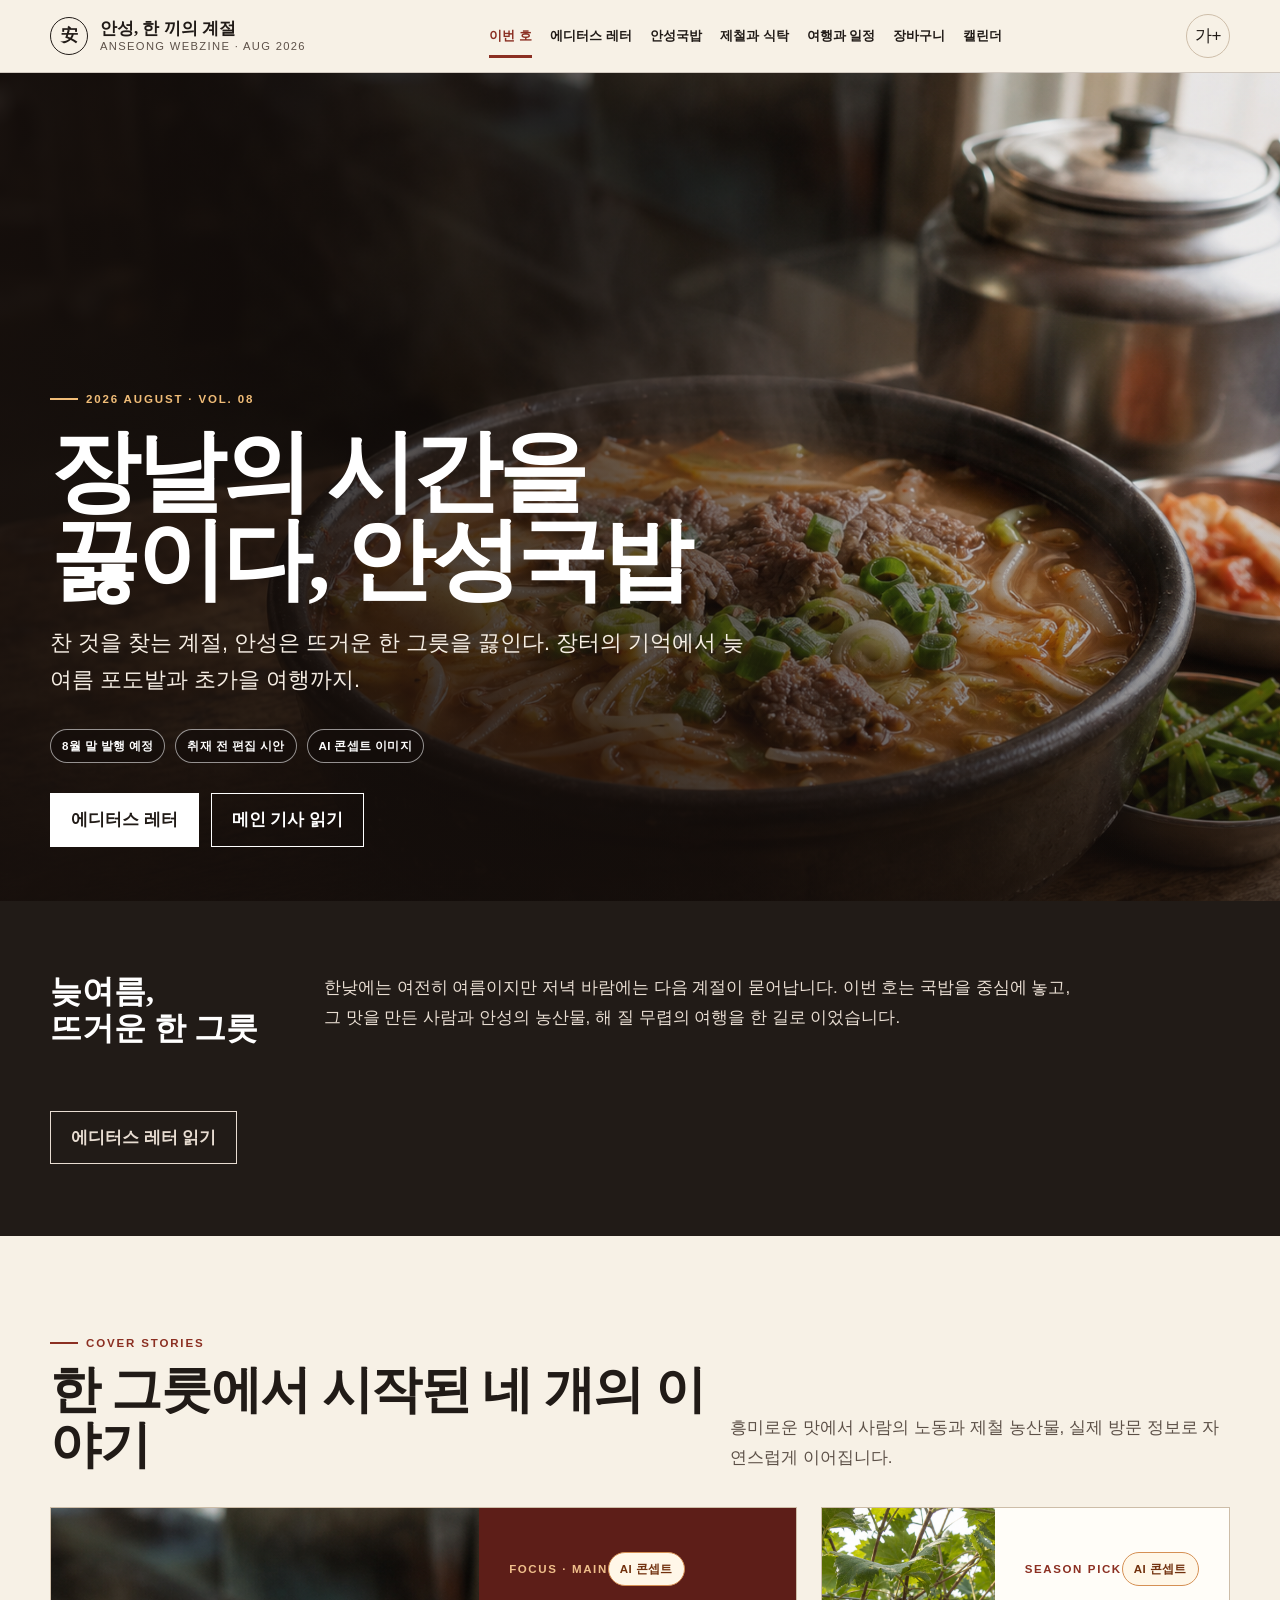
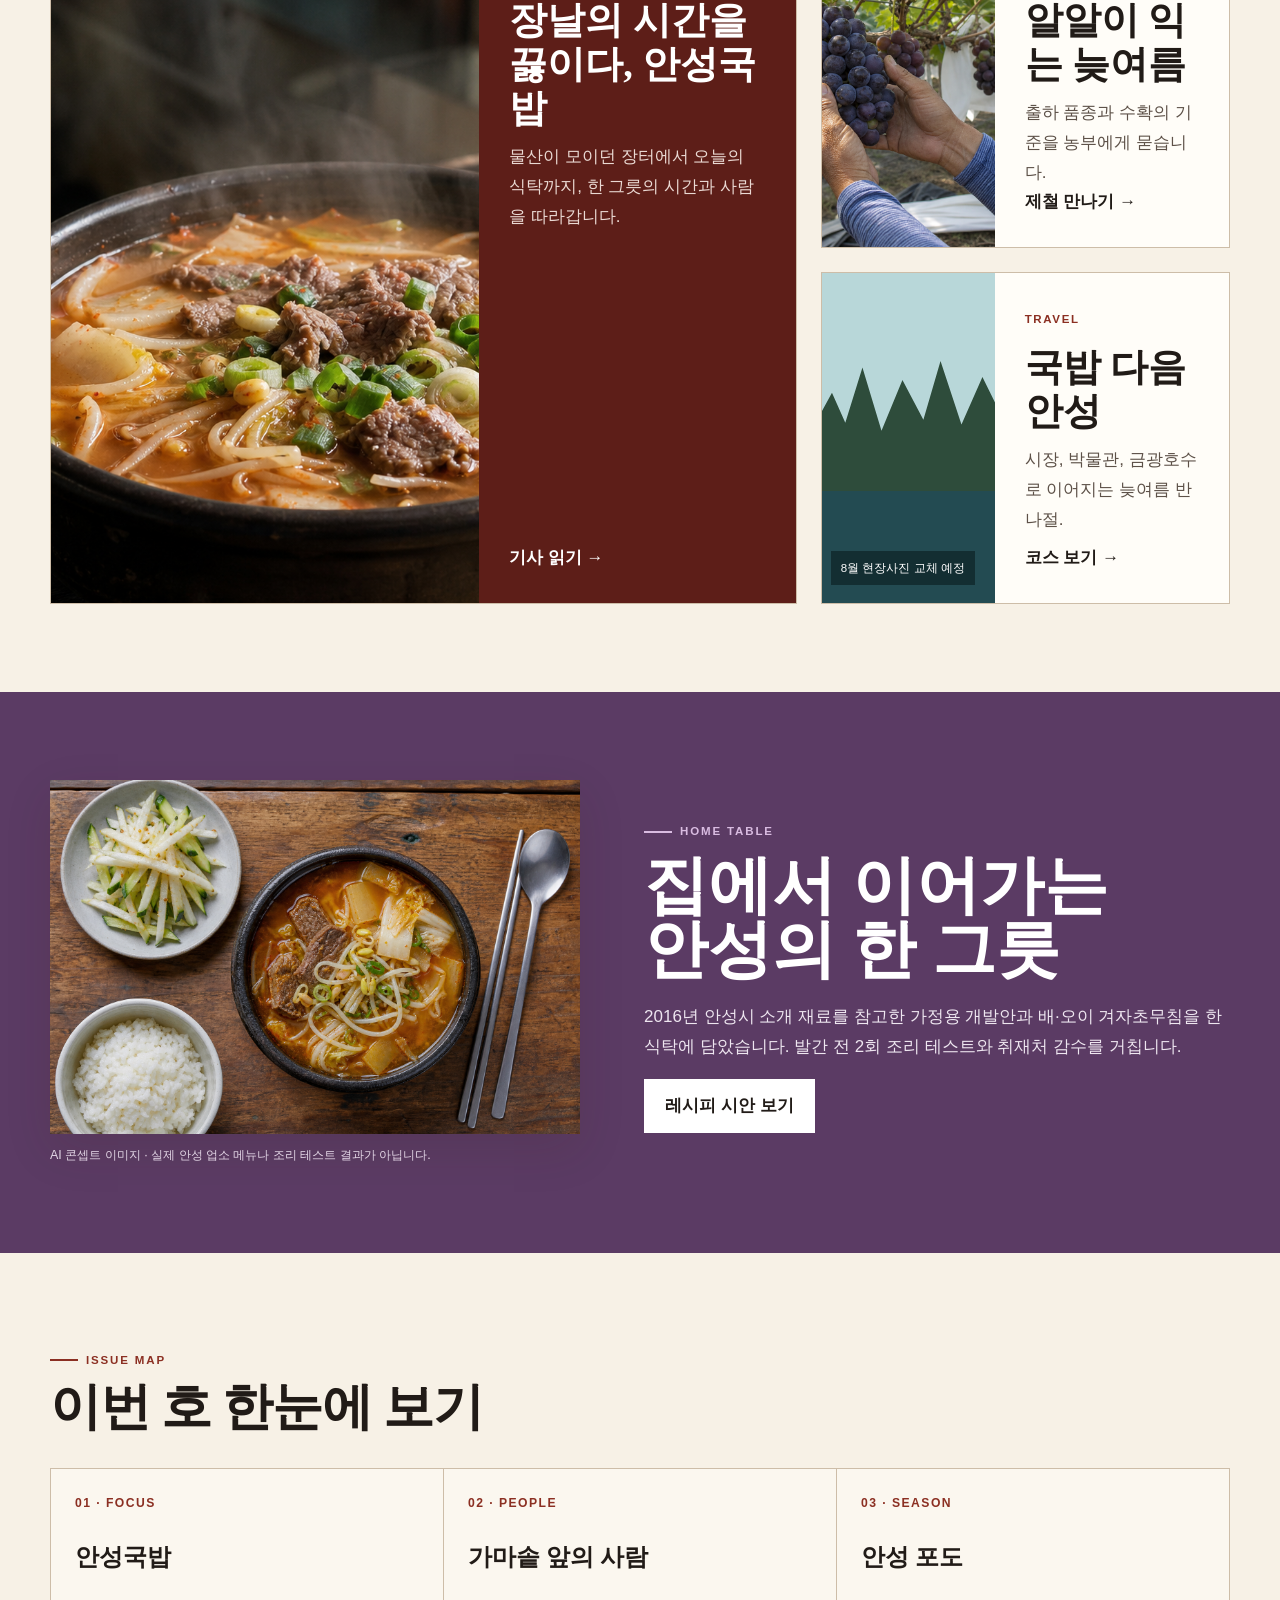
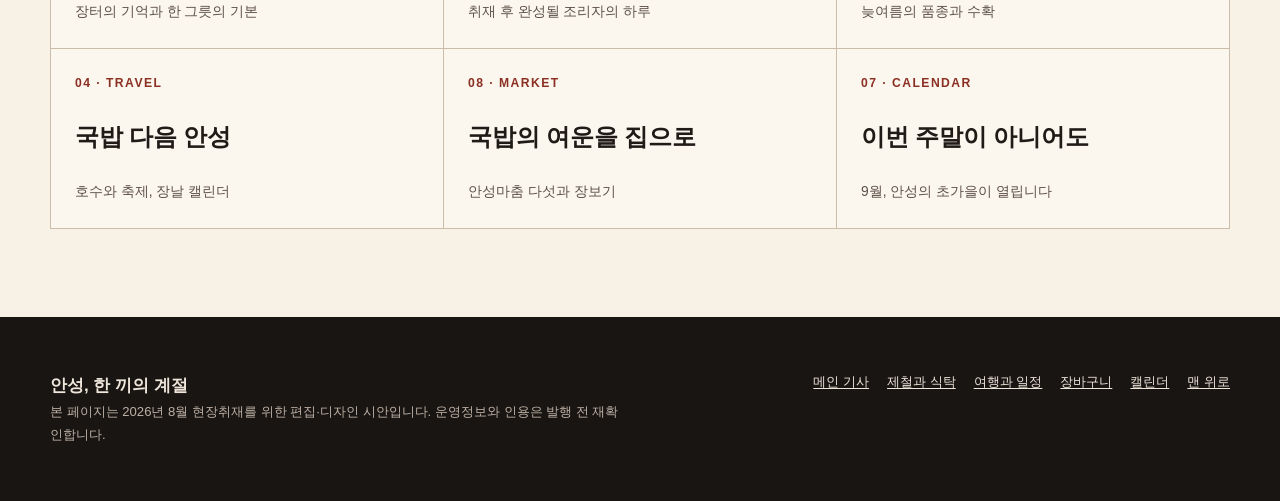
<file: index.html>
<!doctype html>
<html lang="ko">
<head>
  <meta charset="utf-8">
  <meta name="viewport" content="width=device-width, initial-scale=1">
  <meta name="description" content="안성국밥에서 포도밭과 금광호수까지 이어지는 2026년 8월 안성 웹진">
  <meta property="og:title" content="안성, 한 끼의 계절 — 2026년 8월호">
  <meta property="og:description" content="안성국밥에서 포도밭과 금광호수까지 이어지는 늦여름 웹진">
  <meta property="og:type" content="website">
  <meta property="og:url" content="https://vidavida1970.github.io/Webzine/">
  <meta property="og:image" content="https://vidavida1970.github.io/Webzine/assets/images/anseong-gukbap-ai.png">
  <title>안성, 한 끼의 계절 — 2026년 8월호</title>
  <link rel="icon" href="favicon.svg" type="image/svg+xml">
  <link rel="stylesheet" href="styles.css">
  <script src="script.js" defer></script>
</head>
<body data-page="home">
  <a class="skip-link" href="#main">본문 바로가기</a>
  <div class="reading-progress" aria-hidden="true"></div>
  <header class="site-header">
    <div class="header-inner">
      <a class="brand" href="index.html" aria-label="안성 웹진 8월호 홈">
        <span class="brand-mark" aria-hidden="true">安</span><span class="brand-copy"><strong>안성, 한 끼의 계절</strong><small>ANSEONG WEBZINE · AUG 2026</small></span>
      </a>
      <nav class="primary-nav" aria-label="주요 메뉴">
        <a href="index.html" aria-current="page">이번 호</a><a href="letter.html">에디터스 레터</a><a href="focus.html">안성국밥</a><a href="season.html">제철과 식탁</a><a href="travel.html">여행과 일정</a><a href="market.html">장바구니</a><a href="calendar.html">캘린더</a>
      </nav>
      <div class="header-tools">
        <button class="type-control" type="button" aria-label="본문 글자 크게 보기" aria-pressed="false">가+</button>
        <button class="menu-toggle" type="button" aria-label="메뉴 열기" aria-expanded="false">메뉴</button>
      </div>
    </div>
  </header>
  <main id="main">
    <section class="hero-home" aria-labelledby="cover-title">
      <div class="shell">
        <span class="issue-kicker">2026 August · Vol. 08</span>
        <h1 class="display-title" id="cover-title">장날의 시간을<br>끓이다, 안성국밥</h1>
        <p class="hero-lead">찬 것을 찾는 계절, 안성은 뜨거운 한 그릇을 끓인다. 장터의 기억에서 늦여름 포도밭과 초가을 여행까지.</p>
        <div class="hero-meta"><span class="chip">8월 말 발행 예정</span><span class="chip">취재 전 편집 시안</span><span class="chip">AI 콘셉트 이미지</span></div>
        <div class="hero-actions"><a class="button button-light" href="letter.html">에디터스 레터</a><a class="button button-ghost" href="focus.html">메인 기사 읽기</a></div>
      </div>
    </section>

    <section class="editor-note">
      <div class="shell"><h2>늦여름,<br>뜨거운 한 그릇</h2><p>한낮에는 여전히 여름이지만 저녁 바람에는 다음 계절이 묻어납니다. 이번 호는 국밥을 중심에 놓고, 그 맛을 만든 사람과 안성의 농산물, 해 질 무렵의 여행을 한 길로 이었습니다.</p><p><a class="button button-ghost" href="letter.html">에디터스 레터 읽기</a></p></div>
    </section>

    <section class="section shell" id="contents">
      <div class="section-head"><div><span class="section-kicker">Cover Stories</span><h2>한 그릇에서 시작된 네 개의 이야기</h2></div><p>흥미로운 맛에서 사람의 노동과 제철 농산물, 실제 방문 정보로 자연스럽게 이어집니다.</p></div>
      <div class="story-grid">
        <a class="story-card story-feature" href="focus.html"><img src="assets/images/anseong-gukbap-ai.png" alt="김이 오르는 붉은 국물의 소고기 국밥 콘셉트 이미지" width="1672" height="941"><div class="story-card-copy"><div><span class="card-label">FOCUS · MAIN</span><span class="chip chip-ai">AI 콘셉트</span><h3>장날의 시간을 끓이다, 안성국밥</h3><p>물산이 모이던 장터에서 오늘의 식탁까지, 한 그릇의 시간과 사람을 따라갑니다.</p></div><strong>기사 읽기 →</strong></div></a>
        <a class="story-card story-card-small" href="season.html"><img src="assets/images/anseong-grape-ai.png" alt="포도밭에서 포도송이를 살피는 농부의 손을 표현한 콘셉트 이미지" width="1536" height="1024"><div class="story-card-copy"><div><span class="card-label">SEASON PICK</span><span class="chip chip-ai">AI 콘셉트</span><h3>알알이 익는 늦여름</h3><p>출하 품종과 수확의 기준을 농부에게 묻습니다.</p></div><strong>제철 만나기 →</strong></div></a>
        <a class="story-card story-card-small" href="travel.html"><div class="lake-art" role="img" aria-label="금광호수 현장사진을 대신하는 추상적 수변 풍경 자리표시자"></div><div class="story-card-copy"><div><span class="card-label">TRAVEL</span><h3>국밥 다음 안성</h3><p>시장, 박물관, 금광호수로 이어지는 늦여름 반나절.</p></div><strong>코스 보기 →</strong></div></a>
      </div>
    </section>

    <section class="season-band section">
      <div class="shell season-layout">
        <figure><img src="assets/images/gukbap-pairing-ai.png" alt="국밥과 밥, 배와 오이를 활용한 초무침 콘셉트 상차림" width="1536" height="1024"><figcaption>AI 콘셉트 이미지 · 실제 안성 업소 메뉴나 조리 테스트 결과가 아닙니다.</figcaption></figure>
        <div class="season-copy"><span class="section-kicker">Home Table</span><h2>집에서 이어가는<br>안성의 한 그릇</h2><p>2016년 안성시 소개 재료를 참고한 가정용 개발안과 배·오이 겨자초무침을 한 식탁에 담았습니다. 발간 전 2회 조리 테스트와 취재처 감수를 거칩니다.</p><a class="button button-light" href="season.html#recipe">레시피 시안 보기</a></div>
      </div>
    </section>

    <section class="section shell">
      <div class="section-head"><div><span class="section-kicker">Issue Map</span><h2>이번 호 한눈에 보기</h2></div></div>
      <nav class="issue-map" aria-label="이번 호 기사 목록">
        <a href="focus.html"><b>01 · FOCUS</b><strong>안성국밥</strong><span>장터의 기억과 한 그릇의 기본</span></a>
        <a href="focus.html#people"><b>02 · PEOPLE</b><strong>가마솥 앞의 사람</strong><span>취재 후 완성될 조리자의 하루</span></a>
        <a href="season.html"><b>03 · SEASON</b><strong>안성 포도</strong><span>늦여름의 품종과 수확</span></a>
        <a href="travel.html"><b>04 · TRAVEL</b><strong>국밥 다음 안성</strong><span>호수와 축제, 장날 캘린더</span></a>
        <a href="market.html"><b>08 · MARKET</b><strong>국밥의 여운을 집으로</strong><span>안성마춤 다섯과 장보기</span></a>
        <a href="calendar.html"><b>07 · CALENDAR</b><strong>이번 주말이 아니어도</strong><span>9월, 안성의 초가을이 열립니다</span></a>
      </nav>
    </section>
  </main>
  <footer class="site-footer"><div class="footer-inner"><div><strong>안성, 한 끼의 계절</strong><p>본 페이지는 2026년 8월 현장취재를 위한 편집·디자인 시안입니다. 운영정보와 인용은 발행 전 재확인합니다.</p></div><div class="footer-links"><a href="focus.html">메인 기사</a><a href="season.html">제철과 식탁</a><a href="travel.html">여행과 일정</a><a href="market.html">장바구니</a><a href="calendar.html">캘린더</a><a href="#main">맨 위로</a></div></div></footer>
</body>
</html>
</file>
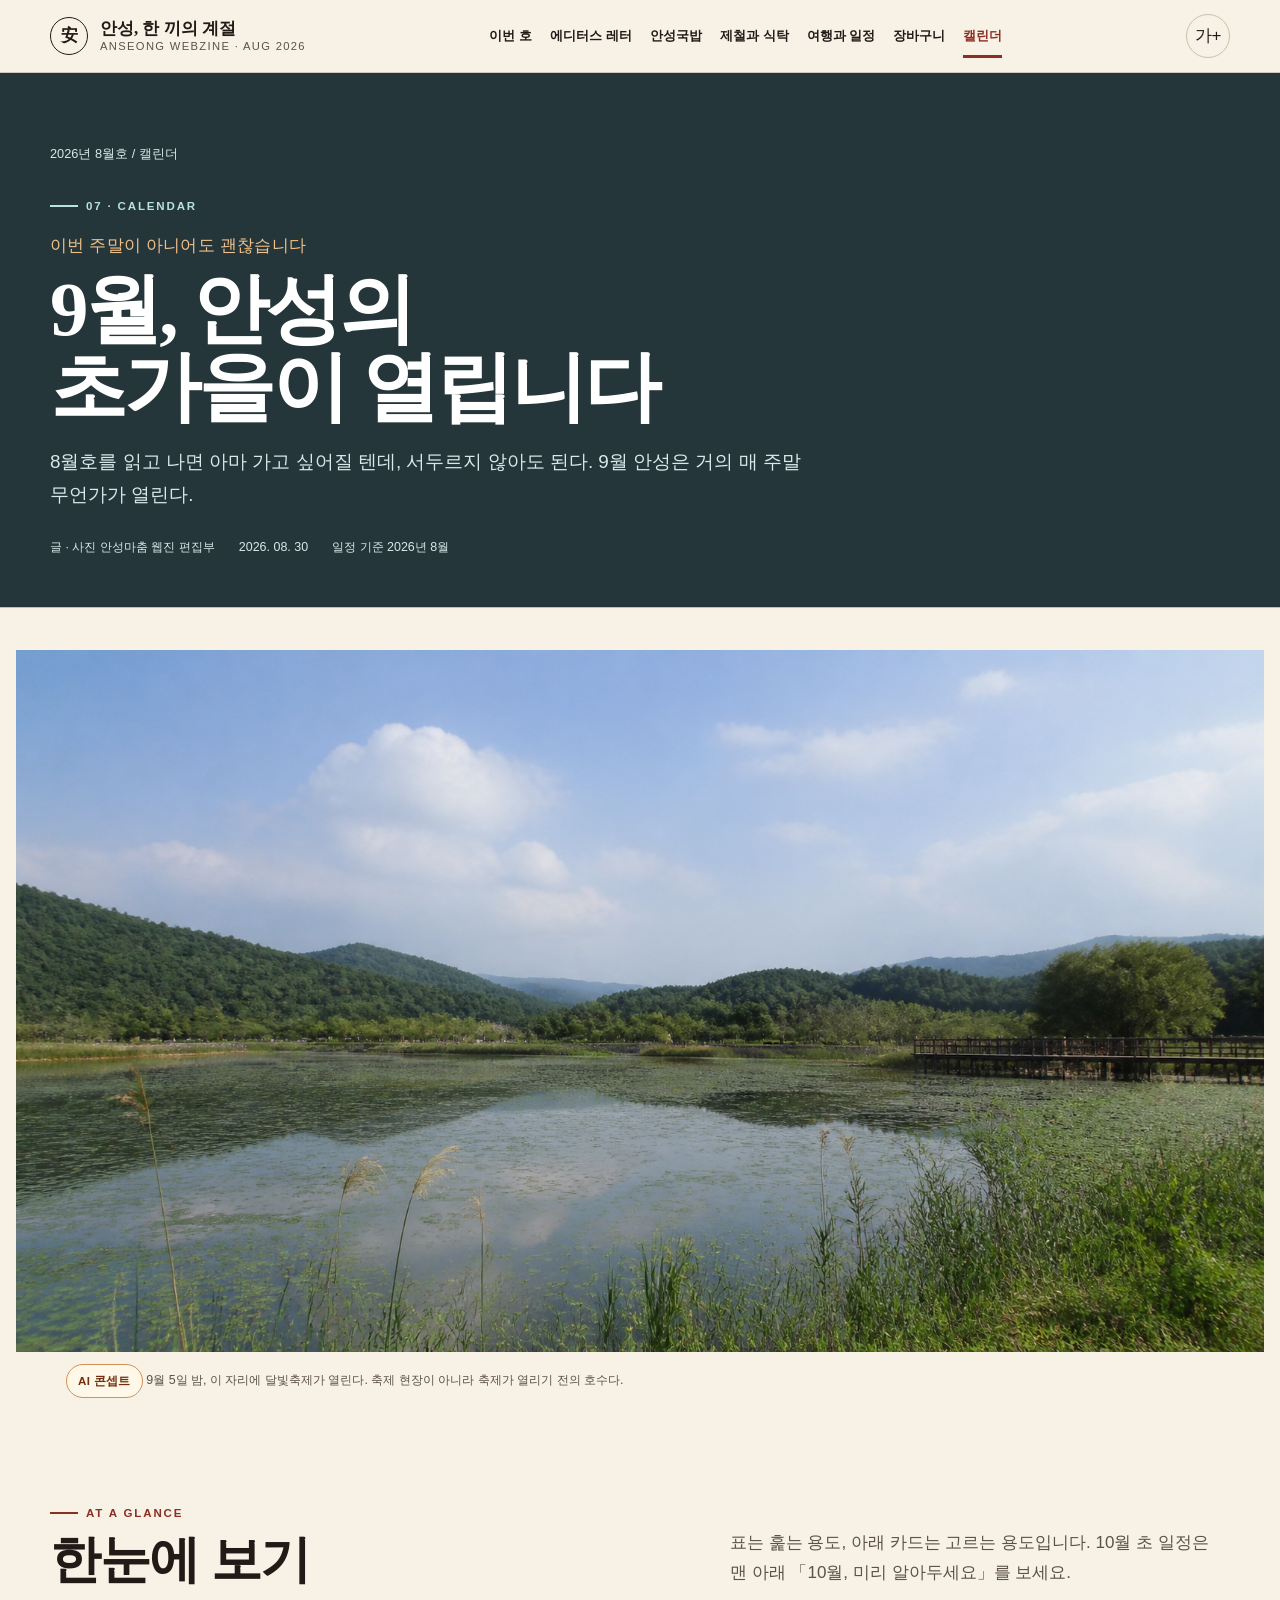
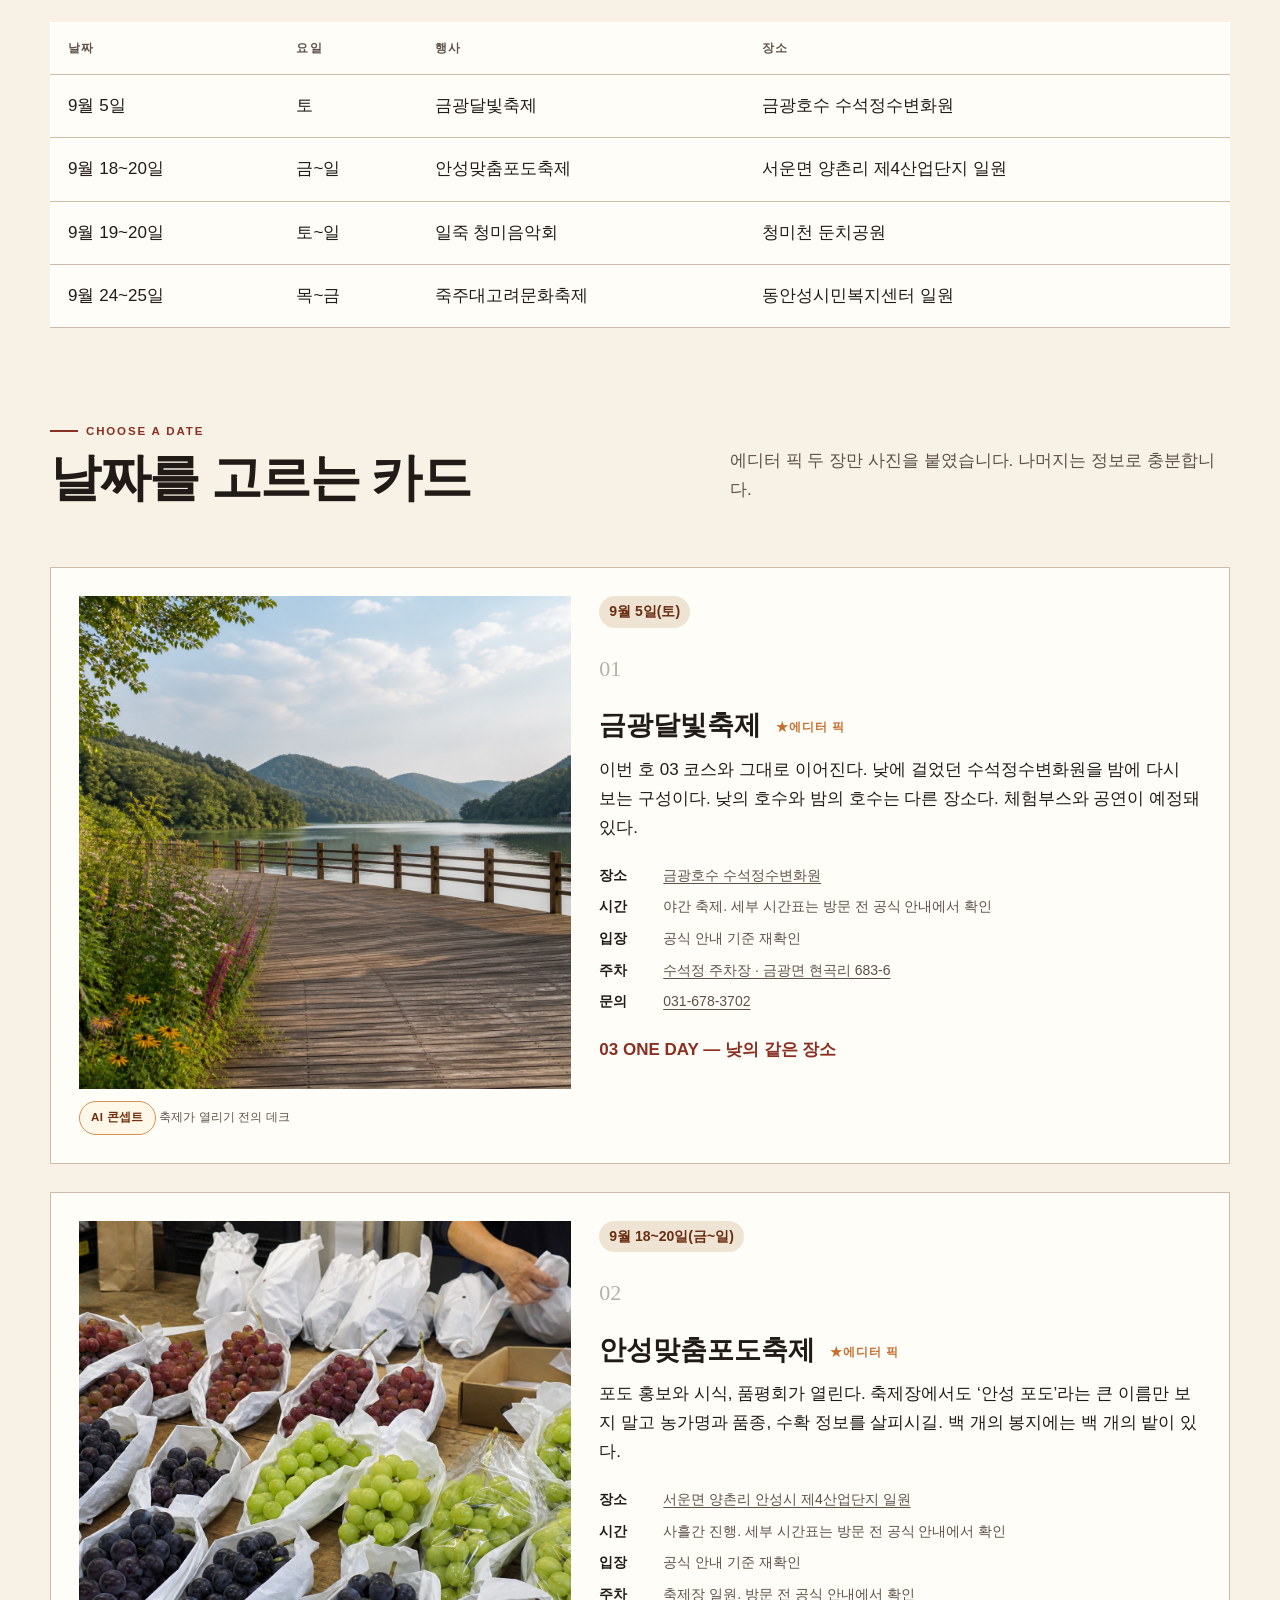
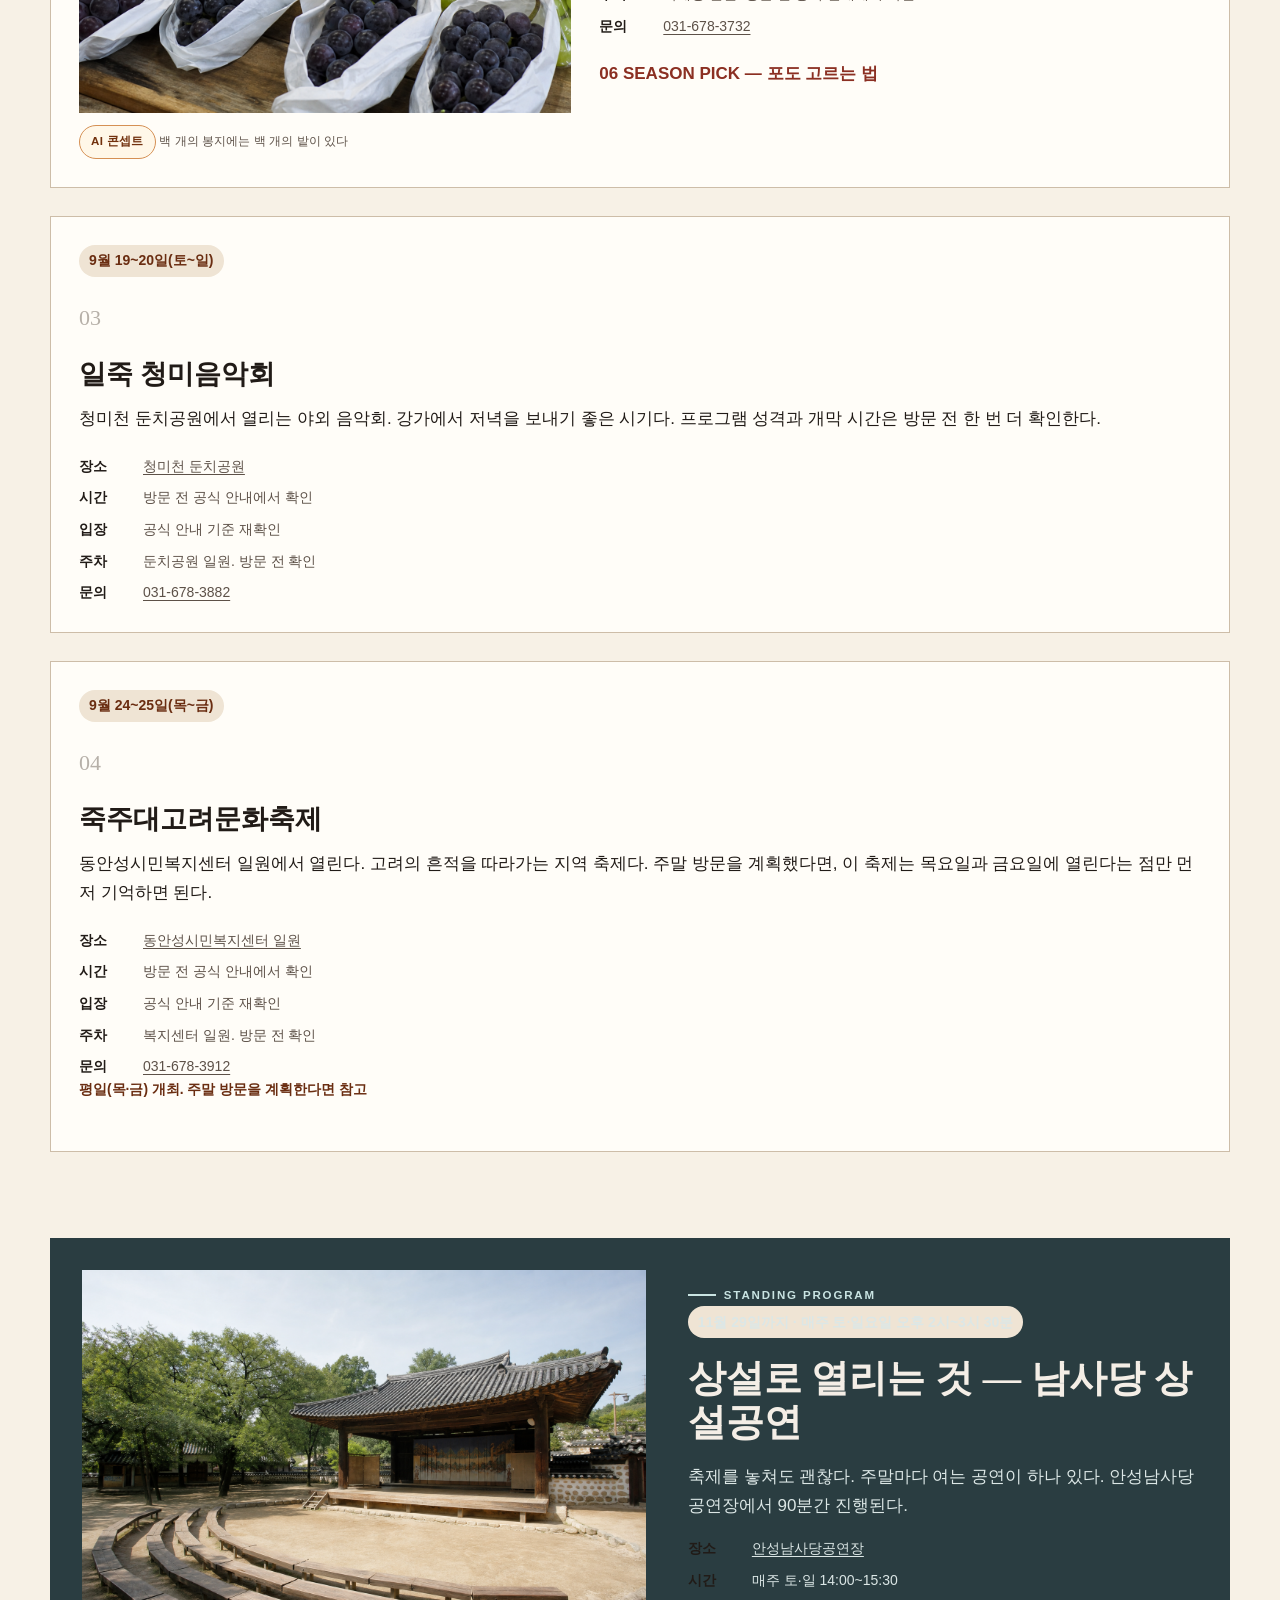
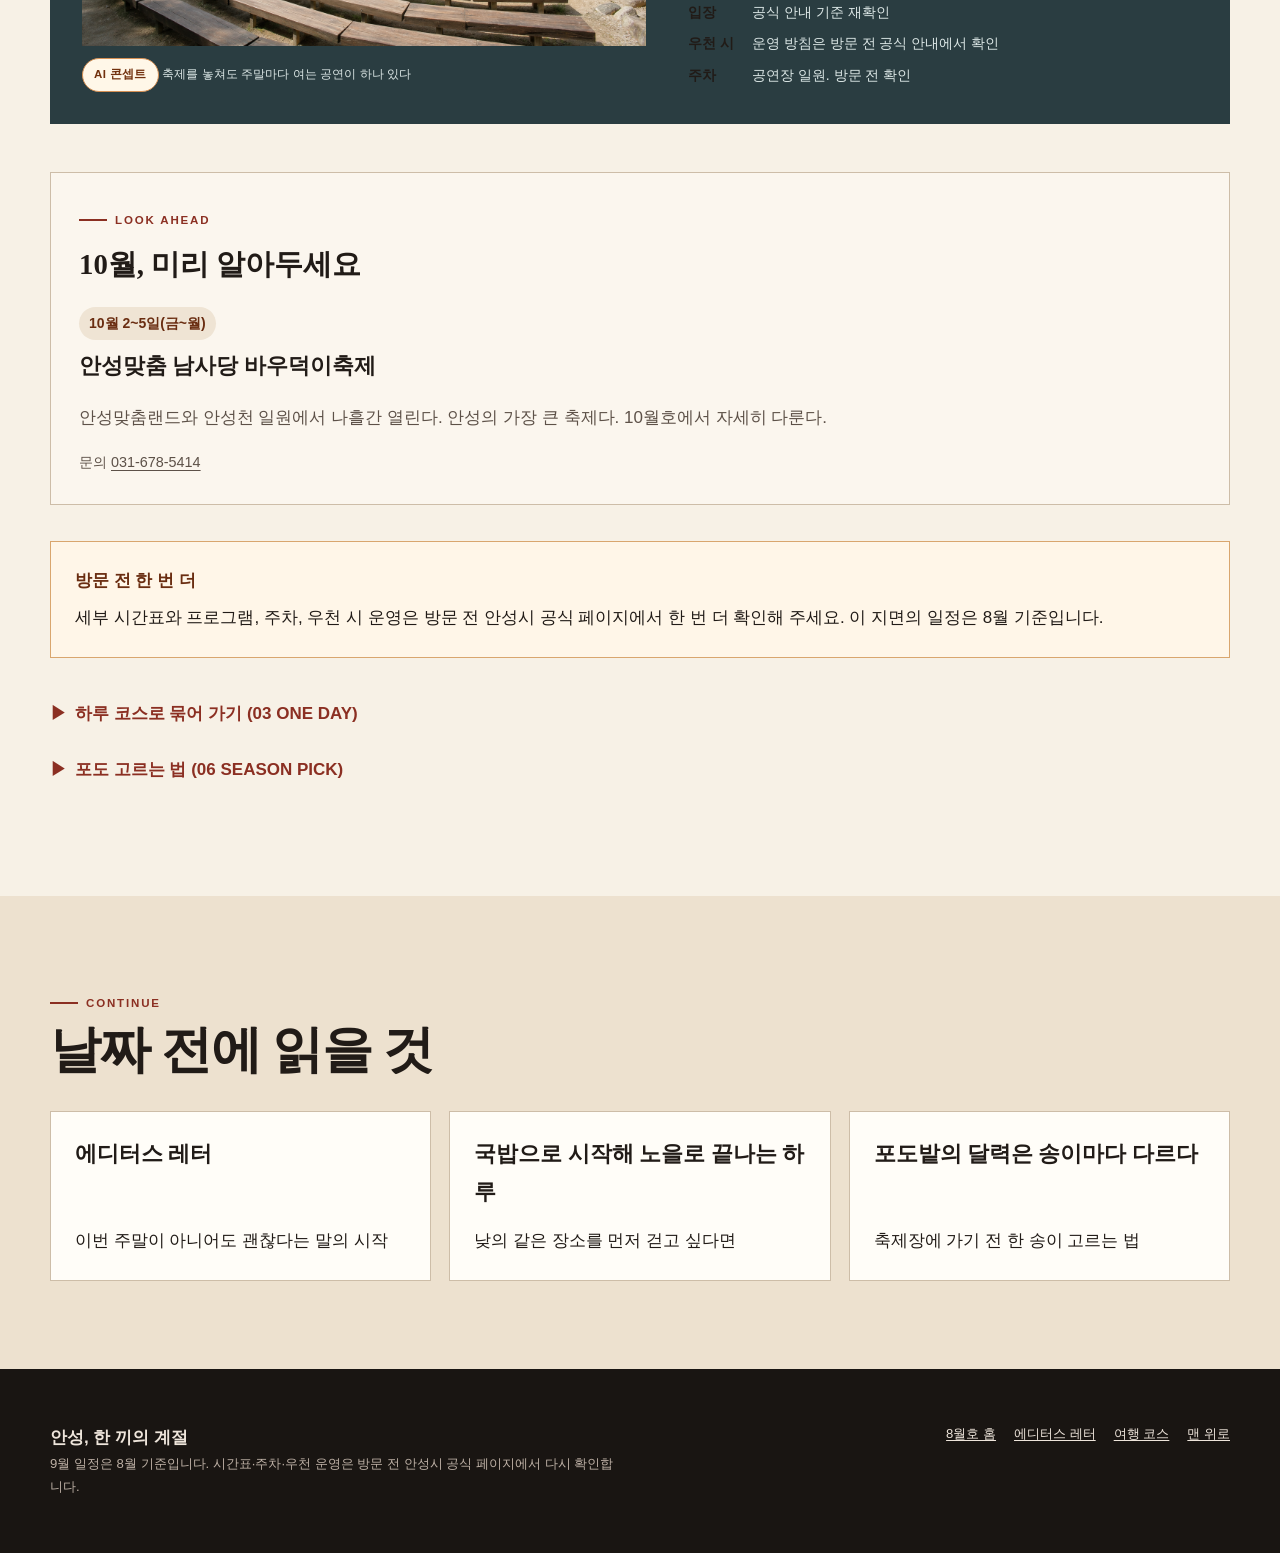
<file: calendar.html>
<!doctype html>
<html lang="ko">
<head>
  <meta charset="utf-8">
  <meta name="viewport" content="width=device-width, initial-scale=1">
  <title>CALENDAR — 이번 주말이 아니어도 괜찮습니다</title>
  <meta name="description" content="9월, 안성의 초가을이 열립니다. 금광달빛축제부터 포도축제, 남사당 상설공연까지 한눈에 고르는 8월호 캘린더.">
  <link rel="canonical" href="https://vidavida1970.github.io/Webzine/calendar.html">
  <meta property="og:type" content="article">
  <meta property="og:locale" content="ko_KR">
  <meta property="og:site_name" content="안성마춤 웹진">
  <meta property="og:title" content="이번 주말이 아니어도 괜찮습니다">
  <meta property="og:description" content="9월, 안성의 초가을이 열립니다. 표로 훑고 카드로 고르는 8월호 캘린더.">
  <meta property="og:url" content="https://vidavida1970.github.io/Webzine/calendar.html">
  <meta property="og:image" content="https://vidavida1970.github.io/Webzine/assets/images/og-calendar.jpg">
  <meta name="twitter:card" content="summary_large_image">
  <meta name="twitter:title" content="이번 주말이 아니어도 괜찮습니다">
  <meta name="twitter:description" content="9월, 안성의 초가을이 열립니다. 표로 훑고 카드로 고르는 8월호 캘린더.">
  <meta name="twitter:image" content="https://vidavida1970.github.io/Webzine/assets/images/og-calendar.jpg">
  <link rel="icon" href="favicon.svg" type="image/svg+xml">
  <link rel="stylesheet" href="styles.css">
  <script src="script.js" defer></script>
</head>
<body data-page="calendar">
  <a class="skip-link" href="#main">본문 바로가기</a>
  <div class="reading-progress" aria-hidden="true"></div>
  <header class="site-header">
    <div class="header-inner">
      <a class="brand" href="index.html" aria-label="안성 웹진 8월호 홈">
        <span class="brand-mark" aria-hidden="true">安</span>
        <span class="brand-copy"><strong>안성, 한 끼의 계절</strong><small>ANSEONG WEBZINE · AUG 2026</small></span>
      </a>
      <nav class="primary-nav" aria-label="주요 메뉴">
        <a href="index.html">이번 호</a>
        <a href="letter.html">에디터스 레터</a>
        <a href="focus.html">안성국밥</a>
        <a href="season.html">제철과 식탁</a>
        <a href="travel.html">여행과 일정</a>
        <a href="market.html">장바구니</a>
        <a href="calendar.html" aria-current="page">캘린더</a>
      </nav>
      <div class="header-tools">
        <button class="type-control" type="button" aria-label="본문 글자 크게 보기" aria-pressed="false">가+</button>
        <button class="menu-toggle" type="button" aria-label="메뉴 열기" aria-expanded="false">메뉴</button>
      </div>
    </div>
  </header>

  <main id="main">
    <header class="page-hero calendar-hero">
      <div class="shell">
        <nav class="breadcrumbs" aria-label="현재 위치"><a href="index.html">2026년 8월호</a> / 캘린더</nav>
        <span class="section-kicker">07 · Calendar</span>
        <p class="calendar-kicker">이번 주말이 아니어도 괜찮습니다</p>
        <h1>9월, 안성의<br>초가을이 열립니다</h1>
        <p class="page-deck">8월호를 읽고 나면 아마 가고 싶어질 텐데, 서두르지 않아도 된다. 9월 안성은 거의 매 주말 무언가가 열린다.</p>
        <div class="page-meta">
          <span>글 · 사진 안성마춤 웹진 편집부</span>
          <span>2026. 08. 30</span>
          <span>일정 기준 2026년 8월</span>
        </div>
      </div>
    </header>

    <figure class="hero-figure calendar-bleed">
      <img src="assets/images/calendar-lake-hero-ai.png" alt="축제가 열리기 전의 호수와 수변 데크를 표현한 콘셉트 이미지" width="1376" height="768">
      <figcaption><span class="chip chip-ai">AI 콘셉트</span> 9월 5일 밤, 이 자리에 달빛축제가 열린다. 축제 현장이 아니라 축제가 열리기 전의 호수다.</figcaption>
    </figure>

    <div class="content-shell calendar-page">
      <section class="glance" aria-labelledby="glance-title">
        <div class="section-head">
          <div>
            <span class="section-kicker">At a Glance</span>
            <h2 id="glance-title">한눈에 보기</h2>
          </div>
          <p>표는 훑는 용도, 아래 카드는 고르는 용도입니다. 10월 초 일정은 맨 아래 「10월, 미리 알아두세요」를 보세요.</p>
        </div>
        <div class="glance-wrap">
          <table class="glance-table">
            <caption class="visually-hidden">2026년 9월 안성 주요 행사</caption>
            <thead>
              <tr>
                <th scope="col">날짜</th>
                <th scope="col">요일</th>
                <th scope="col">행사</th>
                <th scope="col">장소</th>
              </tr>
            </thead>
            <tbody>
              <tr>
                <td>9월 5일</td>
                <td>토</td>
                <td>금광달빛축제</td>
                <td>금광호수 수석정수변화원</td>
              </tr>
              <tr>
                <td>9월 18~20일</td>
                <td>금~일</td>
                <td>안성맞춤포도축제</td>
                <td>서운면 양촌리 제4산업단지 일원</td>
              </tr>
              <tr>
                <td>9월 19~20일</td>
                <td>토~일</td>
                <td>일죽 청미음악회</td>
                <td>청미천 둔치공원</td>
              </tr>
              <tr>
                <td>9월 24~25일</td>
                <td>목~금</td>
                <td>죽주대고려문화축제</td>
                <td>동안성시민복지센터 일원</td>
              </tr>
            </tbody>
          </table>
        </div>
      </section>

      <section class="event-list" aria-labelledby="event-list-title">
        <div class="section-head">
          <div>
            <span class="section-kicker">Choose a Date</span>
            <h2 id="event-list-title">날짜를 고르는 카드</h2>
          </div>
          <p>에디터 픽 두 장만 사진을 붙였습니다. 나머지는 정보로 충분합니다.</p>
        </div>

        <article class="event-card event-card-pick" id="geumgwang">
          <figure>
            <img src="assets/images/calendar-deck-ai.png" alt="축제가 열리기 전의 호숫가 데크를 표현한 콘셉트 이미지" width="1024" height="1024">
            <figcaption><span class="chip chip-ai">AI 콘셉트</span> 축제가 열리기 전의 데크</figcaption>
          </figure>
          <div class="event-copy">
            <p class="date-badge">9월 5일(토)</p>
            <p class="event-num">01</p>
            <h3>금광달빛축제 <span class="pick-mark">에디터 픽</span></h3>
            <p>이번 호 03 코스와 그대로 이어진다. 낮에 걸었던 수석정수변화원을 밤에 다시 보는 구성이다. 낮의 호수와 밤의 호수는 다른 장소다. 체험부스와 공연이 예정돼 있다.</p>
            <dl class="event-meta">
              <div><dt>장소</dt><dd><a href="https://map.naver.com/p/search/%EA%B8%88%EA%B4%91%ED%98%B8%EC%88%98%20%EC%88%98%EC%84%9D%EC%A0%95%EC%88%98%EB%B3%80%ED%99%94%EC%9B%90" target="_blank" rel="noopener">금광호수 수석정수변화원</a></dd></div>
              <div><dt>시간</dt><dd>야간 축제. 세부 시간표는 방문 전 공식 안내에서 확인</dd></div>
              <div><dt>입장</dt><dd>공식 안내 기준 재확인</dd></div>
              <div><dt>주차</dt><dd><a href="https://map.naver.com/p/search/%EA%B8%88%EA%B4%91%EB%A9%B4%20%ED%98%84%EA%B3%A1%EB%A6%AC%20683-6" target="_blank" rel="noopener">수석정 주차장 · 금광면 현곡리 683-6</a></dd></div>
              <div><dt>문의</dt><dd><a href="tel:031-678-3702">031-678-3702</a></dd></div>
            </dl>
            <a class="event-link" href="travel.html">03 ONE DAY — 낮의 같은 장소</a>
          </div>
        </article>

        <article class="event-card event-card-pick" id="grape">
          <figure>
            <img src="assets/images/calendar-grape-ai.png" alt="축제장이 아니라 평상시 매대의 포도를 표현한 콘셉트 이미지" width="1024" height="1024">
            <figcaption><span class="chip chip-ai">AI 콘셉트</span> 백 개의 봉지에는 백 개의 밭이 있다</figcaption>
          </figure>
          <div class="event-copy">
            <p class="date-badge">9월 18~20일(금~일)</p>
            <p class="event-num">02</p>
            <h3>안성맞춤포도축제 <span class="pick-mark">에디터 픽</span></h3>
            <p>포도 홍보와 시식, 품평회가 열린다. 축제장에서도 ‘안성 포도’라는 큰 이름만 보지 말고 농가명과 품종, 수확 정보를 살피시길. 백 개의 봉지에는 백 개의 밭이 있다.</p>
            <dl class="event-meta">
              <div><dt>장소</dt><dd><a href="https://map.naver.com/p/search/%EC%95%88%EC%84%B1%EC%8B%9C%20%EC%A0%9C4%EC%82%B0%EC%97%85%EB%8B%A8%EC%A7%80" target="_blank" rel="noopener">서운면 양촌리 안성시 제4산업단지 일원</a></dd></div>
              <div><dt>시간</dt><dd>사흘간 진행. 세부 시간표는 방문 전 공식 안내에서 확인</dd></div>
              <div><dt>입장</dt><dd>공식 안내 기준 재확인</dd></div>
              <div><dt>주차</dt><dd>축제장 일원. 방문 전 공식 안내에서 확인</dd></div>
              <div><dt>문의</dt><dd><a href="tel:031-678-3732">031-678-3732</a></dd></div>
            </dl>
            <a class="event-link" href="season.html">06 SEASON PICK — 포도 고르는 법</a>
          </div>
        </article>

        <article class="event-card" id="cheongmi">
          <div class="event-copy">
            <p class="date-badge">9월 19~20일(토~일)</p>
            <p class="event-num">03</p>
            <h3>일죽 청미음악회</h3>
            <p>청미천 둔치공원에서 열리는 야외 음악회. 강가에서 저녁을 보내기 좋은 시기다. 프로그램 성격과 개막 시간은 방문 전 한 번 더 확인한다.</p>
            <dl class="event-meta">
              <div><dt>장소</dt><dd><a href="https://map.naver.com/p/search/%EC%B2%AD%EB%AF%B8%EC%B2%9C%20%EB%91%94%EC%B9%98%EA%B3%B5%EC%9B%90" target="_blank" rel="noopener">청미천 둔치공원</a></dd></div>
              <div><dt>시간</dt><dd>방문 전 공식 안내에서 확인</dd></div>
              <div><dt>입장</dt><dd>공식 안내 기준 재확인</dd></div>
              <div><dt>주차</dt><dd>둔치공원 일원. 방문 전 확인</dd></div>
              <div><dt>문의</dt><dd><a href="tel:031-678-3882">031-678-3882</a></dd></div>
            </dl>
          </div>
        </article>

        <article class="event-card" id="jukju">
          <div class="event-copy">
            <p class="date-badge">9월 24~25일(목~금)</p>
            <p class="event-num">04</p>
            <h3>죽주대고려문화축제</h3>
            <p>동안성시민복지센터 일원에서 열린다. 고려의 흔적을 따라가는 지역 축제다. 주말 방문을 계획했다면, 이 축제는 목요일과 금요일에 열린다는 점만 먼저 기억하면 된다.</p>
            <dl class="event-meta">
              <div><dt>장소</dt><dd><a href="https://map.naver.com/p/search/%EB%8F%99%EC%95%88%EC%84%B1%EC%8B%9C%EB%AF%BC%EB%B3%B5%EC%A7%80%EC%84%BC%ED%84%B0" target="_blank" rel="noopener">동안성시민복지센터 일원</a></dd></div>
              <div><dt>시간</dt><dd>방문 전 공식 안내에서 확인</dd></div>
              <div><dt>입장</dt><dd>공식 안내 기준 재확인</dd></div>
              <div><dt>주차</dt><dd>복지센터 일원. 방문 전 확인</dd></div>
              <div><dt>문의</dt><dd><a href="tel:031-678-3912">031-678-3912</a></dd></div>
            </dl>
            <p class="weekday-note">평일(목·금) 개최. 주말 방문을 계획한다면 참고</p>
          </div>
        </article>
      </section>

      <section class="standing-show" id="namsadang" aria-labelledby="standing-title">
        <figure>
          <img src="assets/images/calendar-namsadang-ai.png" alt="공연이 시작되기 전의 남사당 공연장 외관을 표현한 콘셉트 이미지" width="1376" height="768">
          <figcaption><span class="chip chip-ai">AI 콘셉트</span> 축제를 놓쳐도 주말마다 여는 공연이 하나 있다</figcaption>
        </figure>
        <div>
          <span class="section-kicker">Standing Program</span>
          <p class="date-badge">11월 29일까지 · 매주 토·일요일 오후 2시~3시 30분</p>
          <h2 id="standing-title">상설로 열리는 것 — 남사당 상설공연</h2>
          <p>축제를 놓쳐도 괜찮다. 주말마다 여는 공연이 하나 있다. 안성남사당공연장에서 90분간 진행된다.</p>
          <dl class="event-meta">
            <div><dt>장소</dt><dd><a href="https://map.naver.com/p/search/%EC%95%88%EC%84%B1%EB%82%A8%EC%82%AC%EB%8B%B9%EA%B3%B5%EC%97%B0%EC%9E%A5" target="_blank" rel="noopener">안성남사당공연장</a></dd></div>
            <div><dt>시간</dt><dd>매주 토·일 14:00~15:30</dd></div>
            <div><dt>입장</dt><dd>공식 안내 기준 재확인</dd></div>
            <div><dt>우천 시</dt><dd>운영 방침은 방문 전 공식 안내에서 확인</dd></div>
            <div><dt>주차</dt><dd>공연장 일원. 방문 전 확인</dd></div>
          </dl>
        </div>
      </section>

      <section class="october-note" id="october" aria-labelledby="october-title">
        <span class="section-kicker">Look Ahead</span>
        <h2 id="october-title">10월, 미리 알아두세요</h2>
        <p class="date-badge">10월 2~5일(금~월)</p>
        <h3>안성맞춤 남사당 바우덕이축제</h3>
        <p>안성맞춤랜드와 안성천 일원에서 나흘간 열린다. 안성의 가장 큰 축제다. 10월호에서 자세히 다룬다.</p>
        <p class="event-inquiry">문의 <a href="tel:031-678-5414">031-678-5414</a></p>
      </section>

      <div class="notice calendar-notice">
        <strong>방문 전 한 번 더</strong>
        세부 시간표와 프로그램, 주차, 우천 시 운영은 방문 전 안성시 공식 페이지에서 한 번 더 확인해 주세요. 이 지면의 일정은 8월 기준입니다.
      </div>

      <nav class="calendar-continue" aria-label="이어서 읽기">
        <a href="travel.html"><span>▶</span> 하루 코스로 묶어 가기 (03 ONE DAY)</a>
        <a href="season.html"><span>▶</span> 포도 고르는 법 (06 SEASON PICK)</a>
      </nav>
    </div>

    <section class="related section">
      <div class="shell">
        <div class="section-head"><div><span class="section-kicker">Continue</span><h2>날짜 전에 읽을 것</h2></div></div>
        <div class="related-grid">
          <a href="letter.html"><strong>에디터스 레터</strong><span>이번 주말이 아니어도 괜찮다는 말의 시작</span></a>
          <a href="travel.html"><strong>국밥으로 시작해 노을로 끝나는 하루</strong><span>낮의 같은 장소를 먼저 걷고 싶다면</span></a>
          <a href="season.html"><strong>포도밭의 달력은 송이마다 다르다</strong><span>축제장에 가기 전 한 송이 고르는 법</span></a>
        </div>
      </div>
    </section>
  </main>

  <footer class="site-footer">
    <div class="footer-inner">
      <div>
        <strong>안성, 한 끼의 계절</strong>
        <p>9월 일정은 8월 기준입니다. 시간표·주차·우천 운영은 방문 전 안성시 공식 페이지에서 다시 확인합니다.</p>
      </div>
      <div class="footer-links">
        <a href="index.html">8월호 홈</a>
        <a href="letter.html">에디터스 레터</a>
        <a href="travel.html">여행 코스</a>
        <a href="#main">맨 위로</a>
      </div>
    </div>
  </footer>
</body>
</html>
</file>
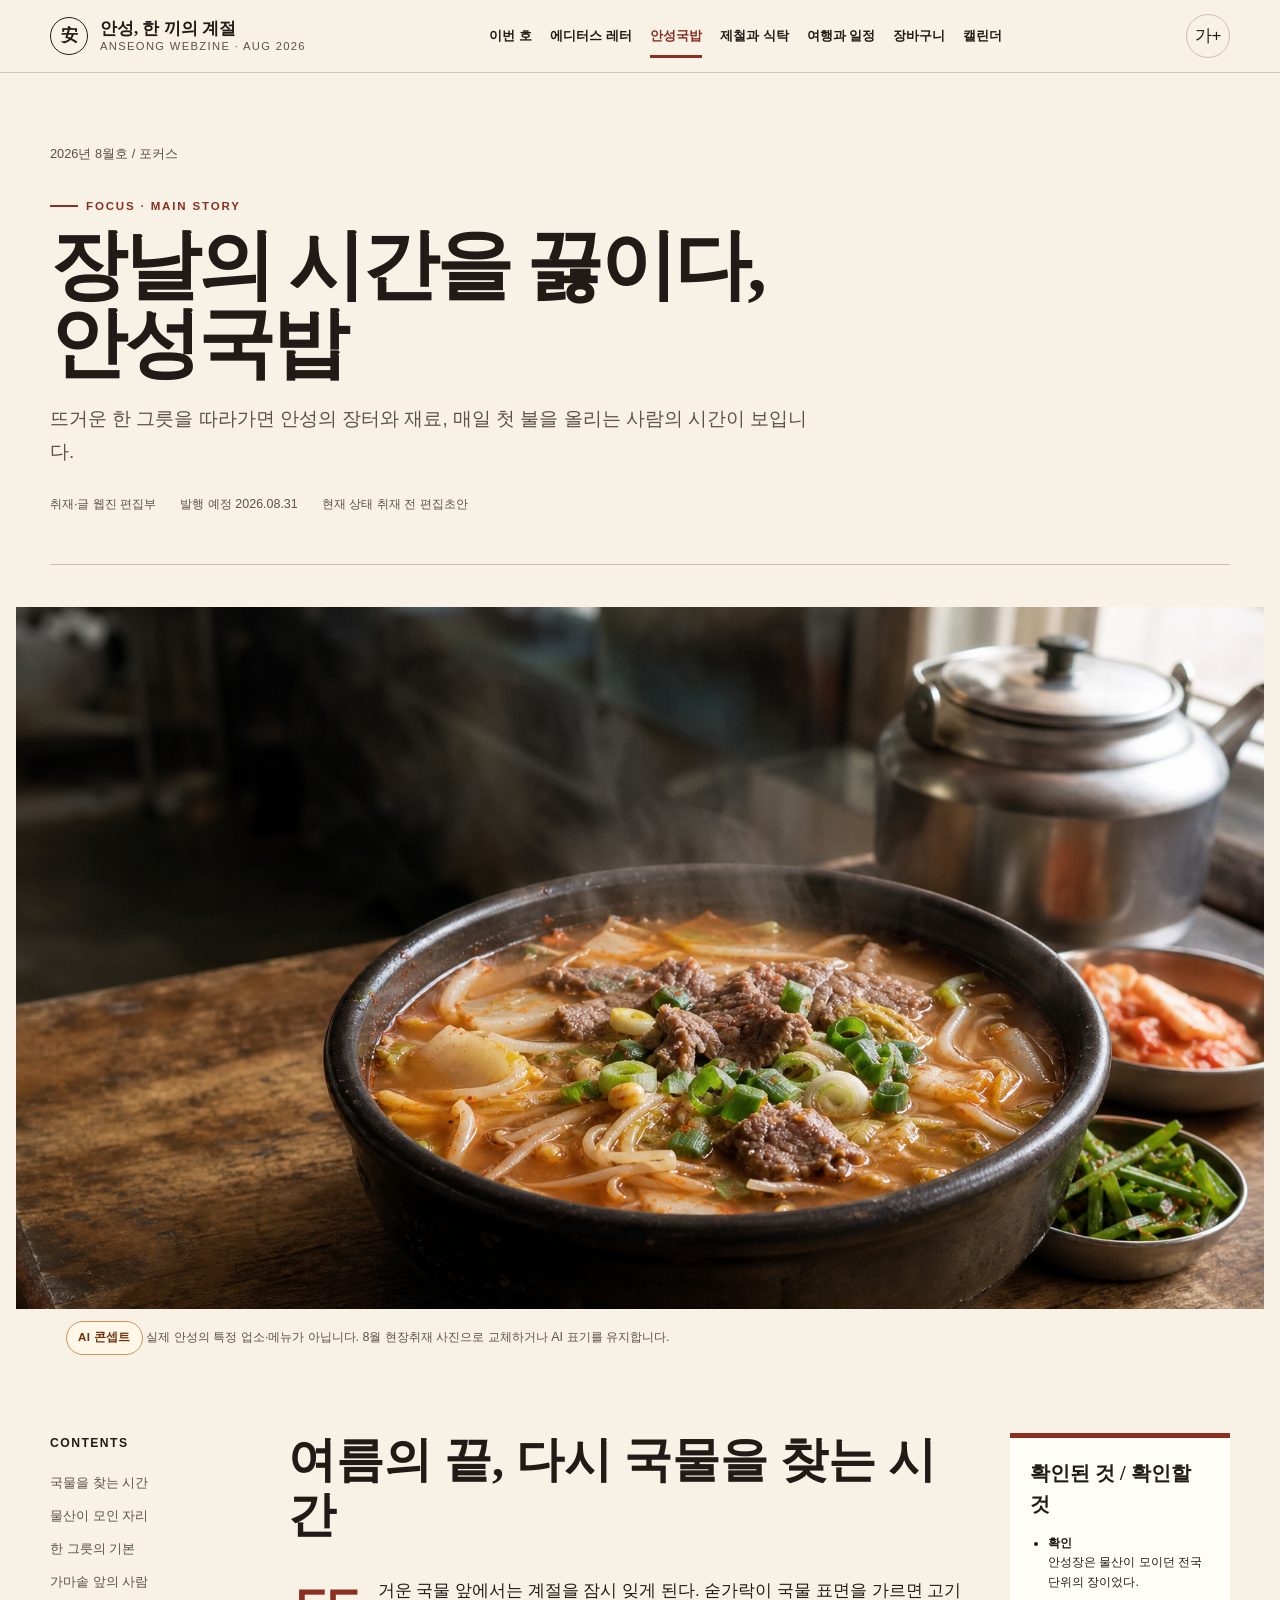
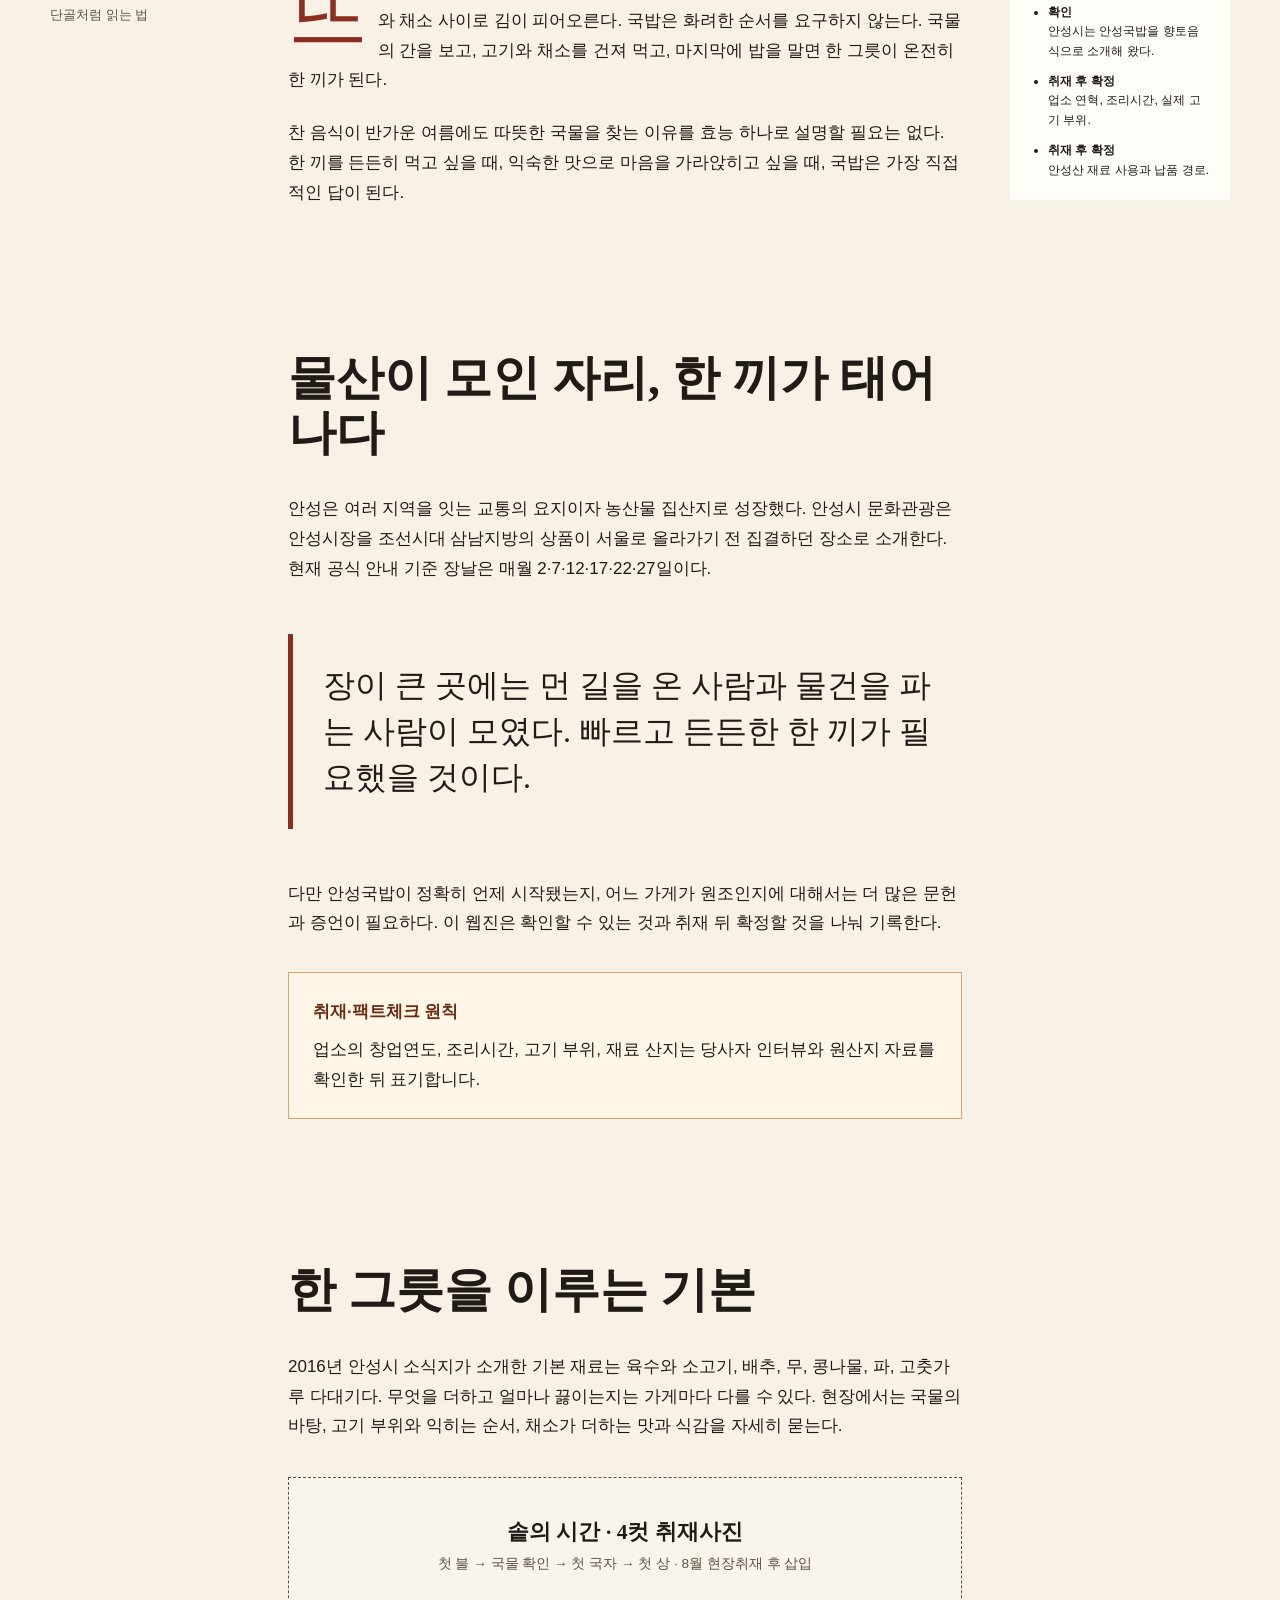
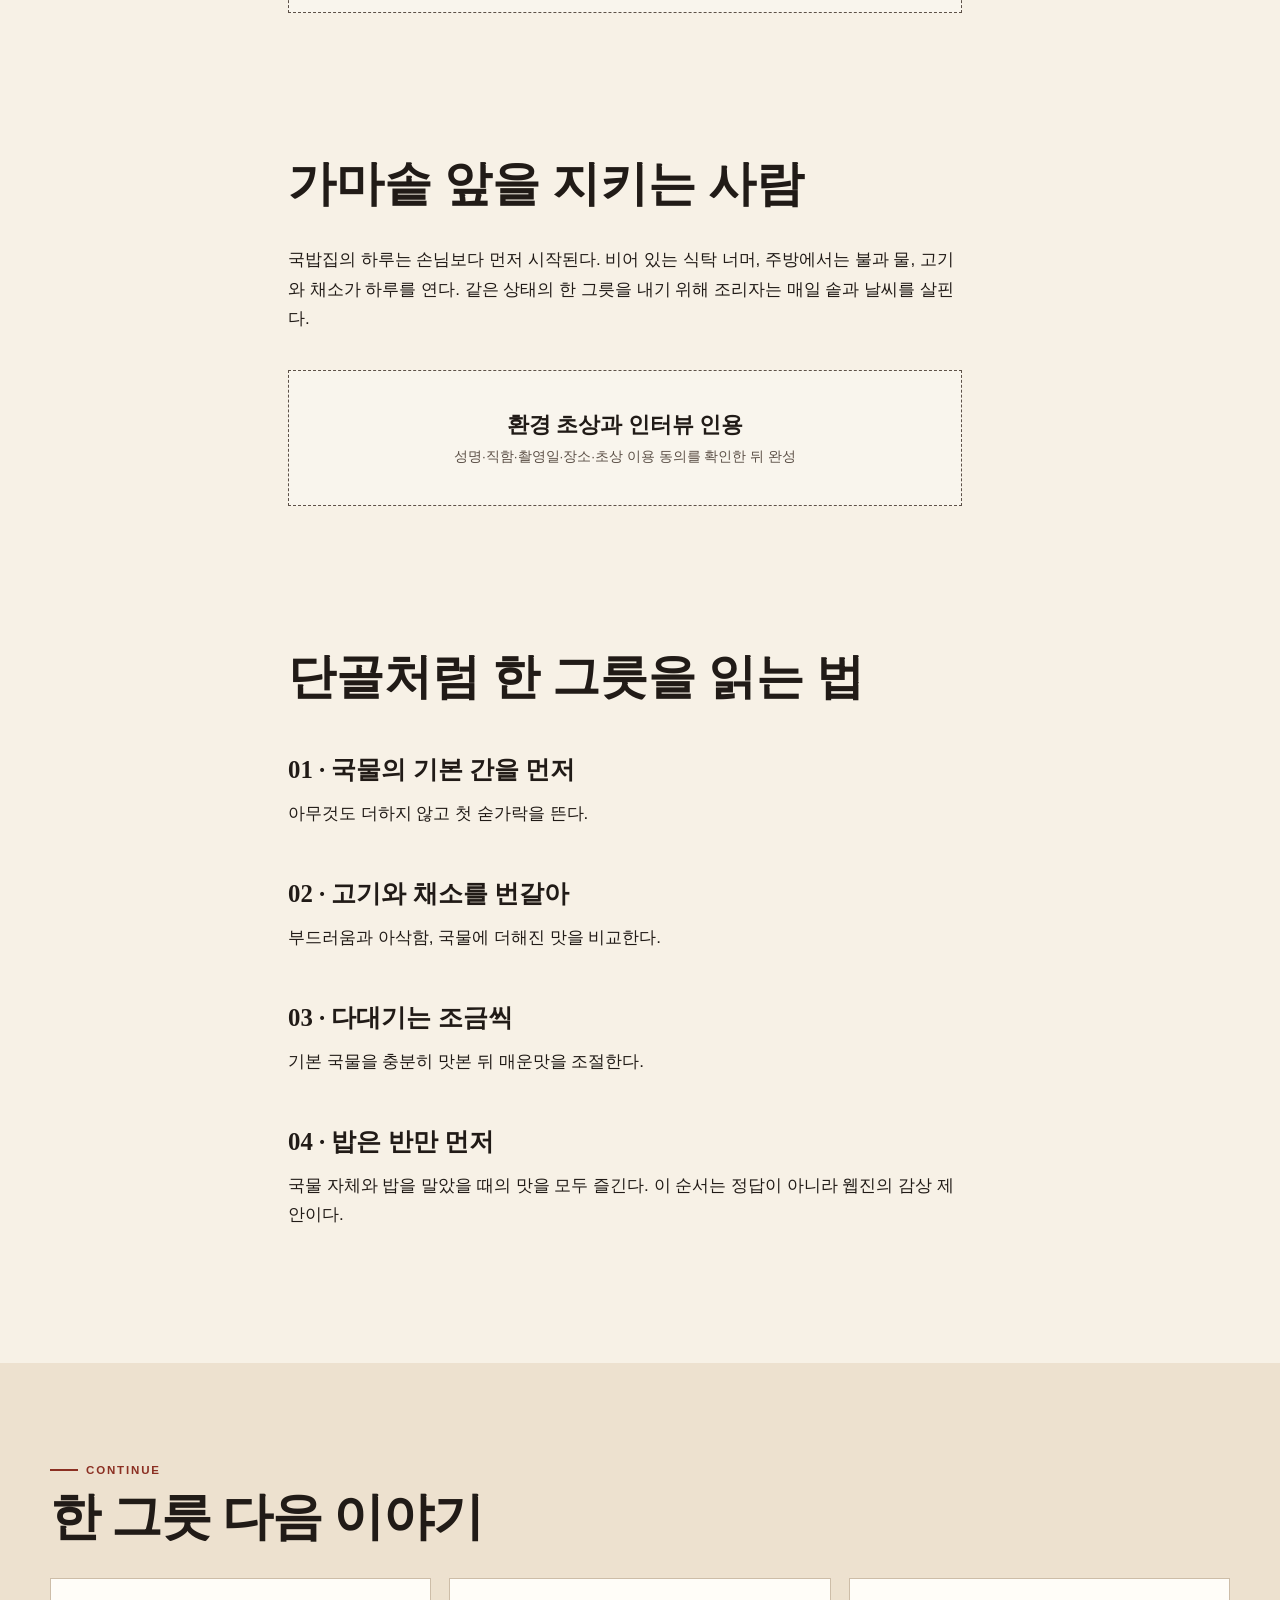
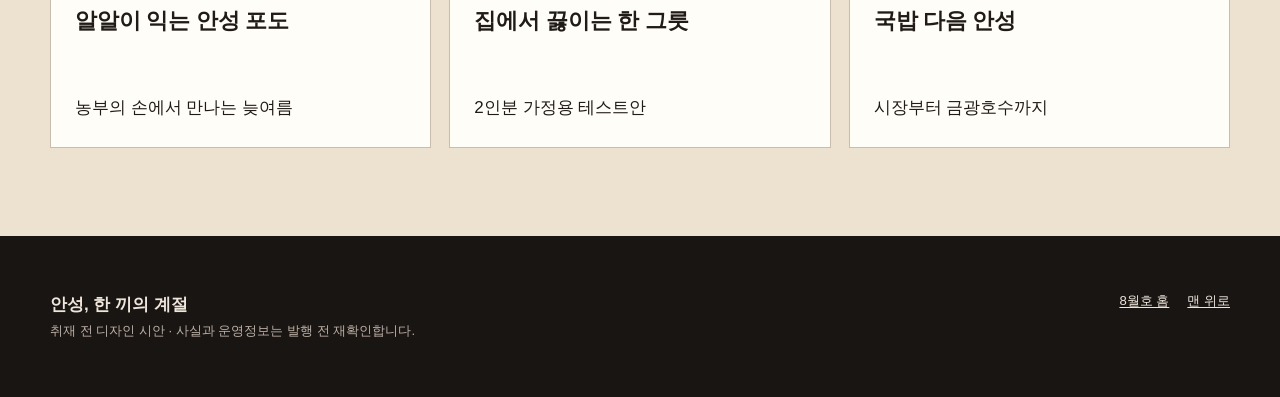
<file: focus.html>
<!doctype html>
<html lang="ko"><head><meta charset="utf-8"><meta name="viewport" content="width=device-width, initial-scale=1"><meta name="description" content="장터의 기억과 사람의 시간을 담은 안성국밥 이야기"><title>장날의 시간을 끓이다, 안성국밥</title><link rel="icon" href="favicon.svg" type="image/svg+xml"><link rel="stylesheet" href="styles.css"><script src="script.js" defer></script></head>
<body data-page="focus"><a class="skip-link" href="#main">본문 바로가기</a><div class="reading-progress" aria-hidden="true"></div>
<header class="site-header"><div class="header-inner"><a class="brand" href="index.html" aria-label="안성 웹진 8월호 홈"><span class="brand-mark" aria-hidden="true">安</span><span class="brand-copy"><strong>안성, 한 끼의 계절</strong><small>ANSEONG WEBZINE · AUG 2026</small></span></a><nav class="primary-nav" aria-label="주요 메뉴"><a href="index.html">이번 호</a><a href="letter.html">에디터스 레터</a><a href="focus.html" aria-current="page">안성국밥</a><a href="season.html">제철과 식탁</a><a href="travel.html">여행과 일정</a><a href="market.html">장바구니</a><a href="calendar.html">캘린더</a></nav><div class="header-tools"><button class="type-control" type="button" aria-label="본문 글자 크게 보기" aria-pressed="false">가+</button><button class="menu-toggle" type="button" aria-label="메뉴 열기" aria-expanded="false">메뉴</button></div></div></header>
<main id="main">
  <header class="page-hero shell"><nav class="breadcrumbs" aria-label="현재 위치"><a href="index.html">2026년 8월호</a> / 포커스</nav><span class="section-kicker">Focus · Main Story</span><h1>장날의 시간을 끓이다,<br>안성국밥</h1><p class="page-deck">뜨거운 한 그릇을 따라가면 안성의 장터와 재료, 매일 첫 불을 올리는 사람의 시간이 보입니다.</p><div class="page-meta"><span>취재·글 웹진 편집부</span><span>발행 예정 2026.08.31</span><span>현재 상태 취재 전 편집초안</span></div></header>
  <figure class="hero-figure"><img src="assets/images/anseong-gukbap-ai.png" alt="김이 오르는 붉은 국물의 소고기 국밥과 반찬을 표현한 콘셉트 이미지" width="1672" height="941"><figcaption><span class="chip chip-ai">AI 콘셉트</span> 실제 안성의 특정 업소·메뉴가 아닙니다. 8월 현장취재 사진으로 교체하거나 AI 표기를 유지합니다.</figcaption></figure>
  <div class="article-layout">
    <nav class="article-toc" aria-label="본문 목차"><strong>CONTENTS</strong><a href="#season">국물을 찾는 시간</a><a href="#market">물산이 모인 자리</a><a href="#bowl">한 그릇의 기본</a><a href="#people">가마솥 앞의 사람</a><a href="#howto">단골처럼 읽는 법</a></nav>
    <article class="prose">
      <h2 id="season">여름의 끝, 다시 국물을 찾는 시간</h2><p class="dropcap">뜨거운 국물 앞에서는 계절을 잠시 잊게 된다. 숟가락이 국물 표면을 가르면 고기와 채소 사이로 김이 피어오른다. 국밥은 화려한 순서를 요구하지 않는다. 국물의 간을 보고, 고기와 채소를 건져 먹고, 마지막에 밥을 말면 한 그릇이 온전히 한 끼가 된다.</p><p>찬 음식이 반가운 여름에도 따뜻한 국물을 찾는 이유를 효능 하나로 설명할 필요는 없다. 한 끼를 든든히 먹고 싶을 때, 익숙한 맛으로 마음을 가라앉히고 싶을 때, 국밥은 가장 직접적인 답이 된다.</p>
      <h2 id="market">물산이 모인 자리, 한 끼가 태어나다</h2><p>안성은 여러 지역을 잇는 교통의 요지이자 농산물 집산지로 성장했다. 안성시 문화관광은 안성시장을 조선시대 삼남지방의 상품이 서울로 올라가기 전 집결하던 장소로 소개한다. 현재 공식 안내 기준 장날은 매월 2·7·12·17·22·27일이다.</p><blockquote class="pullquote">장이 큰 곳에는 먼 길을 온 사람과 물건을 파는 사람이 모였다. 빠르고 든든한 한 끼가 필요했을 것이다.</blockquote><p>다만 안성국밥이 정확히 언제 시작됐는지, 어느 가게가 원조인지에 대해서는 더 많은 문헌과 증언이 필요하다. 이 웹진은 확인할 수 있는 것과 취재 뒤 확정할 것을 나눠 기록한다.</p>
      <div class="notice"><strong>취재·팩트체크 원칙</strong>업소의 창업연도, 조리시간, 고기 부위, 재료 산지는 당사자 인터뷰와 원산지 자료를 확인한 뒤 표기합니다.</div>
      <h2 id="bowl">한 그릇을 이루는 기본</h2><p>2016년 안성시 소식지가 소개한 기본 재료는 육수와 소고기, 배추, 무, 콩나물, 파, 고춧가루 다대기다. 무엇을 더하고 얼마나 끓이는지는 가게마다 다를 수 있다. 현장에서는 국물의 바탕, 고기 부위와 익히는 순서, 채소가 더하는 맛과 식감을 자세히 묻는다.</p>
      <div class="placeholder"><strong>솥의 시간 · 4컷 취재사진</strong><span>첫 불 → 국물 확인 → 첫 국자 → 첫 상 · 8월 현장취재 후 삽입</span></div>
      <h2 id="people">가마솥 앞을 지키는 사람</h2><p>국밥집의 하루는 손님보다 먼저 시작된다. 비어 있는 식탁 너머, 주방에서는 불과 물, 고기와 채소가 하루를 연다. 같은 상태의 한 그릇을 내기 위해 조리자는 매일 솥과 날씨를 살핀다.</p><div class="placeholder"><strong>환경 초상과 인터뷰 인용</strong><span>성명·직함·촬영일·장소·초상 이용 동의를 확인한 뒤 완성</span></div>
      <h2 id="howto">단골처럼 한 그릇을 읽는 법</h2><h3>01 · 국물의 기본 간을 먼저</h3><p>아무것도 더하지 않고 첫 숟가락을 뜬다.</p><h3>02 · 고기와 채소를 번갈아</h3><p>부드러움과 아삭함, 국물에 더해진 맛을 비교한다.</p><h3>03 · 다대기는 조금씩</h3><p>기본 국물을 충분히 맛본 뒤 매운맛을 조절한다.</p><h3>04 · 밥은 반만 먼저</h3><p>국물 자체와 밥을 말았을 때의 맛을 모두 즐긴다. 이 순서는 정답이 아니라 웹진의 감상 제안이다.</p>
    </article>
    <aside class="fact-rail" aria-labelledby="fact-title"><h2 id="fact-title">확인된 것 / 확인할 것</h2><ul><li><strong>확인</strong><br>안성장은 물산이 모이던 전국 단위의 장이었다.</li><li><strong>확인</strong><br>안성시는 안성국밥을 향토음식으로 소개해 왔다.</li><li><strong>취재 후 확정</strong><br>업소 연혁, 조리시간, 실제 고기 부위.</li><li><strong>취재 후 확정</strong><br>안성산 재료 사용과 납품 경로.</li></ul></aside>
  </div>
  <section class="related section"><div class="shell"><div class="section-head"><div><span class="section-kicker">Continue</span><h2>한 그릇 다음 이야기</h2></div></div><div class="related-grid"><a href="season.html"><strong>알알이 익는 안성 포도</strong><span>농부의 손에서 만나는 늦여름</span></a><a href="season.html#recipe"><strong>집에서 끓이는 한 그릇</strong><span>2인분 가정용 테스트안</span></a><a href="travel.html"><strong>국밥 다음 안성</strong><span>시장부터 금광호수까지</span></a></div></div></section>
</main><footer class="site-footer"><div class="footer-inner"><div><strong>안성, 한 끼의 계절</strong><p>취재 전 디자인 시안 · 사실과 운영정보는 발행 전 재확인합니다.</p></div><div class="footer-links"><a href="index.html">8월호 홈</a><a href="#main">맨 위로</a></div></div></footer></body></html>
</file>
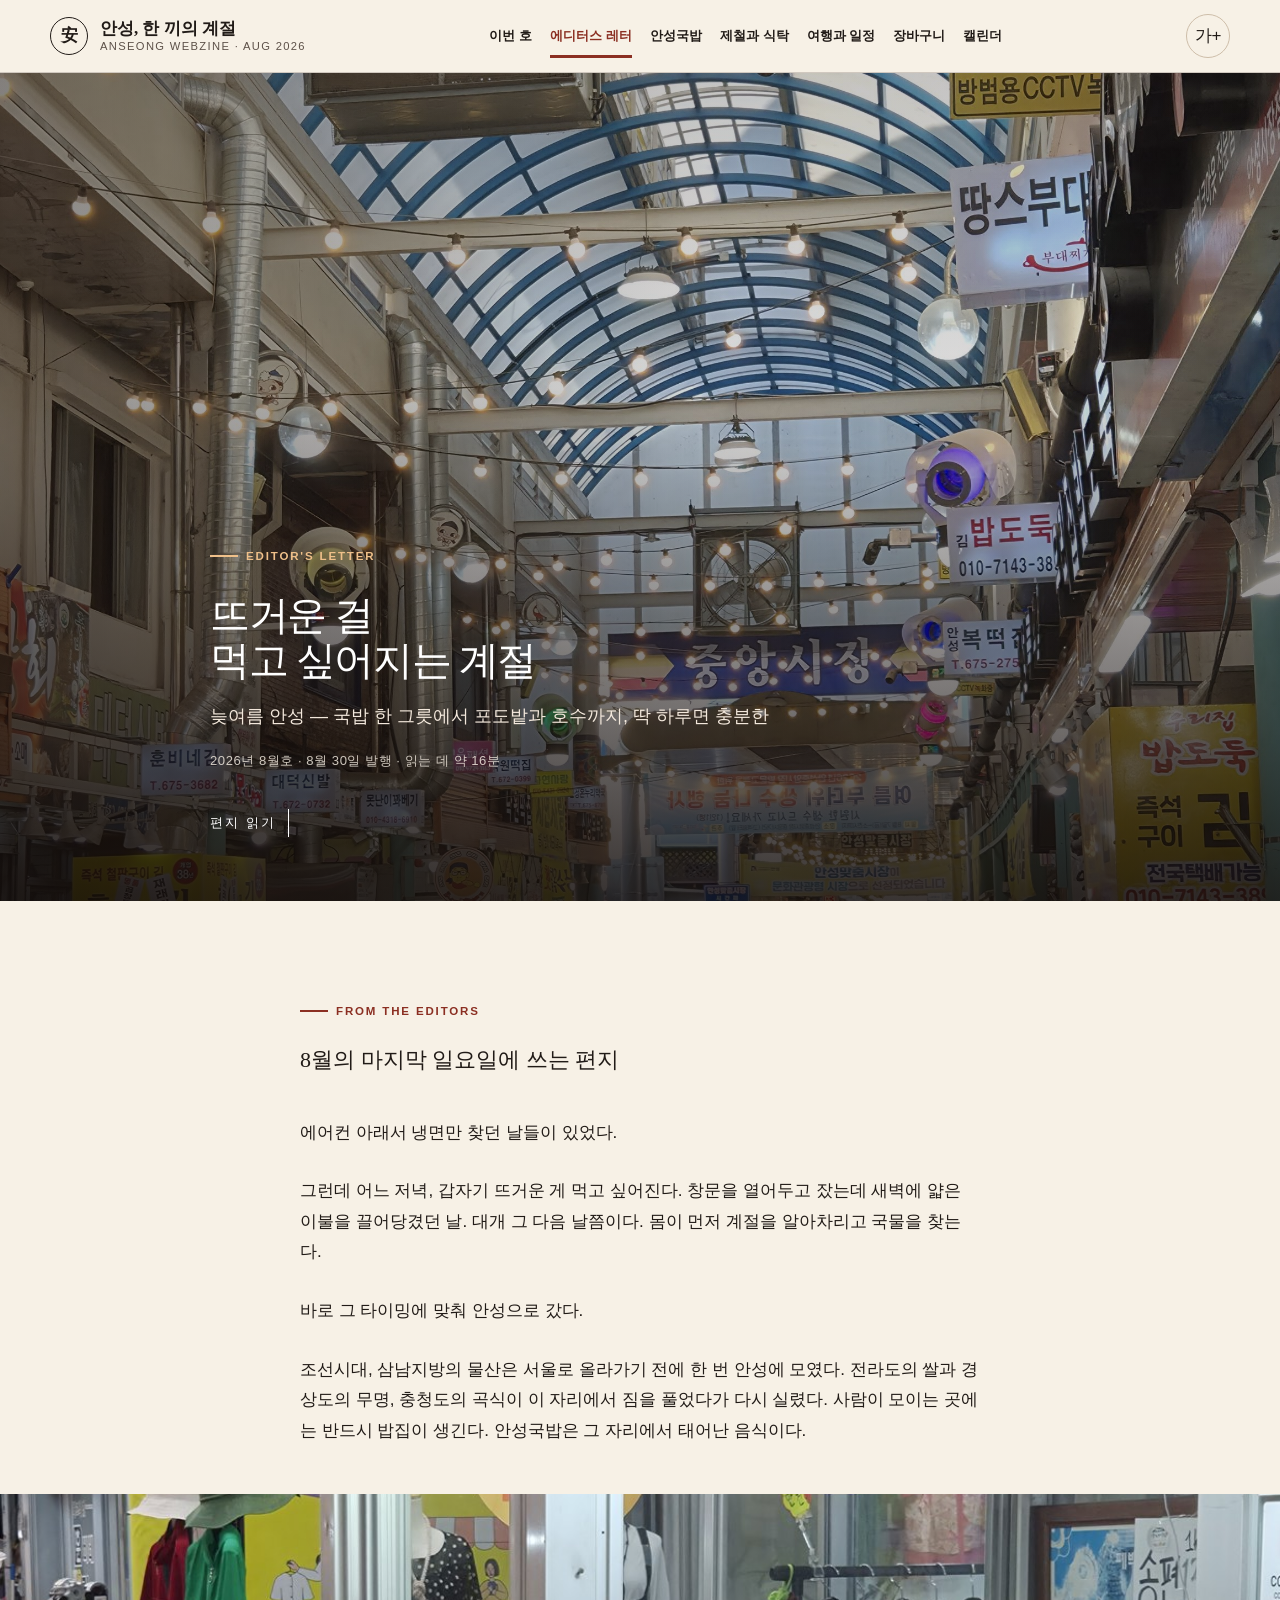
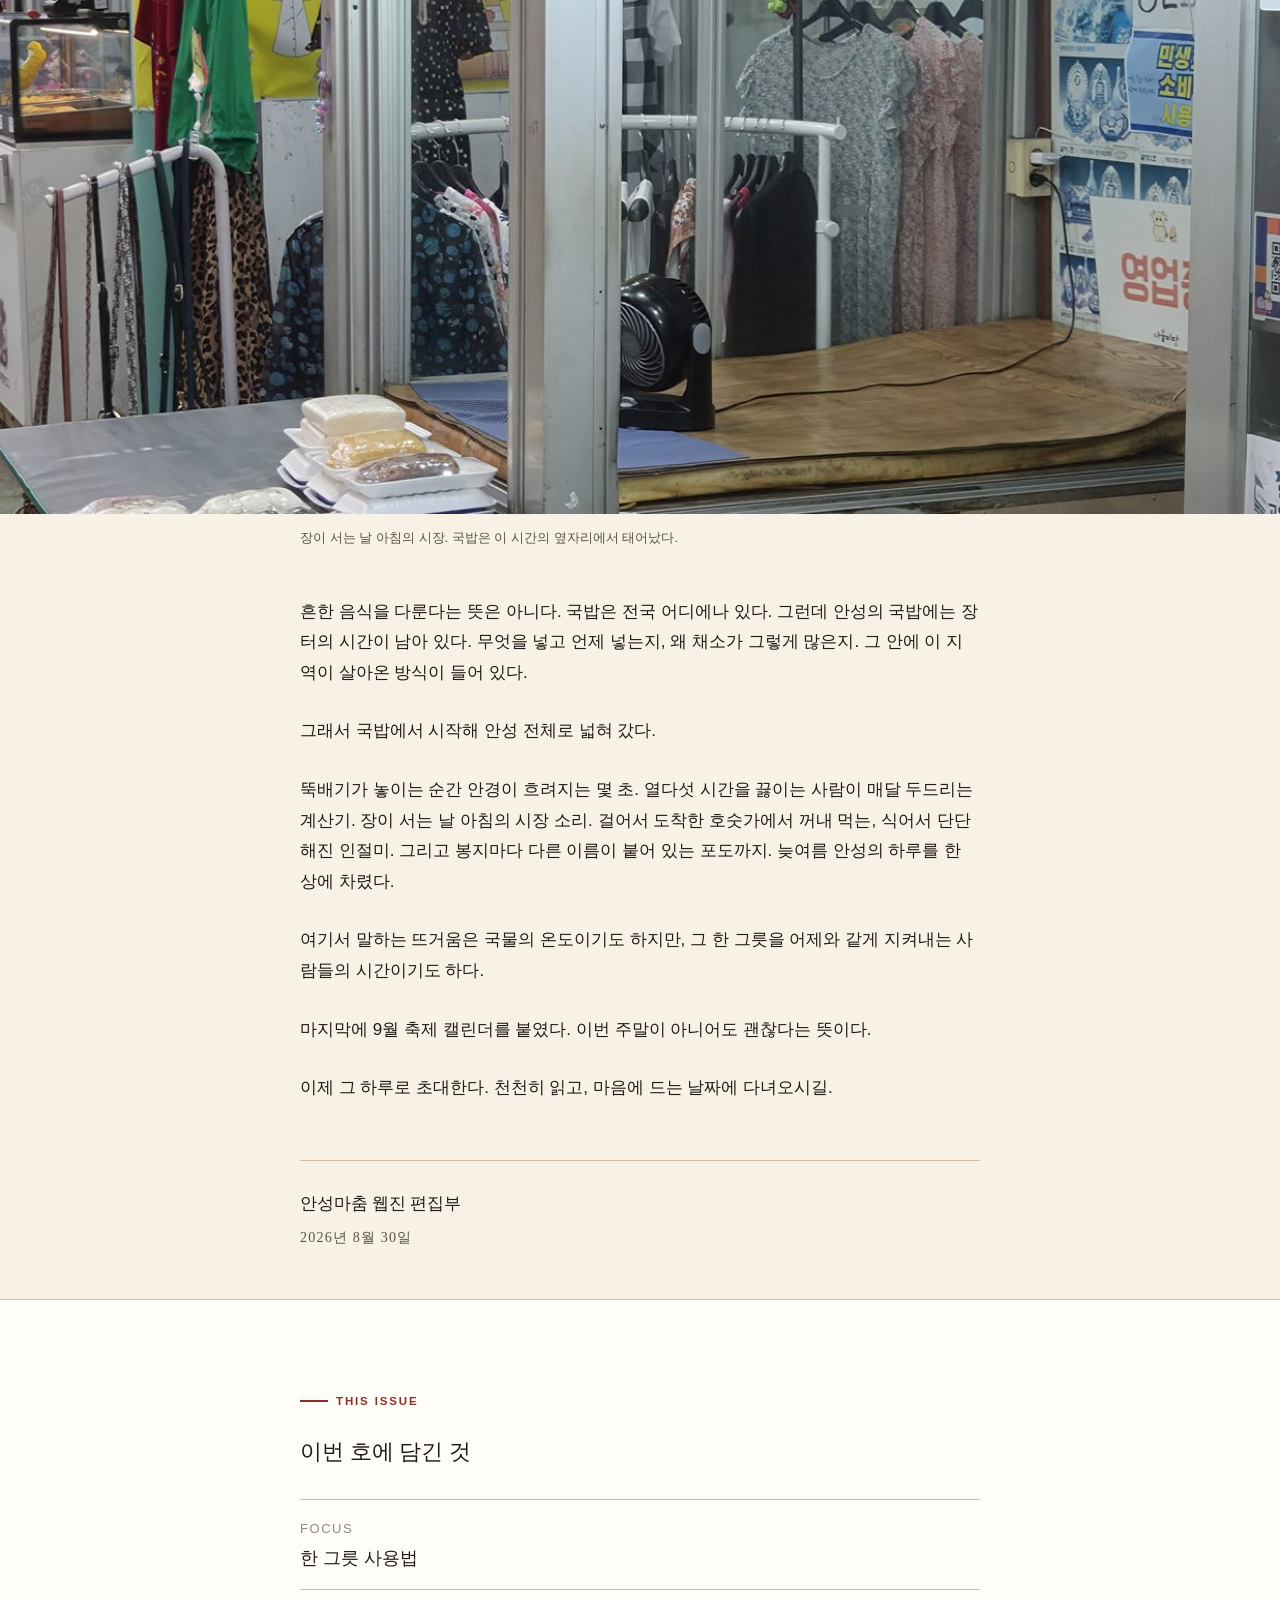
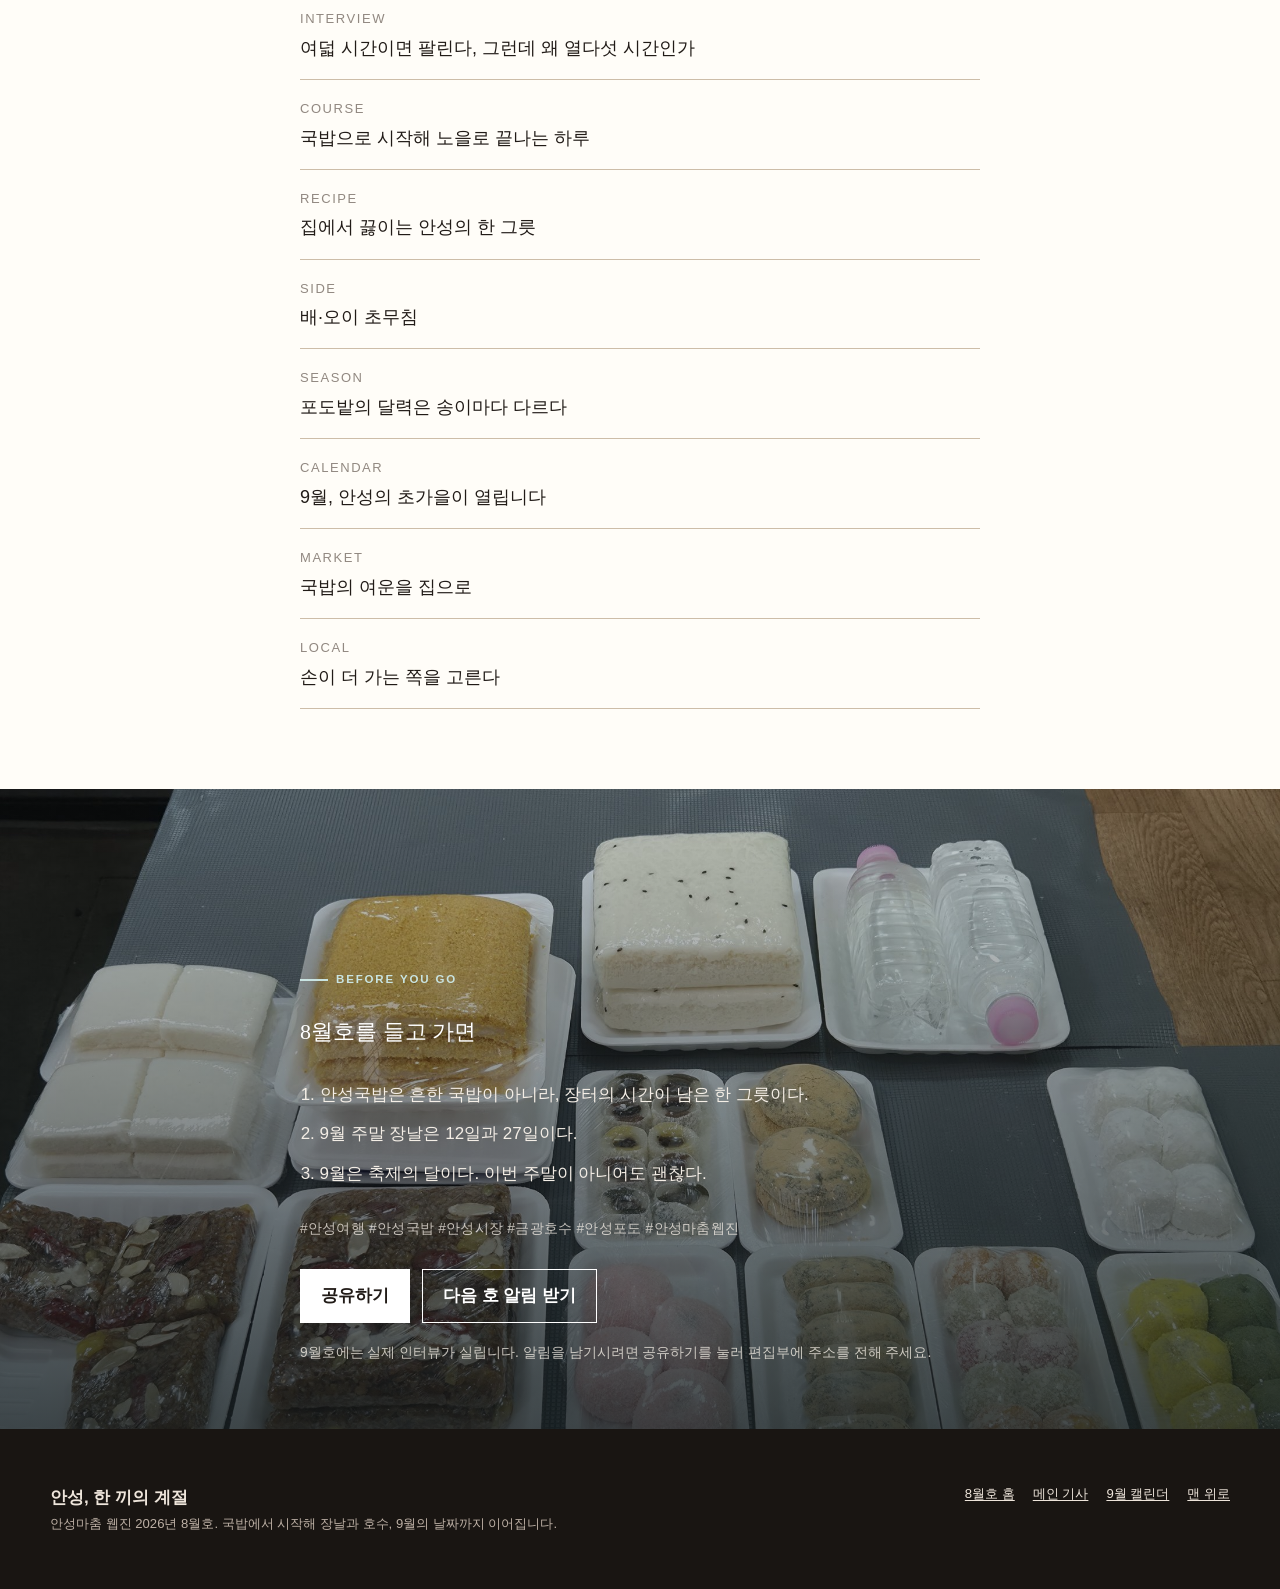
<file: letter.html>
<!doctype html>
<html lang="ko">
<head>
  <meta charset="utf-8">
  <meta name="viewport" content="width=device-width, initial-scale=1">
  <title>EDITOR'S LETTER — 8월의 마지막 일요일에 쓰는 편지</title>
  <meta name="description" content="뜨거운 걸 먹고 싶어지는 계절. 국밥 한 그릇에서 포도밭과 호수까지, 늦여름 안성의 하루를 엽니다.">
  <link rel="canonical" href="https://vidavida1970.github.io/Webzine/letter.html">
  <meta property="og:type" content="article">
  <meta property="og:locale" content="ko_KR">
  <meta property="og:site_name" content="안성마춤 웹진">
  <meta property="og:title" content="뜨거운 걸 먹고 싶어지는 계절">
  <meta property="og:description" content="8월의 마지막 일요일에 쓰는 편지. 국밥에서 시작해 안성의 하루를 한 상에 차렸습니다.">
  <meta property="og:url" content="https://vidavida1970.github.io/Webzine/letter.html">
  <meta property="og:image" content="https://vidavida1970.github.io/Webzine/assets/images/og-letter.jpg">
  <meta name="twitter:card" content="summary_large_image">
  <meta name="twitter:title" content="뜨거운 걸 먹고 싶어지는 계절">
  <meta name="twitter:description" content="8월의 마지막 일요일에 쓰는 편지. 국밥에서 시작해 안성의 하루를 한 상에 차렸습니다.">
  <meta name="twitter:image" content="https://vidavida1970.github.io/Webzine/assets/images/og-letter.jpg">
  <link rel="icon" href="favicon.svg" type="image/svg+xml">
  <link rel="stylesheet" href="styles.css">
  <script src="script.js" defer></script>
</head>
<body data-page="letter">
  <a class="skip-link" href="#main">본문 바로가기</a>
  <div class="reading-progress" aria-hidden="true"></div>
  <header class="site-header">
    <div class="header-inner">
      <a class="brand" href="index.html" aria-label="안성 웹진 8월호 홈">
        <span class="brand-mark" aria-hidden="true">安</span>
        <span class="brand-copy"><strong>안성, 한 끼의 계절</strong><small>ANSEONG WEBZINE · AUG 2026</small></span>
      </a>
      <nav class="primary-nav" aria-label="주요 메뉴">
        <a href="index.html">이번 호</a>
        <a href="letter.html" aria-current="page">에디터스 레터</a>
        <a href="focus.html">안성국밥</a>
        <a href="season.html">제철과 식탁</a>
        <a href="travel.html">여행과 일정</a>
        <a href="market.html">장바구니</a>
        <a href="calendar.html">캘린더</a>
      </nav>
      <div class="header-tools">
        <button class="type-control" type="button" aria-label="본문 글자 크게 보기" aria-pressed="false">가+</button>
        <button class="menu-toggle" type="button" aria-label="메뉴 열기" aria-expanded="false">메뉴</button>
      </div>
    </div>
  </header>

  <main id="main">
    <section class="letter-hero" aria-labelledby="letter-hero-title">
      <div class="letter-hero-copy">
        <p class="issue-kicker">EDITOR'S LETTER</p>
        <h1 id="letter-hero-title">뜨거운 걸<br>먹고 싶어지는 계절</h1>
        <p class="letter-hero-dek">늦여름 안성 — 국밥 한 그릇에서 포도밭과 호수까지, 딱 하루면 충분한</p>
        <p class="letter-hero-meta">2026년 8월호 · 8월 30일 발행 · 읽는 데 약 16분</p>
        <a class="letter-scroll" href="#letter-body">편지 읽기</a>
      </div>
    </section>

    <article class="letter-body" id="letter-body">
      <header class="letter-head">
        <p class="section-kicker">From the Editors</p>
        <h2>8월의 마지막 일요일에 쓰는 편지</h2>
      </header>

      <p>에어컨 아래서 냉면만 찾던 날들이 있었다.</p>
      <p>그런데 어느 저녁, 갑자기 뜨거운 게 먹고 싶어진다. 창문을 열어두고 잤는데 새벽에 얇은 이불을 끌어당겼던 날. 대개 그 다음 날쯤이다. 몸이 먼저 계절을 알아차리고 국물을 찾는다.</p>
      <p>바로 그 타이밍에 맞춰 안성으로 갔다.</p>
      <p>조선시대, 삼남지방의 물산은 서울로 올라가기 전에 한 번 안성에 모였다. 전라도의 쌀과 경상도의 무명, 충청도의 곡식이 이 자리에서 짐을 풀었다가 다시 실렸다. 사람이 모이는 곳에는 반드시 밥집이 생긴다. 안성국밥은 그 자리에서 태어난 음식이다.</p>

      <figure class="letter-inline-figure">
        <img src="assets/images/market-day.jpg" alt="안성 장날, 채소와 과일이 가득한 시장 매대" width="2200" height="1650">
        <figcaption>장이 서는 날 아침의 시장. 국밥은 이 시간의 옆자리에서 태어났다.</figcaption>
      </figure>

      <p>흔한 음식을 다룬다는 뜻은 아니다. 국밥은 전국 어디에나 있다. 그런데 안성의 국밥에는 장터의 시간이 남아 있다. 무엇을 넣고 언제 넣는지, 왜 채소가 그렇게 많은지. 그 안에 이 지역이 살아온 방식이 들어 있다.</p>
      <p>그래서 국밥에서 시작해 안성 전체로 넓혀 갔다.</p>
      <p class="letter-senselist">뚝배기가 놓이는 순간 안경이 흐려지는 몇 초. 열다섯 시간을 끓이는 사람이 매달 두드리는 계산기. 장이 서는 날 아침의 시장 소리. 걸어서 도착한 호숫가에서 꺼내 먹는, 식어서 단단해진 인절미. 그리고 봉지마다 다른 이름이 붙어 있는 포도까지. 늦여름 안성의 하루를 한 상에 차렸다.</p>
      <p class="letter-emphasis">여기서 말하는 뜨거움은 국물의 온도이기도 하지만, 그 한 그릇을 어제와 같게 지켜내는 사람들의 시간이기도 하다.</p>
      <p>마지막에 9월 축제 캘린더를 붙였다. 이번 주말이 아니어도 괜찮다는 뜻이다.</p>
      <p>이제 그 하루로 초대한다. 천천히 읽고, 마음에 드는 날짜에 다녀오시길.</p>

      <footer class="letter-signoff">
        <span>안성마춤 웹진 편집부</span>
        <small>2026년 8월 30일</small>
      </footer>
    </article>

    <section class="letter-toc" id="contents" aria-labelledby="toc-title">
      <div class="letter-toc-inner">
        <p class="section-kicker">This Issue</p>
        <h2 id="toc-title">이번 호에 담긴 것</h2>
        <nav class="letter-toc-list" aria-label="이번 호 목차">
          <a href="focus.html"><span>Focus</span><strong>한 그릇 사용법</strong></a>
          <a href="focus.html#people"><span>Interview</span><strong>여덟 시간이면 팔린다, 그런데 왜 열다섯 시간인가</strong></a>
          <a href="travel.html"><span>Course</span><strong>국밥으로 시작해 노을로 끝나는 하루</strong></a>
          <a href="season.html#recipe"><span>Recipe</span><strong>집에서 끓이는 안성의 한 그릇</strong></a>
          <a href="season.html#pairing"><span>Side</span><strong>배·오이 초무침</strong></a>
          <a href="season.html"><span>Season</span><strong>포도밭의 달력은 송이마다 다르다</strong></a>
          <a href="calendar.html"><span>Calendar</span><strong>9월, 안성의 초가을이 열립니다</strong></a>
          <a href="market.html"><span>Market</span><strong>국밥의 여운을 집으로</strong></a>
          <a href="market.html#places"><span>Local</span><strong>손이 더 가는 쪽을 고른다</strong></a>
        </nav>
      </div>
    </section>

    <section class="letter-close" aria-labelledby="close-title">
      <div class="letter-close-copy">
        <p class="section-kicker">Before You Go</p>
        <h2 id="close-title">8월호를 들고 가면</h2>
        <ol class="letter-takeaways">
          <li>안성국밥은 흔한 국밥이 아니라, 장터의 시간이 남은 한 그릇이다.</li>
          <li>9월 주말 장날은 12일과 27일이다.</li>
          <li>9월은 축제의 달이다. 이번 주말이 아니어도 괜찮다.</li>
        </ol>
        <p class="letter-tags">#안성여행 #안성국밥 #안성시장 #금광호수 #안성포도 #안성마춤웹진</p>
        <div class="letter-actions">
          <button class="button button-light" type="button" data-share>공유하기</button>
          <a class="button button-ghost" href="#notify">다음 호 알림 받기</a>
        </div>
        <p class="letter-notify-note" id="notify">9월호에는 실제 인터뷰가 실립니다. 알림을 남기시려면 공유하기를 눌러 편집부에 주소를 전해 주세요.</p>
      </div>
    </section>
  </main>

  <footer class="site-footer">
    <div class="footer-inner">
      <div>
        <strong>안성, 한 끼의 계절</strong>
        <p>안성마춤 웹진 2026년 8월호. 국밥에서 시작해 장날과 호수, 9월의 날짜까지 이어집니다.</p>
      </div>
      <div class="footer-links">
        <a href="index.html">8월호 홈</a>
        <a href="focus.html">메인 기사</a>
        <a href="calendar.html">9월 캘린더</a>
        <a href="#main">맨 위로</a>
      </div>
    </div>
  </footer>
</body>
</html>
</file>
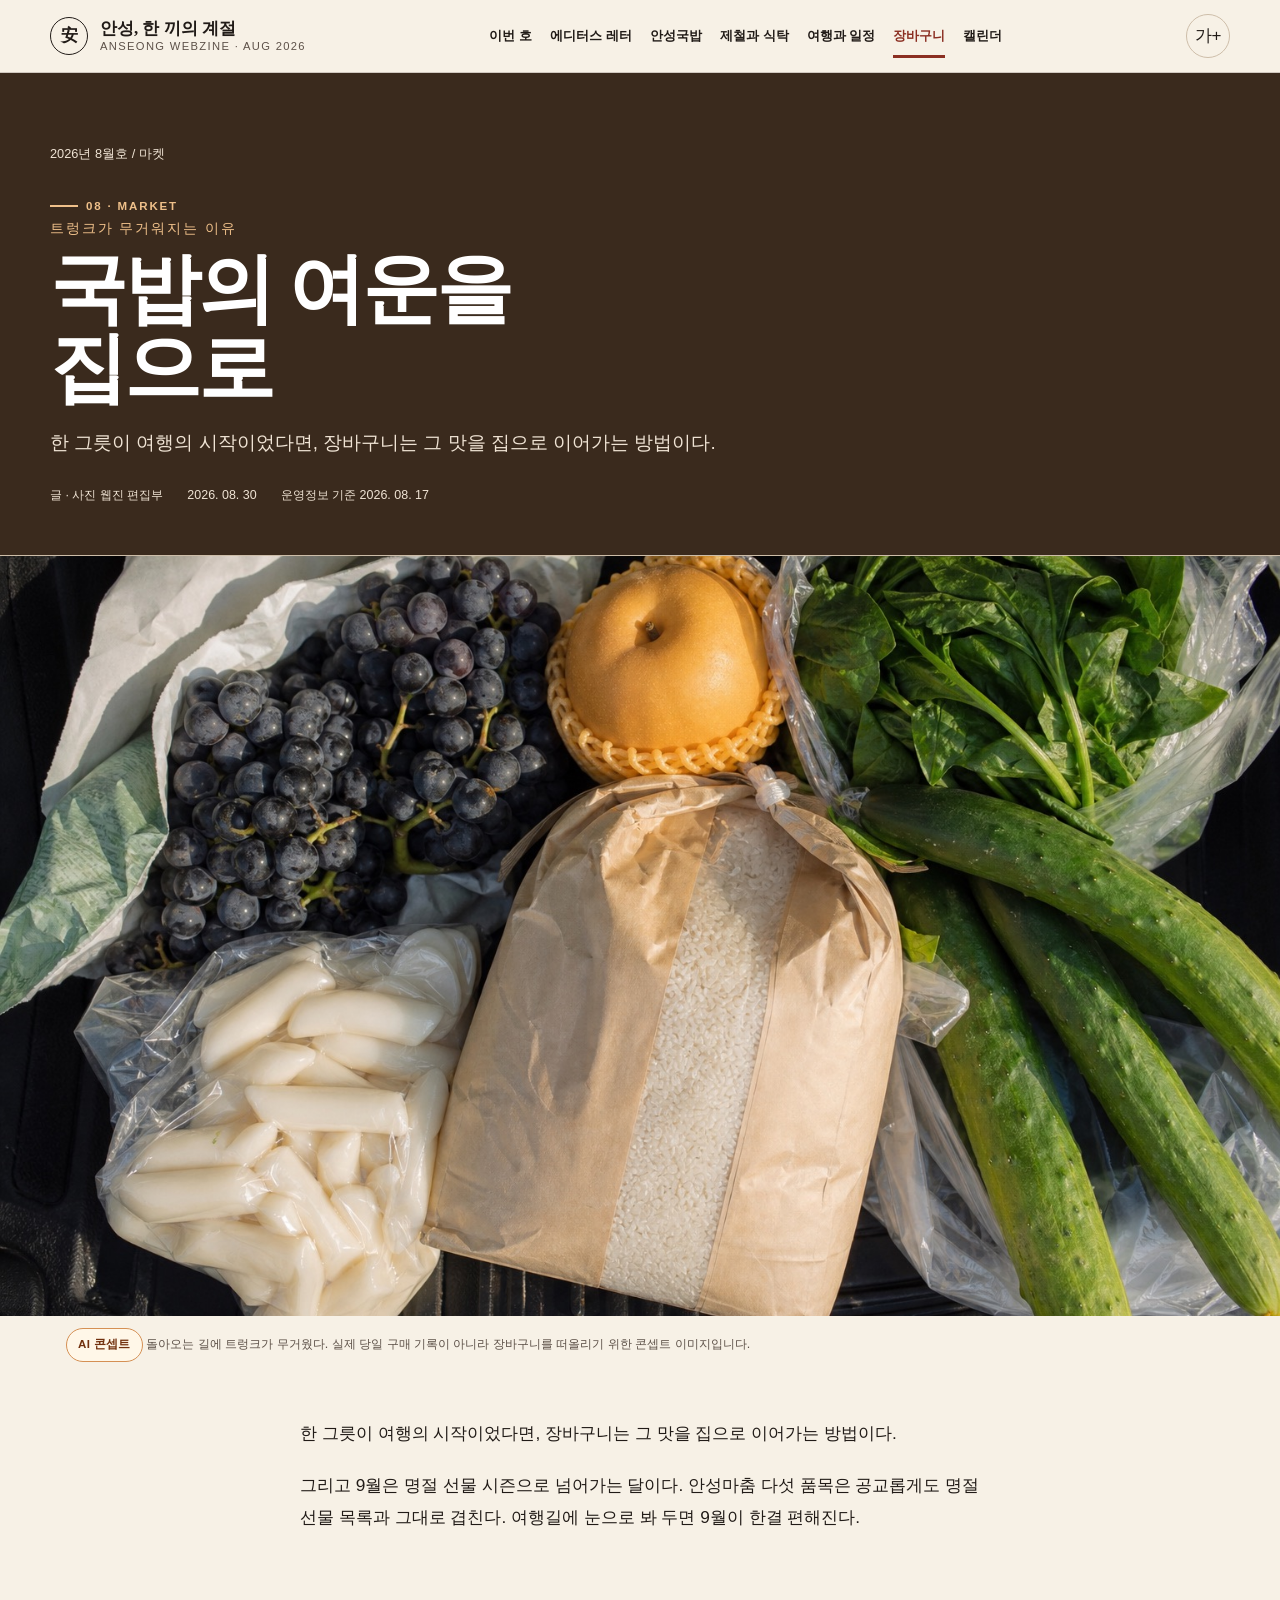
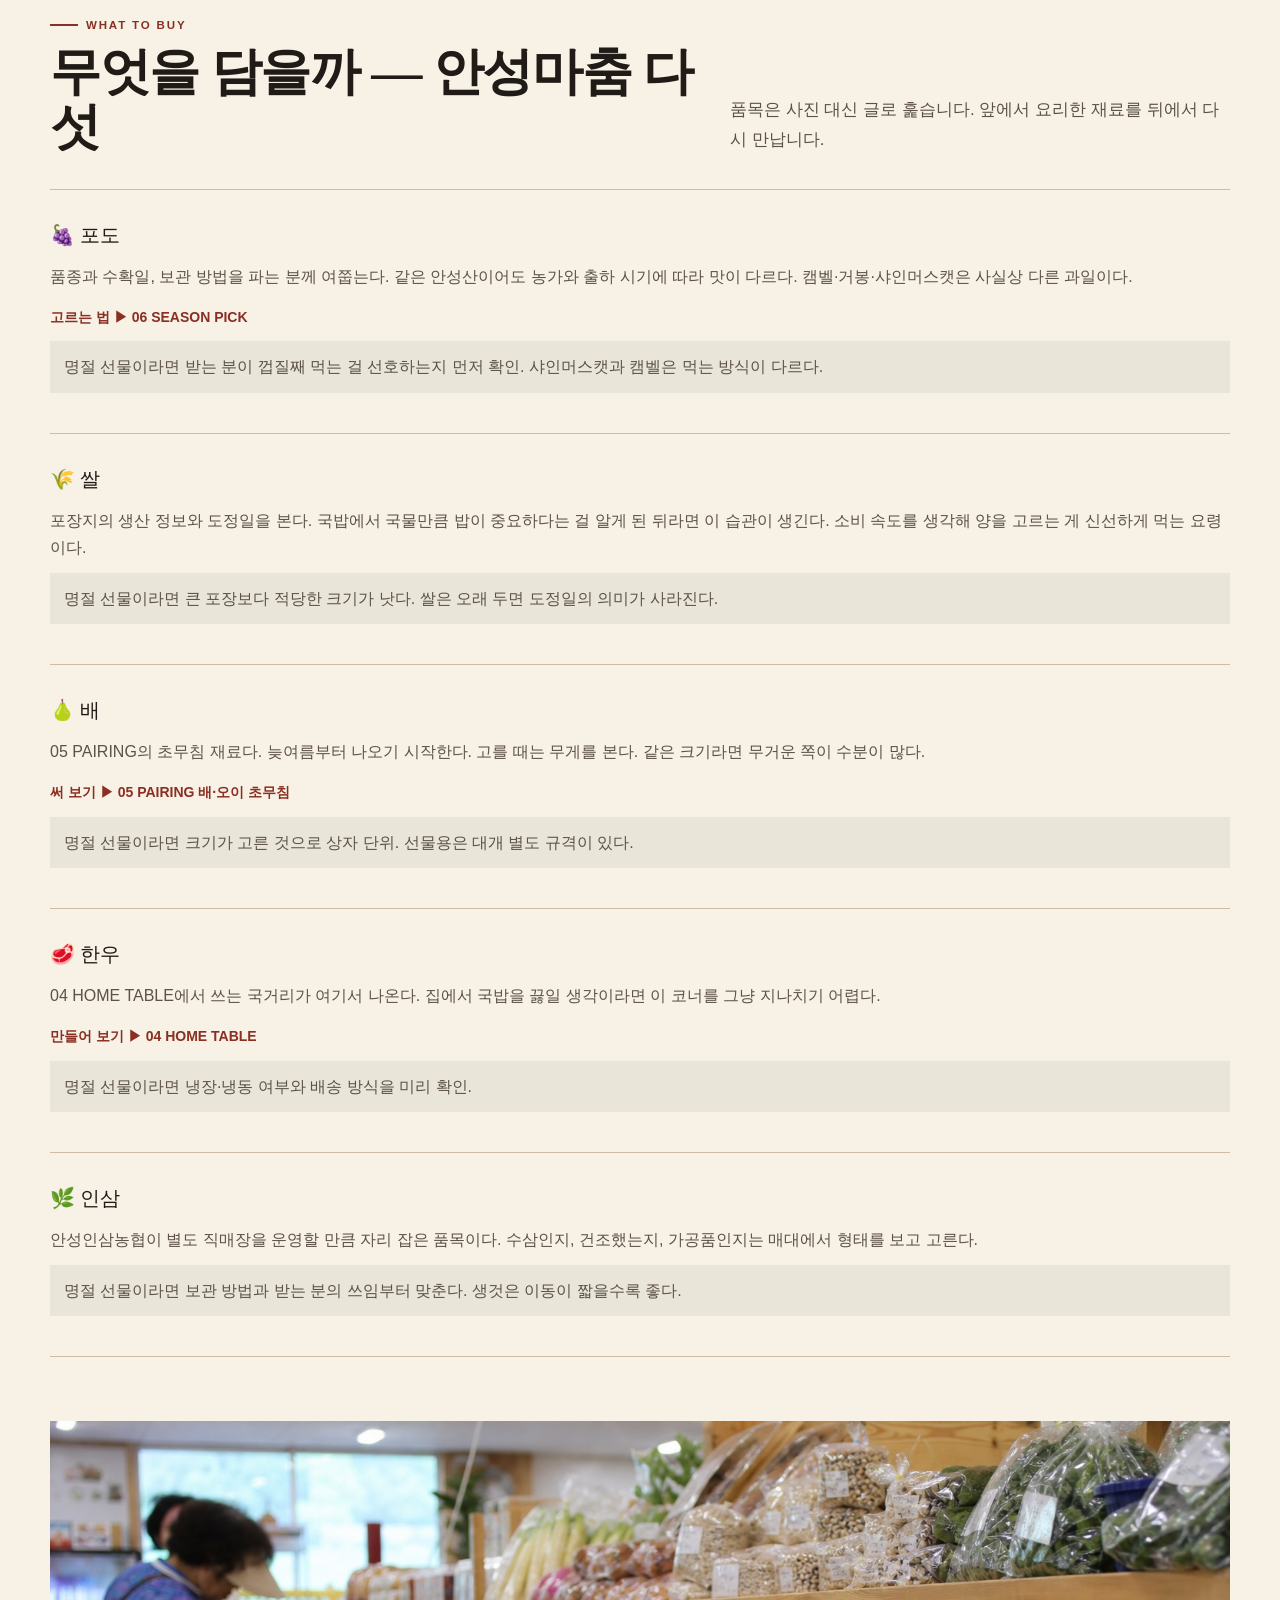
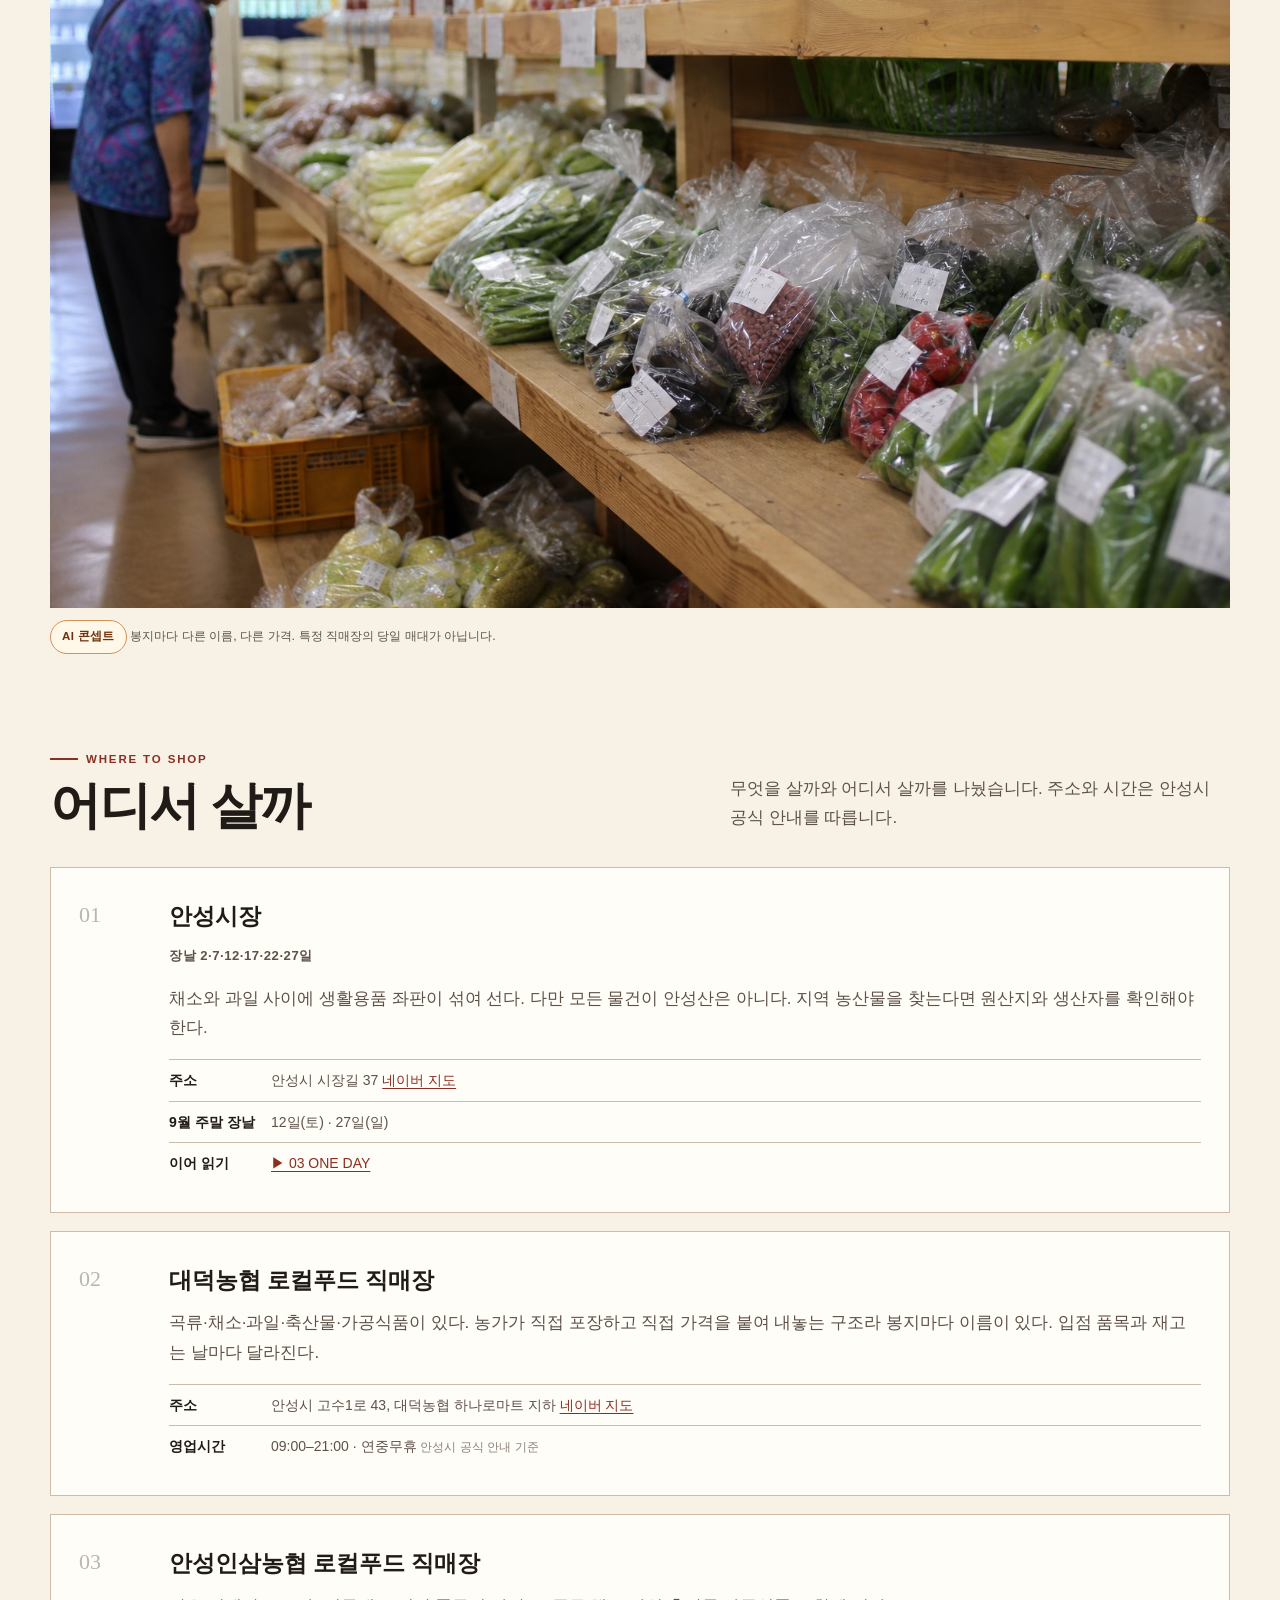
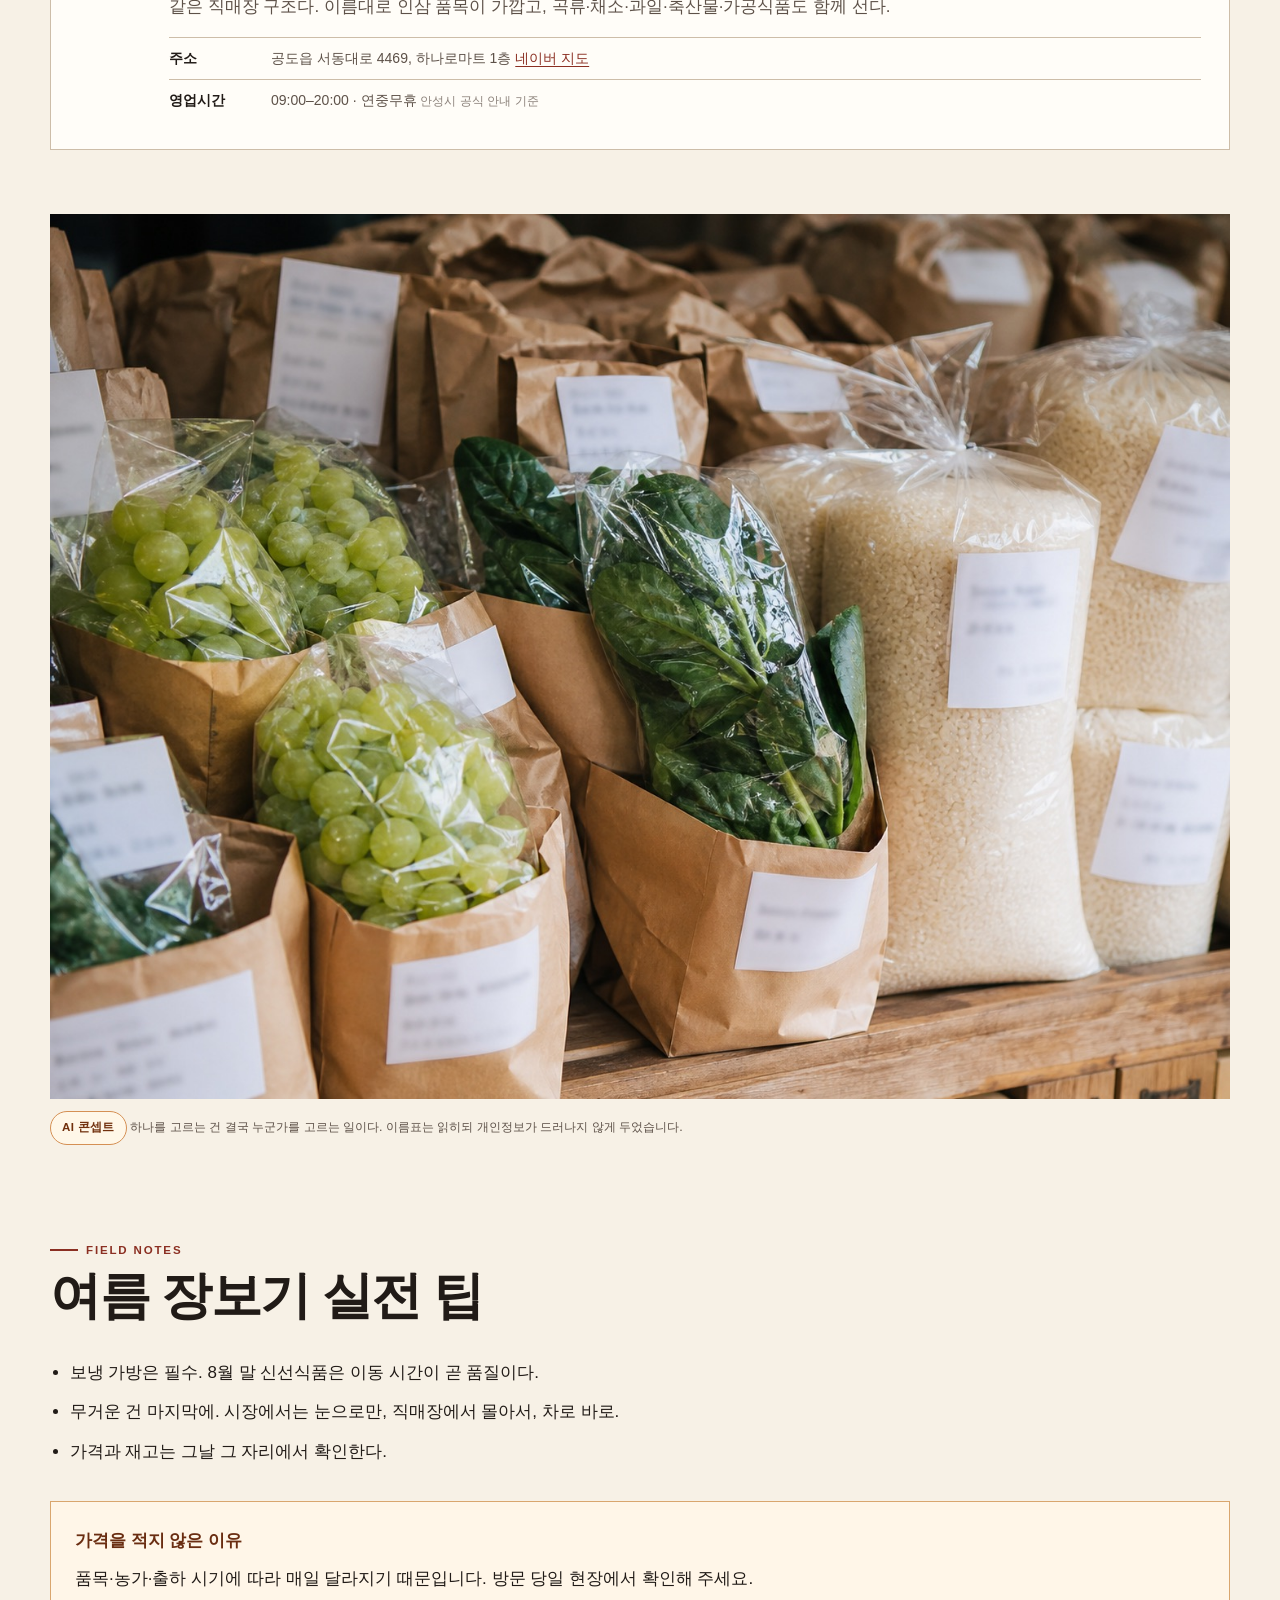
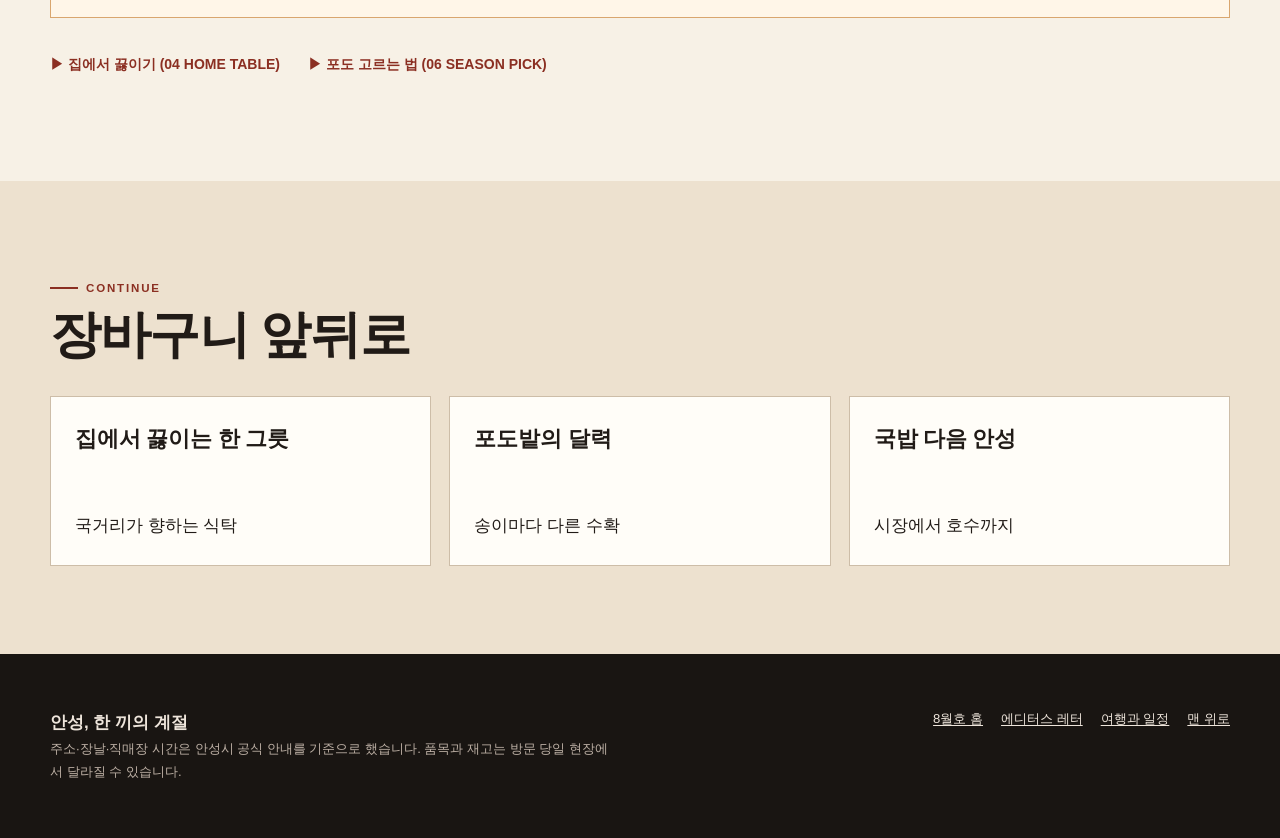
<file: market.html>
<!doctype html>
<html lang="ko">
<head>
  <meta charset="utf-8">
  <meta name="viewport" content="width=device-width, initial-scale=1">
  <title>MARKET — 국밥의 여운을 집으로</title>
  <meta name="description" content="한 그릇이 여행의 시작이었다면, 장바구니는 그 맛을 집으로 이어가는 방법이다. 안성마춤 다섯 품목과 시장·직매장 장보기.">
  <link rel="canonical" href="https://vidavida1970.github.io/Webzine/market.html">
  <meta property="og:type" content="article">
  <meta property="og:locale" content="ko_KR">
  <meta property="og:site_name" content="안성마춤 웹진">
  <meta property="og:title" content="국밥의 여운을 집으로">
  <meta property="og:description" content="무엇을 담을까, 어디서 살까. 안성마춤 다섯 품목과 시장·직매장으로 이어지는 장바구니.">
  <meta property="og:url" content="https://vidavida1970.github.io/Webzine/market.html">
  <meta property="og:image" content="https://vidavida1970.github.io/Webzine/assets/images/og-market.jpg">
  <meta name="twitter:card" content="summary_large_image">
  <meta name="twitter:title" content="국밥의 여운을 집으로">
  <meta name="twitter:description" content="무엇을 담을까, 어디서 살까. 안성마춤 다섯 품목과 시장·직매장으로 이어지는 장바구니.">
  <meta name="twitter:image" content="https://vidavida1970.github.io/Webzine/assets/images/og-market.jpg">
  <link rel="icon" href="favicon.svg" type="image/svg+xml">
  <link rel="stylesheet" href="styles.css">
  <script src="script.js" defer></script>
</head>
<body data-page="market">
  <a class="skip-link" href="#main">본문 바로가기</a>
  <div class="reading-progress" aria-hidden="true"></div>
  <header class="site-header">
    <div class="header-inner">
      <a class="brand" href="index.html" aria-label="안성 웹진 8월호 홈">
        <span class="brand-mark" aria-hidden="true">安</span>
        <span class="brand-copy"><strong>안성, 한 끼의 계절</strong><small>ANSEONG WEBZINE · AUG 2026</small></span>
      </a>
      <nav class="primary-nav" aria-label="주요 메뉴">
        <a href="index.html">이번 호</a>
        <a href="letter.html">에디터스 레터</a>
        <a href="focus.html">안성국밥</a>
        <a href="season.html">제철과 식탁</a>
        <a href="travel.html">여행과 일정</a>
        <a href="market.html" aria-current="page">장바구니</a>
        <a href="calendar.html">캘린더</a>
      </nav>
      <div class="header-tools">
        <button class="type-control" type="button" aria-label="본문 글자 크게 보기" aria-pressed="false">가+</button>
        <button class="menu-toggle" type="button" aria-label="메뉴 열기" aria-expanded="false">메뉴</button>
      </div>
    </div>
  </header>
  <main id="main">
    <header class="page-hero market-hero">
      <div class="shell">
        <nav class="breadcrumbs" aria-label="현재 위치"><a href="index.html">2026년 8월호</a> / 마켓</nav>
        <span class="section-kicker">08 · MARKET</span>
        <p class="page-subtitle">트렁크가 무거워지는 이유</p>
        <h1>국밥의 여운을<br>집으로</h1>
        <p class="page-deck">한 그릇이 여행의 시작이었다면, 장바구니는 그 맛을 집으로 이어가는 방법이다.</p>
        <div class="page-meta">
          <span>글 · 사진 웹진 편집부</span>
          <span>2026. 08. 30</span>
          <span>운영정보 기준 2026. 08. 17</span>
        </div>
      </div>
    </header>
    <figure class="hero-figure bleed-figure">
      <img src="assets/images/market-basket-ai.jpg" alt="포도, 쌀, 채소와 배가 식탁 위에 펼쳐진 장바구니 콘셉트 이미지" width="1536" height="1024">
      <figcaption><span class="chip chip-ai">AI 콘셉트</span> 돌아오는 길에 트렁크가 무거웠다. 실제 당일 구매 기록이 아니라 장바구니를 떠올리기 위한 콘셉트 이미지입니다.</figcaption>
    </figure>
    <div class="content-shell market-shell">
      <section class="market-lead" aria-labelledby="lead-title">
        <h2 class="visually-hidden" id="lead-title">리드</h2>
        <p>한 그릇이 여행의 시작이었다면, 장바구니는 그 맛을 집으로 이어가는 방법이다.</p>
        <p>그리고 9월은 명절 선물 시즌으로 넘어가는 달이다. 안성마춤 다섯 품목은 공교롭게도 명절 선물 목록과 그대로 겹친다. 여행길에 눈으로 봐 두면 9월이 한결 편해진다.</p>
      </section>
      <section class="market-section" id="basket" aria-labelledby="basket-title">
        <div class="section-head">
          <div>
            <span class="section-kicker">What to Buy</span>
            <h2 id="basket-title">무엇을 담을까 — 안성마춤 다섯</h2>
          </div>
          <p>품목은 사진 대신 글로 훑습니다. 앞에서 요리한 재료를 뒤에서 다시 만납니다.</p>
        </div>
        <div class="produce-list">
          <article class="produce-item">
            <h3><span aria-hidden="true">🍇</span> 포도</h3>
            <p>품종과 수확일, 보관 방법을 파는 분께 여쭙는다. 같은 안성산이어도 농가와 출하 시기에 따라 맛이 다르다. 캠벨·거봉·샤인머스캣은 사실상 다른 과일이다.</p>
            <a class="inline-link" href="season.html">고르는 법 ▶ 06 SEASON PICK</a>
            <p class="gift-note">명절 선물이라면 받는 분이 껍질째 먹는 걸 선호하는지 먼저 확인. 샤인머스캣과 캠벨은 먹는 방식이 다르다.</p>
          </article>
          <article class="produce-item">
            <h3><span aria-hidden="true">🌾</span> 쌀</h3>
            <p>포장지의 생산 정보와 도정일을 본다. 국밥에서 국물만큼 밥이 중요하다는 걸 알게 된 뒤라면 이 습관이 생긴다. 소비 속도를 생각해 양을 고르는 게 신선하게 먹는 요령이다.</p>
            <p class="gift-note">명절 선물이라면 큰 포장보다 적당한 크기가 낫다. 쌀은 오래 두면 도정일의 의미가 사라진다.</p>
          </article>
          <article class="produce-item">
            <h3><span aria-hidden="true">🍐</span> 배</h3>
            <p>05 PAIRING의 초무침 재료다. 늦여름부터 나오기 시작한다. 고를 때는 무게를 본다. 같은 크기라면 무거운 쪽이 수분이 많다.</p>
            <a class="inline-link" href="season.html#pairing">써 보기 ▶ 05 PAIRING 배·오이 초무침</a>
            <p class="gift-note">명절 선물이라면 크기가 고른 것으로 상자 단위. 선물용은 대개 별도 규격이 있다.</p>
          </article>
          <article class="produce-item">
            <h3><span aria-hidden="true">🥩</span> 한우</h3>
            <p>04 HOME TABLE에서 쓰는 국거리가 여기서 나온다. 집에서 국밥을 끓일 생각이라면 이 코너를 그냥 지나치기 어렵다.</p>
            <a class="inline-link" href="season.html#recipe">만들어 보기 ▶ 04 HOME TABLE</a>
            <p class="gift-note">명절 선물이라면 냉장·냉동 여부와 배송 방식을 미리 확인.</p>
          </article>
          <article class="produce-item">
            <h3><span aria-hidden="true">🌿</span> 인삼</h3>
            <p>안성인삼농협이 별도 직매장을 운영할 만큼 자리 잡은 품목이다. 수삼인지, 건조했는지, 가공품인지는 매대에서 형태를 보고 고른다.</p>
            <p class="gift-note">명절 선물이라면 보관 방법과 받는 분의 쓰임부터 맞춘다. 생것은 이동이 짧을수록 좋다.</p>
          </article>
        </div>
      </section>
      <figure class="inline-photo">
        <img src="assets/images/market-aisle-ai.jpg" alt="직매장 매대에 봉지들이 줄지어 놓인 콘셉트 이미지" width="1536" height="1024">
        <figcaption><span class="chip chip-ai">AI 콘셉트</span> 봉지마다 다른 이름, 다른 가격. 특정 직매장의 당일 매대가 아닙니다.</figcaption>
      </figure>
      <section class="market-section" id="places" aria-labelledby="places-title">
        <div class="section-head">
          <div>
            <span class="section-kicker">Where to Shop</span>
            <h2 id="places-title">어디서 살까</h2>
          </div>
          <p>무엇을 살까와 어디서 살까를 나눴습니다. 주소와 시간은 안성시 공식 안내를 따릅니다.</p>
        </div>
        <div class="place-list">
          <article class="place-card">
            <span class="place-num">01</span>
            <div>
              <h3>안성시장</h3>
              <p class="place-meta">장날 2·7·12·17·22·27일</p>
              <p>채소와 과일 사이에 생활용품 좌판이 섞여 선다. 다만 모든 물건이 안성산은 아니다. 지역 농산물을 찾는다면 원산지와 생산자를 확인해야 한다.</p>
              <dl class="place-facts">
                <div><dt>주소</dt><dd>안성시 시장길 37 <a href="https://map.naver.com/p/search/%EC%95%88%EC%84%B1%EC%8B%9C%EC%9E%A5%20%EC%8B%9C%EC%9E%A5%EA%B8%B8%2037" target="_blank" rel="noopener noreferrer">네이버 지도</a></dd></div>
                <div><dt>9월 주말 장날</dt><dd>12일(토) · 27일(일)</dd></div>
                <div><dt>이어 읽기</dt><dd><a href="travel.html">▶ 03 ONE DAY</a></dd></div>
              </dl>
            </div>
          </article>
          <article class="place-card">
            <span class="place-num">02</span>
            <div>
              <h3>대덕농협 로컬푸드 직매장</h3>
              <p>곡류·채소·과일·축산물·가공식품이 있다. 농가가 직접 포장하고 직접 가격을 붙여 내놓는 구조라 봉지마다 이름이 있다. 입점 품목과 재고는 날마다 달라진다.</p>
              <dl class="place-facts">
                <div><dt>주소</dt><dd>안성시 고수1로 43, 대덕농협 하나로마트 지하 <a href="https://map.naver.com/p/search/%EC%95%88%EC%84%B1%EC%8B%9C%20%EA%B3%A0%EC%88%981%EB%A1%9C%2043" target="_blank" rel="noopener noreferrer">네이버 지도</a></dd></div>
                <div><dt>영업시간</dt><dd>09:00–21:00 · 연중무휴 <span class="quiet">안성시 공식 안내 기준</span></dd></div>
              </dl>
            </div>
          </article>
          <article class="place-card">
            <span class="place-num">03</span>
            <div>
              <h3>안성인삼농협 로컬푸드 직매장</h3>
              <p>같은 직매장 구조다. 이름대로 인삼 품목이 가깝고, 곡류·채소·과일·축산물·가공식품도 함께 선다.</p>
              <dl class="place-facts">
                <div><dt>주소</dt><dd>공도읍 서동대로 4469, 하나로마트 1층 <a href="https://map.naver.com/p/search/%EC%95%88%EC%84%B1%EC%8B%9C%20%EA%B3%B5%EB%8F%84%EC%9D%8D%20%EC%84%9C%EB%8F%99%EB%8C%80%EB%A1%9C%204469" target="_blank" rel="noopener noreferrer">네이버 지도</a></dd></div>
                <div><dt>영업시간</dt><dd>09:00–20:00 · 연중무휴 <span class="quiet">안성시 공식 안내 기준</span></dd></div>
              </dl>
            </div>
          </article>
        </div>
      </section>
      <figure class="inline-photo square-photo">
        <img src="assets/images/market-labels-ai.jpg" alt="생산자명이 적힌 봉지들이 나란히 놓인 콘셉트 이미지" width="1448" height="1086">
        <figcaption><span class="chip chip-ai">AI 콘셉트</span> 하나를 고르는 건 결국 누군가를 고르는 일이다. 이름표는 읽히되 개인정보가 드러나지 않게 두었습니다.</figcaption>
      </figure>
      <section class="market-section" id="tips" aria-labelledby="tips-title">
        <div class="section-head">
          <div>
            <span class="section-kicker">Field Notes</span>
            <h2 id="tips-title">여름 장보기 실전 팁</h2>
          </div>
        </div>
        <ul class="tip-list">
          <li>보냉 가방은 필수. 8월 말 신선식품은 이동 시간이 곧 품질이다.</li>
          <li>무거운 건 마지막에. 시장에서는 눈으로만, 직매장에서 몰아서, 차로 바로.</li>
          <li>가격과 재고는 그날 그 자리에서 확인한다.</li>
        </ul>
        <div class="notice">
          <strong>가격을 적지 않은 이유</strong>
          품목·농가·출하 시기에 따라 매일 달라지기 때문입니다. 방문 당일 현장에서 확인해 주세요.
        </div>
        <nav class="continue-links" aria-label="이어 읽기">
          <a href="season.html#recipe">▶ 집에서 끓이기 (04 HOME TABLE)</a>
          <a href="season.html">▶ 포도 고르는 법 (06 SEASON PICK)</a>
        </nav>
      </section>
    </div>
    <section class="related section">
      <div class="shell">
        <div class="section-head">
          <div>
            <span class="section-kicker">Continue</span>
            <h2>장바구니 앞뒤로</h2>
          </div>
        </div>
        <div class="related-grid">
          <a href="season.html#recipe"><strong>집에서 끓이는 한 그릇</strong><span>국거리가 향하는 식탁</span></a>
          <a href="season.html"><strong>포도밭의 달력</strong><span>송이마다 다른 수확</span></a>
          <a href="travel.html"><strong>국밥 다음 안성</strong><span>시장에서 호수까지</span></a>
        </div>
      </div>
    </section>
  </main>
  <footer class="site-footer">
    <div class="footer-inner">
      <div>
        <strong>안성, 한 끼의 계절</strong>
        <p>주소·장날·직매장 시간은 안성시 공식 안내를 기준으로 했습니다. 품목과 재고는 방문 당일 현장에서 달라질 수 있습니다.</p>
      </div>
      <div class="footer-links">
        <a href="index.html">8월호 홈</a>
        <a href="letter.html">에디터스 레터</a>
        <a href="travel.html">여행과 일정</a>
        <a href="#main">맨 위로</a>
      </div>
    </div>
  </footer>
</body>
</html>
</file>
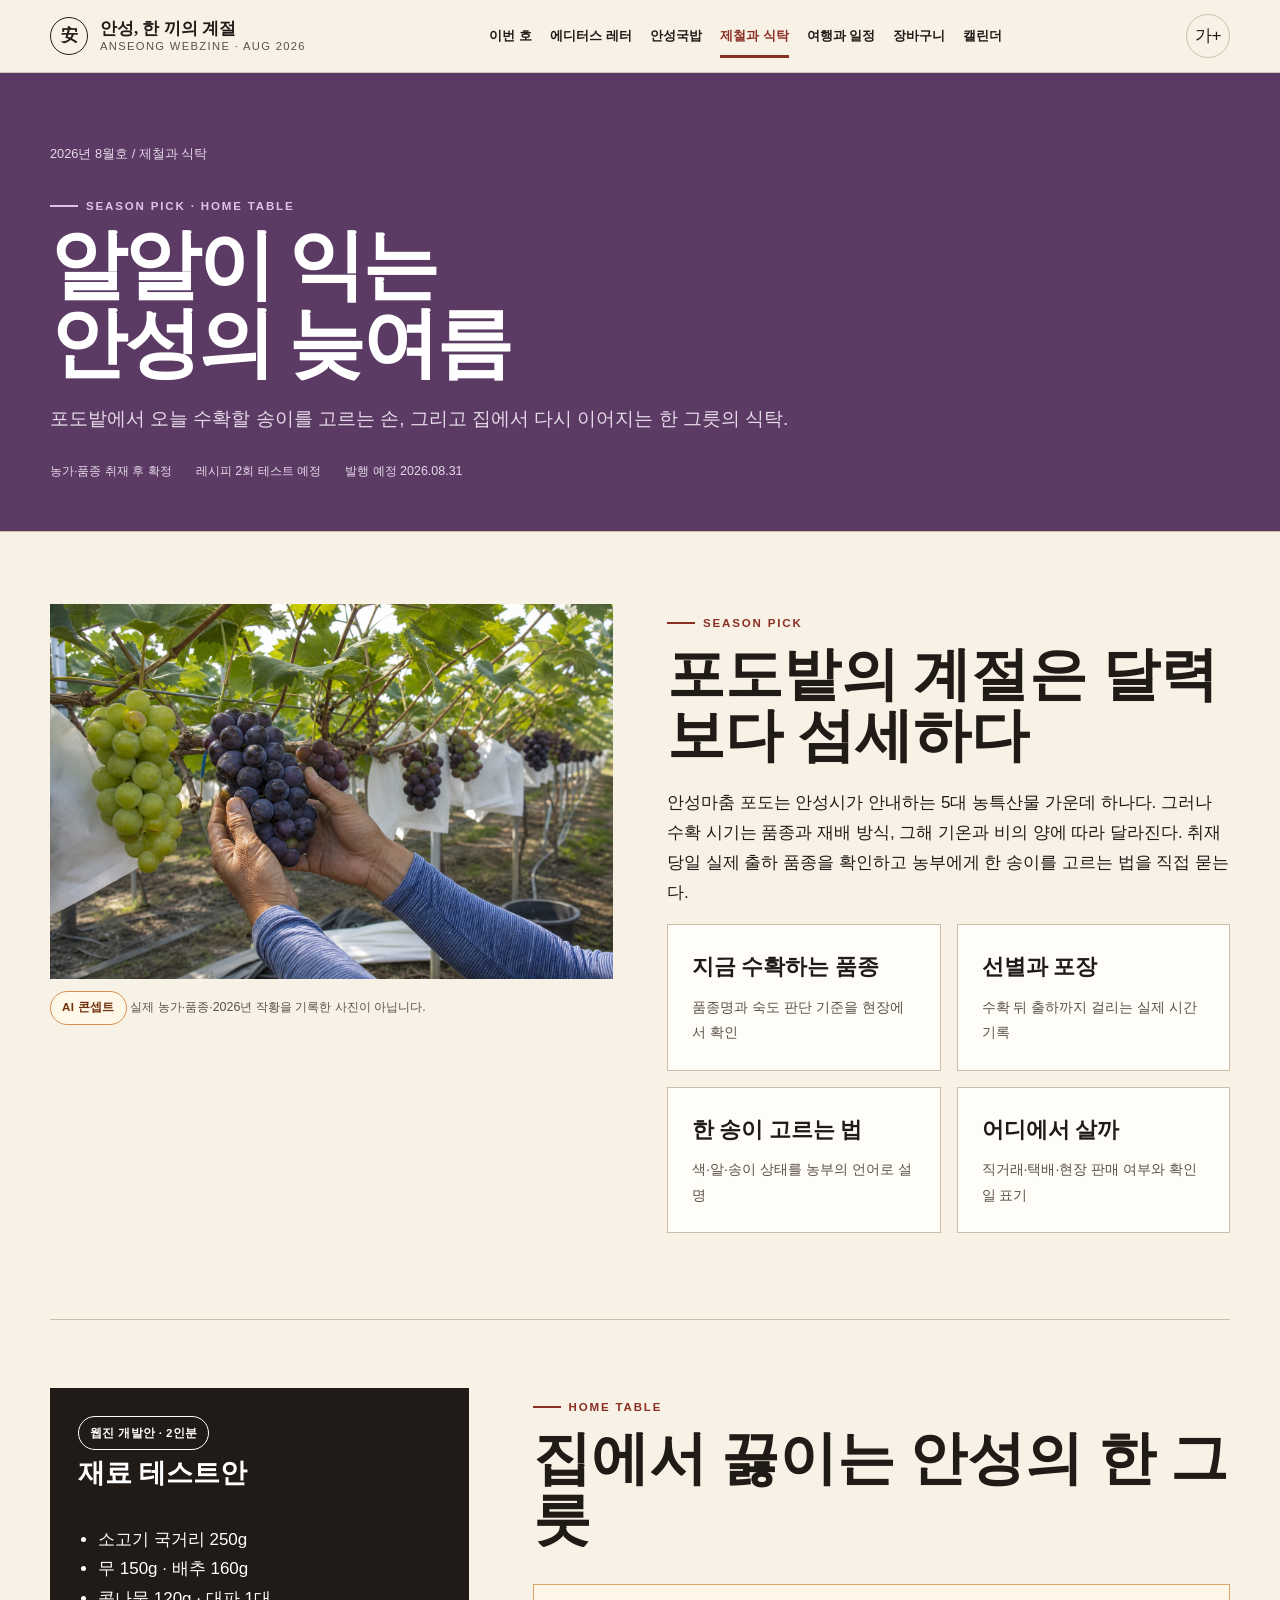
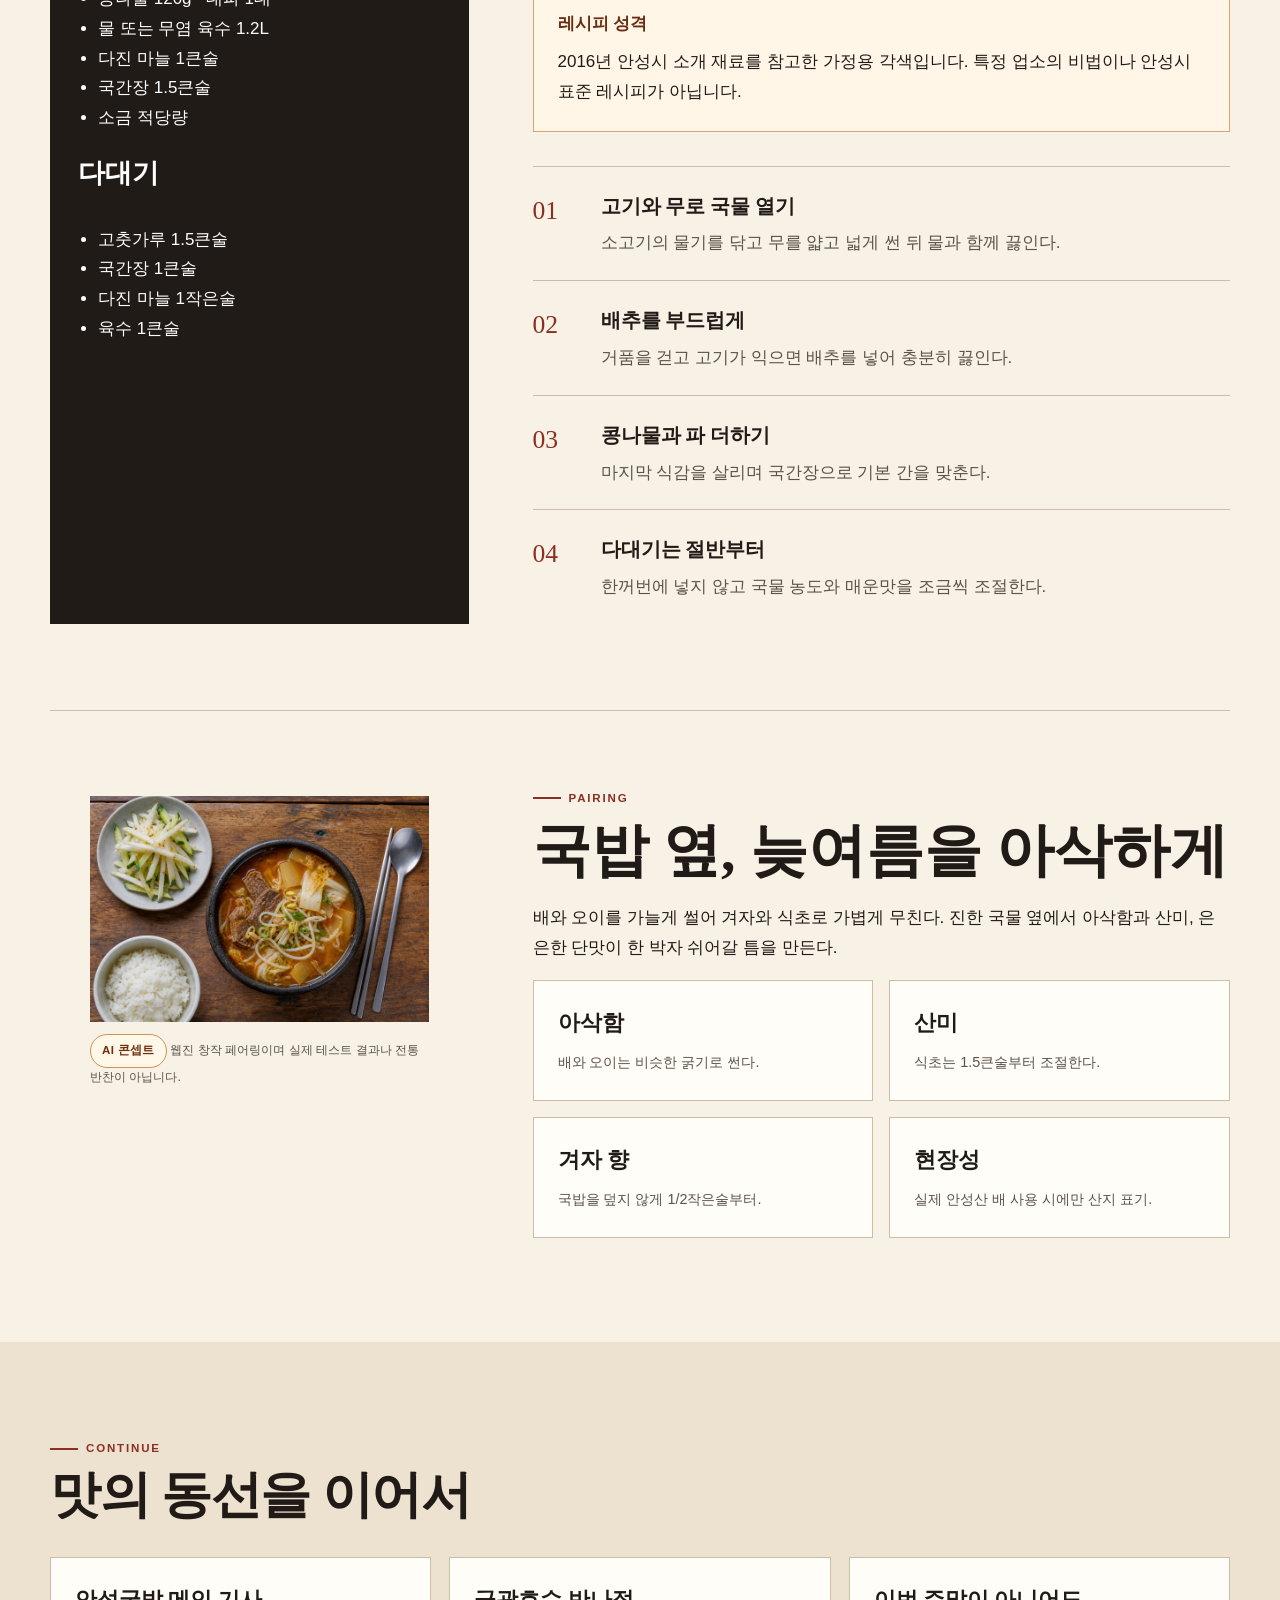
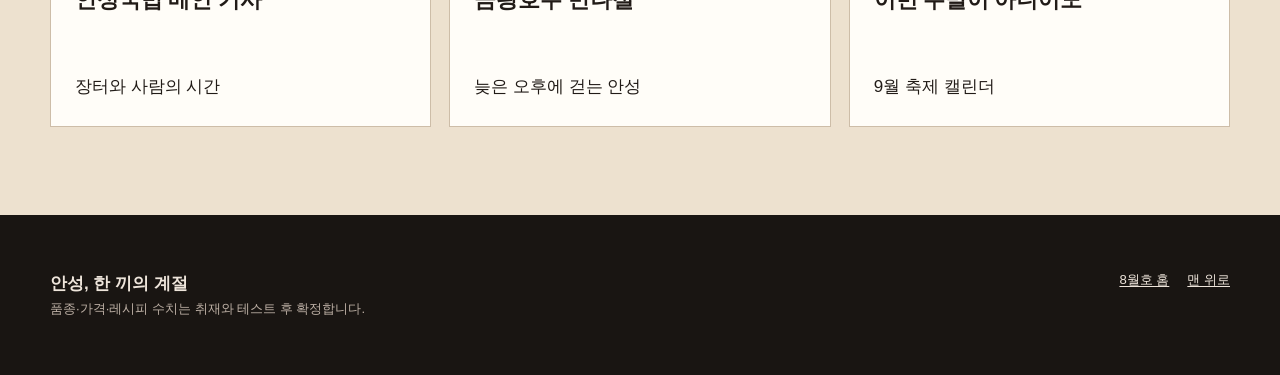
<file: season.html>
<!doctype html>
<html lang="ko"><head><meta charset="utf-8"><meta name="viewport" content="width=device-width, initial-scale=1"><meta name="description" content="안성 포도와 가정용 국밥 레시피, 배 오이 페어링"><title>알알이 익는 안성의 늦여름</title><link rel="icon" href="favicon.svg" type="image/svg+xml"><link rel="stylesheet" href="styles.css"><script src="script.js" defer></script></head>
<body data-page="season"><a class="skip-link" href="#main">본문 바로가기</a><div class="reading-progress" aria-hidden="true"></div>
<header class="site-header"><div class="header-inner"><a class="brand" href="index.html" aria-label="안성 웹진 8월호 홈"><span class="brand-mark" aria-hidden="true">安</span><span class="brand-copy"><strong>안성, 한 끼의 계절</strong><small>ANSEONG WEBZINE · AUG 2026</small></span></a><nav class="primary-nav" aria-label="주요 메뉴"><a href="index.html">이번 호</a><a href="letter.html">에디터스 레터</a><a href="focus.html">안성국밥</a><a href="season.html" aria-current="page">제철과 식탁</a><a href="travel.html">여행과 일정</a><a href="market.html">장바구니</a><a href="calendar.html">캘린더</a></nav><div class="header-tools"><button class="type-control" type="button" aria-label="본문 글자 크게 보기" aria-pressed="false">가+</button><button class="menu-toggle" type="button" aria-label="메뉴 열기" aria-expanded="false">메뉴</button></div></div></header>
<main id="main">
  <header class="page-hero recipe-hero"><div class="shell"><nav class="breadcrumbs" aria-label="현재 위치"><a href="index.html">2026년 8월호</a> / 제철과 식탁</nav><span class="section-kicker">Season Pick · Home Table</span><h1>알알이 익는<br>안성의 늦여름</h1><p class="page-deck">포도밭에서 오늘 수확할 송이를 고르는 손, 그리고 집에서 다시 이어지는 한 그릇의 식탁.</p><div class="page-meta"><span>농가·품종 취재 후 확정</span><span>레시피 2회 테스트 예정</span><span>발행 예정 2026.08.31</span></div></div></header>
  <div class="content-shell">
    <section class="split-feature" aria-labelledby="grape-title"><figure><img src="assets/images/anseong-grape-ai.png" alt="포도밭에서 포도송이를 살피는 농부의 손을 표현한 콘셉트 이미지" width="1536" height="1024"><figcaption><span class="chip chip-ai">AI 콘셉트</span> 실제 농가·품종·2026년 작황을 기록한 사진이 아닙니다.</figcaption></figure><div><span class="section-kicker">Season Pick</span><h2 class="module-title" id="grape-title">포도밭의 계절은 달력보다 섬세하다</h2><p>안성마춤 포도는 안성시가 안내하는 5대 농특산물 가운데 하나다. 그러나 수확 시기는 품종과 재배 방식, 그해 기온과 비의 양에 따라 달라진다. 취재 당일 실제 출하 품종을 확인하고 농부에게 한 송이를 고르는 법을 직접 묻는다.</p><div class="question-grid"><div class="info-card"><h3>지금 수확하는 품종</h3><p>품종명과 숙도 판단 기준을 현장에서 확인</p></div><div class="info-card"><h3>선별과 포장</h3><p>수확 뒤 출하까지 걸리는 실제 시간 기록</p></div><div class="info-card"><h3>한 송이 고르는 법</h3><p>색·알·송이 상태를 농부의 언어로 설명</p></div><div class="info-card"><h3>어디에서 살까</h3><p>직거래·택배·현장 판매 여부와 확인일 표기</p></div></div></div></section>

    <section class="recipe-layout" id="recipe" aria-labelledby="recipe-title"><aside class="ingredient-list"><span class="chip">웹진 개발안 · 2인분</span><h3>재료 테스트안</h3><ul><li>소고기 국거리 250g</li><li>무 150g · 배추 160g</li><li>콩나물 120g · 대파 1대</li><li>물 또는 무염 육수 1.2L</li><li>다진 마늘 1큰술</li><li>국간장 1.5큰술</li><li>소금 적당량</li></ul><h3>다대기</h3><ul><li>고춧가루 1.5큰술</li><li>국간장 1큰술</li><li>다진 마늘 1작은술</li><li>육수 1큰술</li></ul></aside><div><span class="section-kicker">Home Table</span><h2 class="module-title" id="recipe-title">집에서 끓이는 안성의 한 그릇</h2><div class="notice"><strong>레시피 성격</strong>2016년 안성시 소개 재료를 참고한 가정용 각색입니다. 특정 업소의 비법이나 안성시 표준 레시피가 아닙니다.</div><div class="steps"><div class="step"><div><h3>고기와 무로 국물 열기</h3><p>소고기의 물기를 닦고 무를 얇고 넓게 썬 뒤 물과 함께 끓인다.</p></div></div><div class="step"><div><h3>배추를 부드럽게</h3><p>거품을 걷고 고기가 익으면 배추를 넣어 충분히 끓인다.</p></div></div><div class="step"><div><h3>콩나물과 파 더하기</h3><p>마지막 식감을 살리며 국간장으로 기본 간을 맞춘다.</p></div></div><div class="step"><div><h3>다대기는 절반부터</h3><p>한꺼번에 넣지 않고 국물 농도와 매운맛을 조금씩 조절한다.</p></div></div></div></div></section>

    <section class="recipe-layout" id="pairing" aria-labelledby="pairing-title"><figure><img src="assets/images/gukbap-pairing-ai.png" alt="국밥과 밥, 배와 오이를 활용한 초무침 콘셉트 상차림" width="1536" height="1024"><figcaption><span class="chip chip-ai">AI 콘셉트</span> 웹진 창작 페어링이며 실제 테스트 결과나 전통 반찬이 아닙니다.</figcaption></figure><div><span class="section-kicker">Pairing</span><h2 class="module-title" id="pairing-title">국밥 옆, 늦여름을 아삭하게</h2><p>배와 오이를 가늘게 썰어 겨자와 식초로 가볍게 무친다. 진한 국물 옆에서 아삭함과 산미, 은은한 단맛이 한 박자 쉬어갈 틈을 만든다.</p><div class="ingredient-grid"><div class="info-card"><h3>아삭함</h3><p>배와 오이는 비슷한 굵기로 썬다.</p></div><div class="info-card"><h3>산미</h3><p>식초는 1.5큰술부터 조절한다.</p></div><div class="info-card"><h3>겨자 향</h3><p>국밥을 덮지 않게 1/2작은술부터.</p></div><div class="info-card"><h3>현장성</h3><p>실제 안성산 배 사용 시에만 산지 표기.</p></div></div></div></section>
  </div>
  <section class="related section"><div class="shell"><div class="section-head"><div><span class="section-kicker">Continue</span><h2>맛의 동선을 이어서</h2></div></div><div class="related-grid"><a href="focus.html"><strong>안성국밥 메인 기사</strong><span>장터와 사람의 시간</span></a><a href="travel.html"><strong>금광호수 반나절</strong><span>늦은 오후에 걷는 안성</span></a><a href="calendar.html"><strong>이번 주말이 아니어도</strong><span>9월 축제 캘린더</span></a></div></div></section>
</main><footer class="site-footer"><div class="footer-inner"><div><strong>안성, 한 끼의 계절</strong><p>품종·가격·레시피 수치는 취재와 테스트 후 확정합니다.</p></div><div class="footer-links"><a href="index.html">8월호 홈</a><a href="#main">맨 위로</a></div></div></footer></body></html>
</file>
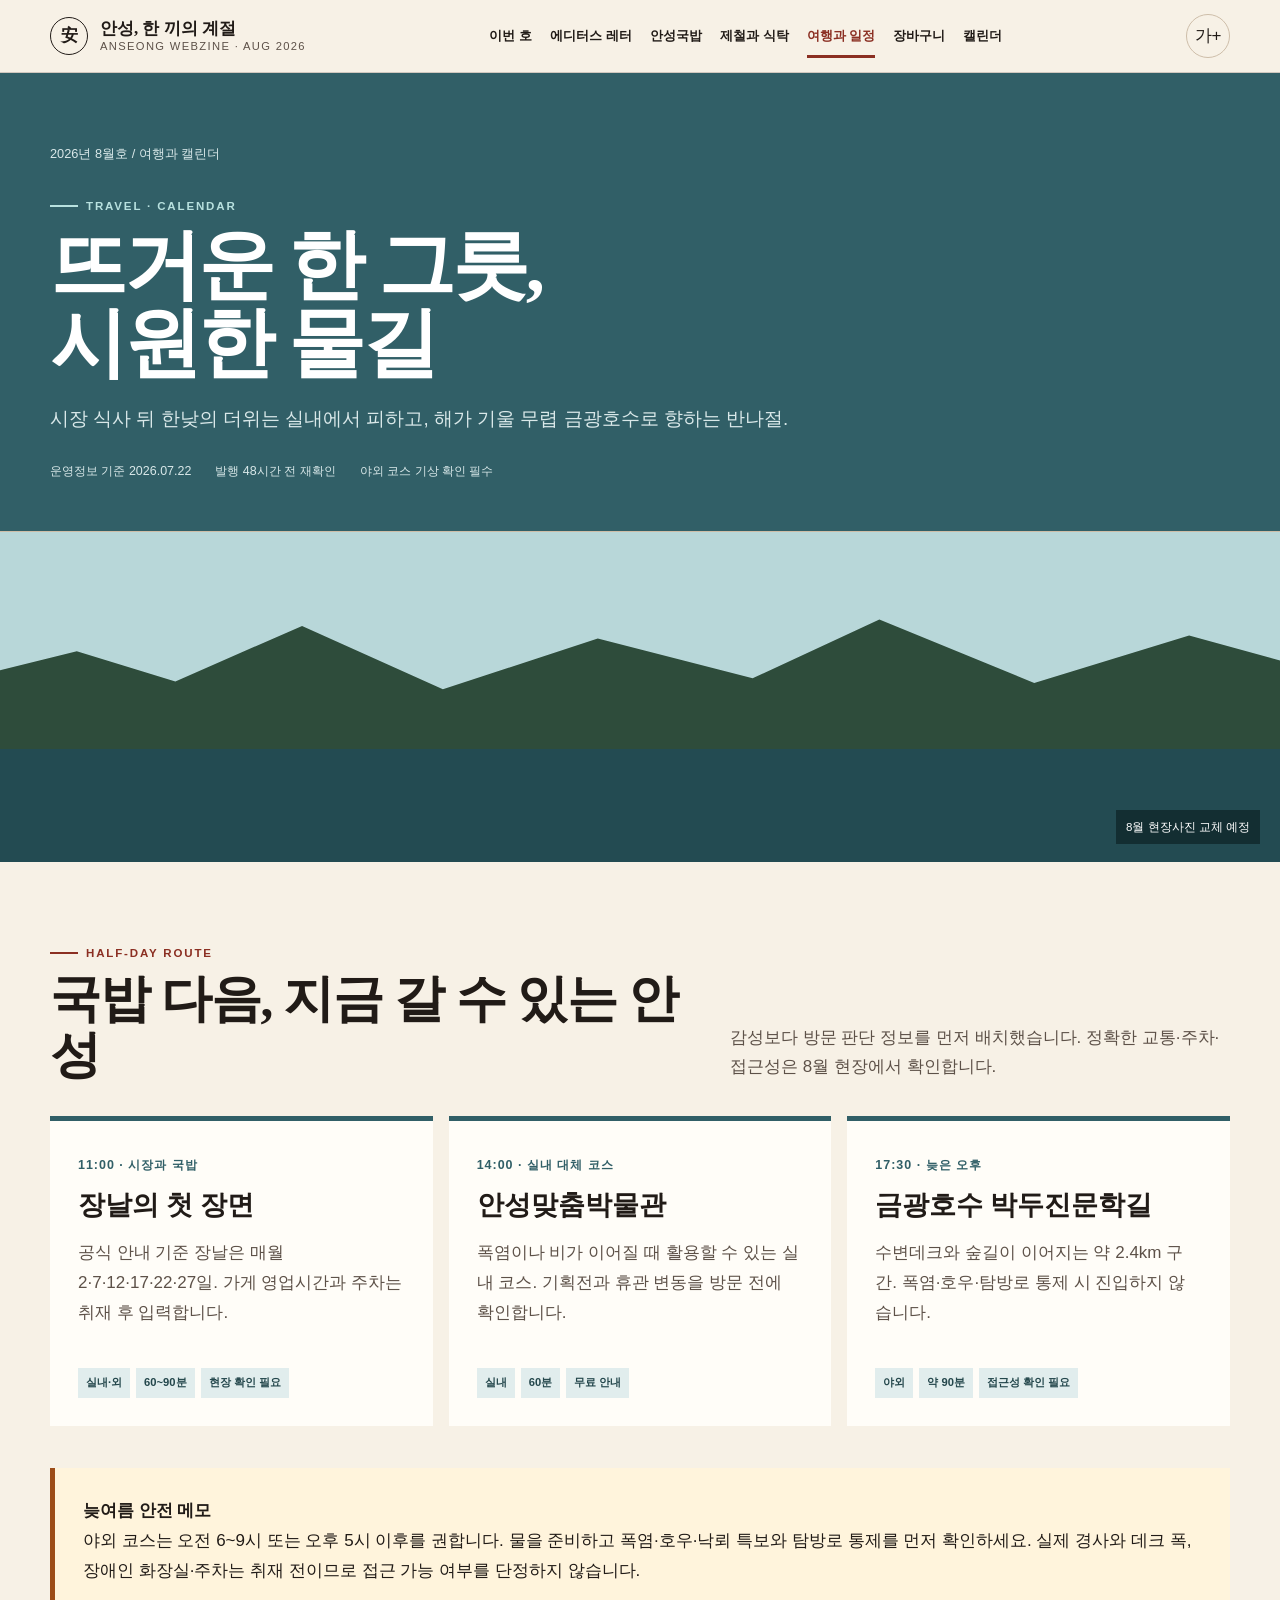
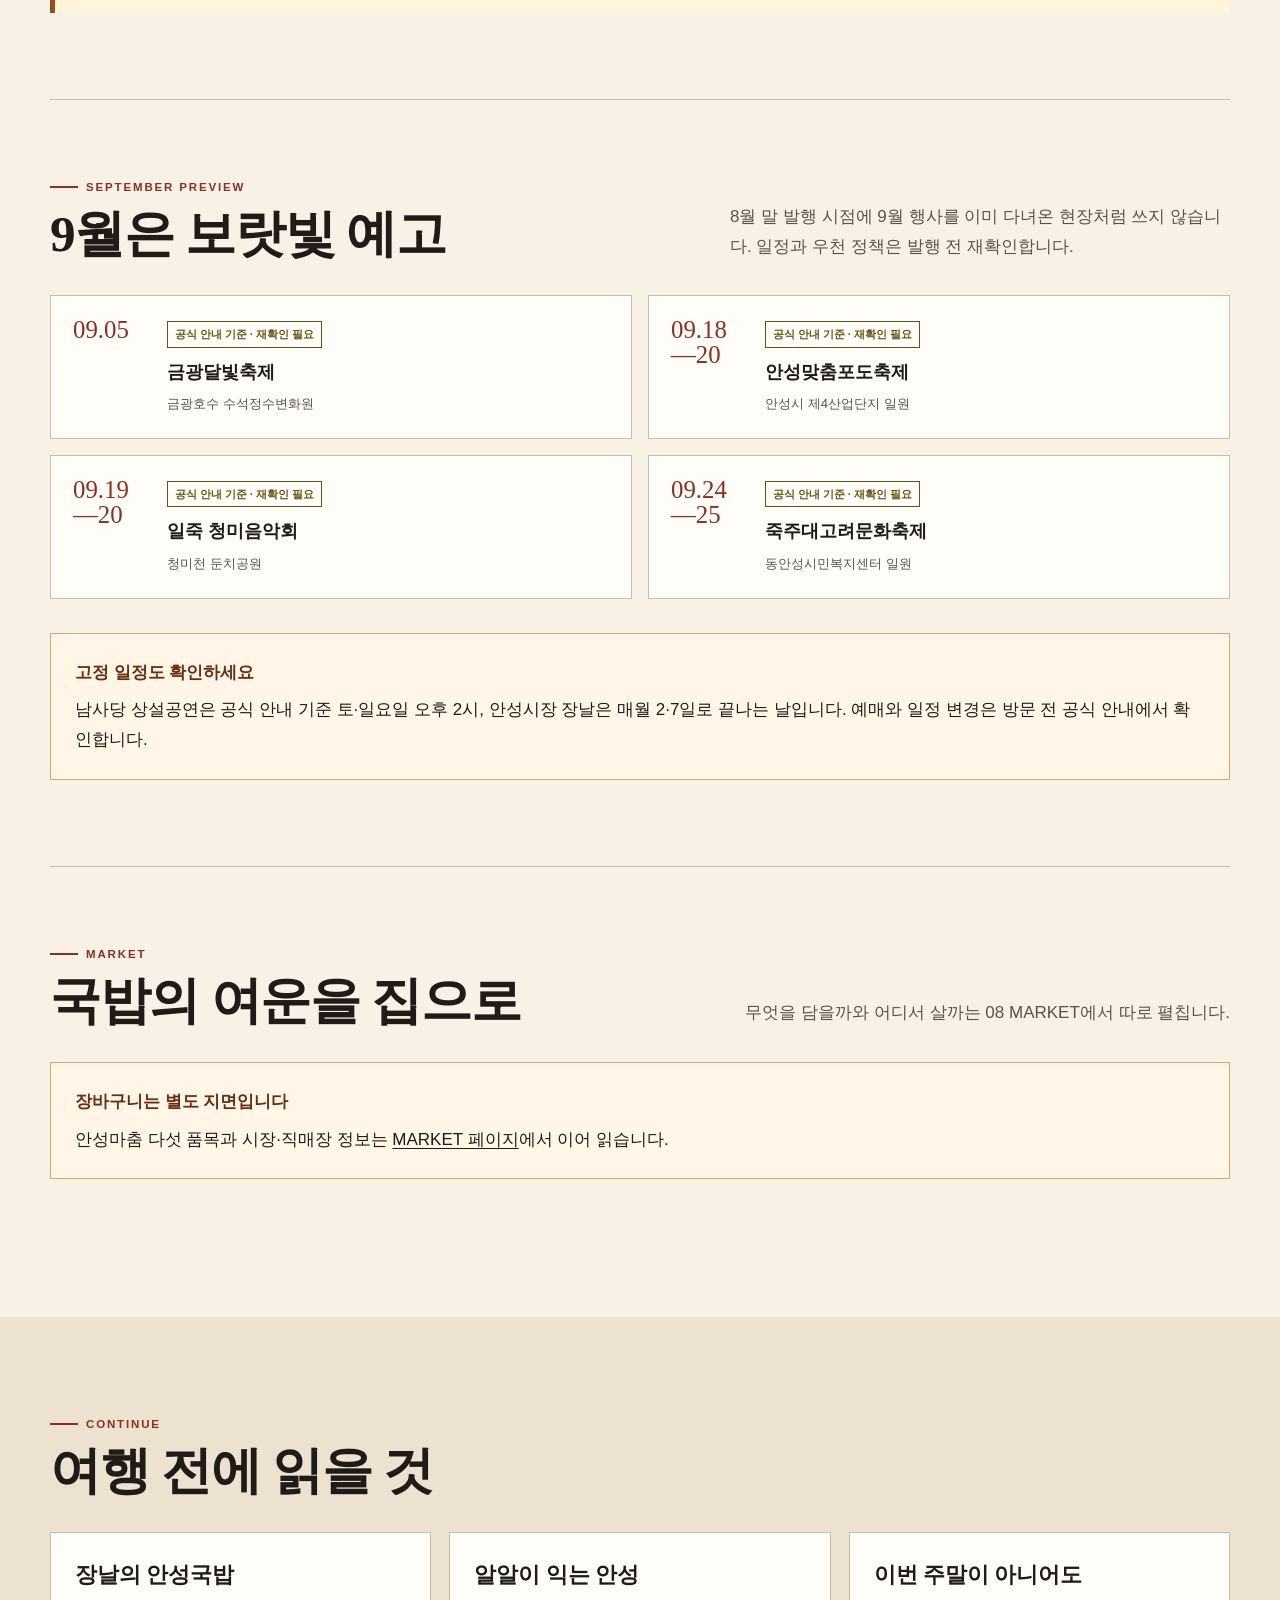
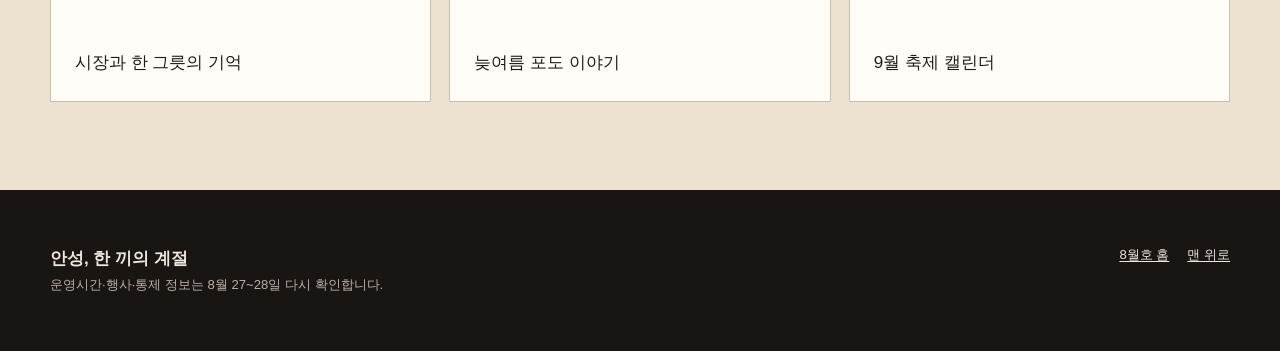
<file: travel.html>
<!doctype html>
<html lang="ko"><head><meta charset="utf-8"><meta name="viewport" content="width=device-width, initial-scale=1"><meta name="description" content="안성국밥에서 시장, 박물관, 금광호수로 이어지는 늦여름 반나절 여행"><title>국밥 다음 안성 — 늦여름 반나절</title><link rel="icon" href="favicon.svg" type="image/svg+xml"><link rel="stylesheet" href="styles.css"><script src="script.js" defer></script></head>
<body data-page="travel"><a class="skip-link" href="#main">본문 바로가기</a><div class="reading-progress" aria-hidden="true"></div>
<header class="site-header"><div class="header-inner"><a class="brand" href="index.html" aria-label="안성 웹진 8월호 홈"><span class="brand-mark" aria-hidden="true">安</span><span class="brand-copy"><strong>안성, 한 끼의 계절</strong><small>ANSEONG WEBZINE · AUG 2026</small></span></a><nav class="primary-nav" aria-label="주요 메뉴"><a href="index.html">이번 호</a><a href="letter.html">에디터스 레터</a><a href="focus.html">안성국밥</a><a href="season.html">제철과 식탁</a><a href="travel.html" aria-current="page">여행과 일정</a><a href="market.html">장바구니</a><a href="calendar.html">캘린더</a></nav><div class="header-tools"><button class="type-control" type="button" aria-label="본문 글자 크게 보기" aria-pressed="false">가+</button><button class="menu-toggle" type="button" aria-label="메뉴 열기" aria-expanded="false">메뉴</button></div></div></header>
<main id="main">
  <header class="page-hero travel-hero"><div class="shell"><nav class="breadcrumbs" aria-label="현재 위치"><a href="index.html">2026년 8월호</a> / 여행과 캘린더</nav><span class="section-kicker">Travel · Calendar</span><h1>뜨거운 한 그릇,<br>시원한 물길</h1><p class="page-deck">시장 식사 뒤 한낮의 더위는 실내에서 피하고, 해가 기울 무렵 금광호수로 향하는 반나절.</p><div class="page-meta"><span>운영정보 기준 2026.07.22</span><span>발행 48시간 전 재확인</span><span>야외 코스 기상 확인 필수</span></div></div></header>
  <div class="lake-art" role="img" aria-label="산과 수면을 단순한 색면으로 표현한 금광호수 현장사진 자리표시자"></div>
  <div class="content-shell">
    <section aria-labelledby="route-title"><div class="section-head"><div><span class="section-kicker">Half-day Route</span><h2 id="route-title">국밥 다음, 지금 갈 수 있는 안성</h2></div><p>감성보다 방문 판단 정보를 먼저 배치했습니다. 정확한 교통·주차·접근성은 8월 현장에서 확인합니다.</p></div><div class="travel-grid">
      <article class="travel-card"><div><span class="time">11:00 · 시장과 국밥</span><h3>장날의 첫 장면</h3><p>공식 안내 기준 장날은 매월 2·7·12·17·22·27일. 가게 영업시간과 주차는 취재 후 입력합니다.</p></div><div class="travel-tags"><span>실내·외</span><span>60~90분</span><span>현장 확인 필요</span></div></article>
      <article class="travel-card"><div><span class="time">14:00 · 실내 대체 코스</span><h3>안성맞춤박물관</h3><p>폭염이나 비가 이어질 때 활용할 수 있는 실내 코스. 기획전과 휴관 변동을 방문 전에 확인합니다.</p></div><div class="travel-tags"><span>실내</span><span>60분</span><span>무료 안내</span></div></article>
      <article class="travel-card"><div><span class="time">17:30 · 늦은 오후</span><h3>금광호수 박두진문학길</h3><p>수변데크와 숲길이 이어지는 약 2.4km 구간. 폭염·호우·탐방로 통제 시 진입하지 않습니다.</p></div><div class="travel-tags"><span>야외</span><span>약 90분</span><span>접근성 확인 필요</span></div></article>
    </div><div class="safety"><strong>늦여름 안전 메모</strong><br>야외 코스는 오전 6~9시 또는 오후 5시 이후를 권합니다. 물을 준비하고 폭염·호우·낙뢰 특보와 탐방로 통제를 먼저 확인하세요. 실제 경사와 데크 폭, 장애인 화장실·주차는 취재 전이므로 접근 가능 여부를 단정하지 않습니다.</div></section>

    <section class="calendar-section" id="calendar" aria-labelledby="calendar-title"><div class="section-head"><div><span class="section-kicker">September Preview</span><h2 id="calendar-title">9월은 보랏빛 예고</h2></div><p>8월 말 발행 시점에 9월 행사를 이미 다녀온 현장처럼 쓰지 않습니다. 일정과 우천 정책은 발행 전 재확인합니다.</p></div><div class="calendar-grid">
      <article class="calendar-card"><time datetime="2026-09-05">09.05</time><div><span class="status">공식 안내 기준 · 재확인 필요</span><h3>금광달빛축제</h3><p>금광호수 수석정수변화원</p></div></article>
      <article class="calendar-card"><time datetime="2026-09-18">09.18<br>—20</time><div><span class="status">공식 안내 기준 · 재확인 필요</span><h3>안성맞춤포도축제</h3><p>안성시 제4산업단지 일원</p></div></article>
      <article class="calendar-card"><time datetime="2026-09-19">09.19<br>—20</time><div><span class="status">공식 안내 기준 · 재확인 필요</span><h3>일죽 청미음악회</h3><p>청미천 둔치공원</p></div></article>
      <article class="calendar-card"><time datetime="2026-09-24">09.24<br>—25</time><div><span class="status">공식 안내 기준 · 재확인 필요</span><h3>죽주대고려문화축제</h3><p>동안성시민복지센터 일원</p></div></article>
    </div><div class="notice"><strong>고정 일정도 확인하세요</strong>남사당 상설공연은 공식 안내 기준 토·일요일 오후 2시, 안성시장 장날은 매월 2·7일로 끝나는 날입니다. 예매와 일정 변경은 방문 전 공식 안내에서 확인합니다.</div></section>

    <section class="calendar-section" id="market" aria-labelledby="market-title"><div class="section-head"><div><span class="section-kicker">Market</span><h2 id="market-title">국밥의 여운을 집으로</h2></div><p>무엇을 담을까와 어디서 살까는 08 MARKET에서 따로 펼칩니다.</p></div><div class="notice"><strong>장바구니는 별도 지면입니다</strong>안성마춤 다섯 품목과 시장·직매장 정보는 <a href="market.html">MARKET 페이지</a>에서 이어 읽습니다.</div></section>
  </div>
  <section class="related section"><div class="shell"><div class="section-head"><div><span class="section-kicker">Continue</span><h2>여행 전에 읽을 것</h2></div></div><div class="related-grid"><a href="focus.html"><strong>장날의 안성국밥</strong><span>시장과 한 그릇의 기억</span></a><a href="season.html"><strong>알알이 익는 안성</strong><span>늦여름 포도 이야기</span></a><a href="calendar.html"><strong>이번 주말이 아니어도</strong><span>9월 축제 캘린더</span></a></div></div></section>
</main><footer class="site-footer"><div class="footer-inner"><div><strong>안성, 한 끼의 계절</strong><p>운영시간·행사·통제 정보는 8월 27~28일 다시 확인합니다.</p></div><div class="footer-links"><a href="index.html">8월호 홈</a><a href="#main">맨 위로</a></div></div></footer></body></html>
</file>
<file: styles.css>
:root {
  --ink: #211b17;
  --ink-soft: #5d5148;
  --paper: #f7f1e6;
  --paper-deep: #ede1cf;
  --white: #fffdf8;
  --broth: #8b2f22;
  --broth-dark: #5d1e18;
  --amber: #c46d2d;
  --grape: #5b3b64;
  --leaf: #496247;
  --lake: #315f67;
  --line: #cdbda8;
  --focus: #0b62c4;
  --font-display: "Iowan Old Style", "Noto Serif KR", "Batang", serif;
  --font-body: Pretendard, "Noto Sans KR", "Apple SD Gothic Neo", sans-serif;
  --max: 1180px;
  --reading: 740px;
  --shadow: 0 16px 44px rgba(55, 34, 20, .12);
}

* { box-sizing: border-box; }
html { scroll-behavior: smooth; }
body {
  margin: 0;
  background: var(--paper);
  color: var(--ink);
  font-family: var(--font-body);
  font-size: 17px;
  line-height: 1.75;
  overflow-wrap: break-word;
}
body.large-type { font-size: 19px; }
img { display: block; max-width: 100%; height: auto; }
a { color: inherit; text-decoration-thickness: .08em; text-underline-offset: .18em; }
button, a { touch-action: manipulation; }
button { font: inherit; }

.skip-link {
  position: fixed; left: 16px; top: -80px; z-index: 1000;
  padding: 12px 18px; background: var(--ink); color: #fff;
}
.skip-link:focus { top: 16px; }
:focus-visible { outline: 3px solid var(--focus); outline-offset: 4px; }

.reading-progress {
  position: fixed; inset: 0 auto auto 0; z-index: 200;
  width: 0; height: 4px; background: var(--amber);
}
.site-header {
  position: sticky; top: 0; z-index: 100;
  border-bottom: 1px solid rgba(93, 81, 72, .25);
  background: rgba(247, 241, 230, .96);
  backdrop-filter: blur(12px);
}
.header-inner {
  width: min(calc(100% - 32px), var(--max)); min-height: 72px; margin: auto;
  display: flex; align-items: center; justify-content: space-between; gap: 24px;
}
.brand { display: inline-flex; align-items: center; gap: 12px; text-decoration: none; }
.brand-mark {
  width: 38px; height: 38px; display: grid; place-items: center;
  border: 1px solid var(--ink); border-radius: 50%;
  font-family: var(--font-display); font-weight: 700;
}
.brand-copy { display: grid; line-height: 1.25; }
.brand-copy strong { font-family: var(--font-display); font-size: 1.05rem; }
.brand-copy small { color: var(--ink-soft); font-size: .7rem; letter-spacing: .12em; }
.primary-nav { display: flex; align-items: center; gap: 18px; }
.primary-nav a { min-height: 44px; display: inline-flex; align-items: center; text-decoration: none; font-weight: 650; font-size: .84rem; }
.primary-nav a:hover, .primary-nav a[aria-current="page"] { color: var(--broth); }
.primary-nav a[aria-current="page"] { box-shadow: inset 0 -3px 0 var(--broth); }
.header-tools { display: flex; align-items: center; gap: 8px; }
.type-control, .menu-toggle {
  min-width: 44px; min-height: 44px; border: 1px solid var(--line); border-radius: 999px;
  background: transparent; color: var(--ink); cursor: pointer;
}
.type-control:hover, .menu-toggle:hover { background: var(--paper-deep); }
.menu-toggle { display: none; }

.shell { width: min(calc(100% - 32px), var(--max)); margin-inline: auto; }
.issue-kicker, .section-kicker {
  display: inline-flex; align-items: center; gap: 8px;
  color: var(--broth); font-size: .72rem; font-weight: 800; letter-spacing: .16em; text-transform: uppercase;
}
.issue-kicker::before, .section-kicker::before { content: ""; width: 28px; height: 2px; background: currentColor; }
.display-title {
  margin: 18px 0 20px; max-width: 850px;
  font-family: var(--font-display); font-size: clamp(2.7rem, 7vw, 6.6rem); line-height: .98; letter-spacing: -.045em;
}
.hero-lead { max-width: 700px; margin: 0; font-size: clamp(1.05rem, 2vw, 1.35rem); color: #f6eee4; }
.hero-home {
  min-height: calc(100svh - 72px); display: grid; align-items: end; position: relative; isolation: isolate;
  background: #2e211b url("assets/images/anseong-gukbap-ai.png") center / cover no-repeat;
  color: #fff;
}
.hero-home::after { content: ""; position: absolute; inset: 0; z-index: -1; background: linear-gradient(90deg, rgba(22,15,12,.9) 0%, rgba(22,15,12,.6) 48%, rgba(22,15,12,.08) 82%), linear-gradient(0deg, rgba(22,15,12,.72), transparent 55%); }
.hero-home .shell { padding-block: 96px 54px; }
.hero-home .issue-kicker { color: #f1bd78; }
.hero-meta { display: flex; flex-wrap: wrap; gap: 10px; margin-top: 30px; }
.chip {
  display: inline-flex; align-items: center; min-height: 34px; padding: 6px 11px;
  border: 1px solid currentColor; border-radius: 999px; font-size: .72rem; font-weight: 750; letter-spacing: .03em;
}
.chip-ai { background: #fff7e8; color: #71300d; border-color: #d59054; }
.hero-home .chip { background: rgba(20,14,11,.76); color: #fff; border-color: rgba(255,255,255,.55); }
.hero-actions { display: flex; flex-wrap: wrap; gap: 12px; margin-top: 30px; }
.button {
  display: inline-flex; min-height: 48px; align-items: center; justify-content: center; padding: 11px 20px;
  border: 1px solid var(--ink); background: var(--ink); color: #fff; text-decoration: none; font-weight: 750; cursor: pointer;
  transition: background .2s ease, color .2s ease, transform .2s ease;
}
.button:hover { background: var(--broth); border-color: var(--broth); transform: translateY(-1px); }
.button-light { background: #fff; color: var(--ink); border-color: #fff; }
.button-ghost { background: transparent; color: inherit; border-color: currentColor; }

.editor-note { background: var(--ink); color: #fff; }
.editor-note .shell { display: grid; grid-template-columns: 210px minmax(0, 1fr); gap: 64px; padding-block: 72px; }
.editor-note h2 { margin: 0; font-family: var(--font-display); font-size: 2rem; line-height: 1.15; }
.editor-note p { max-width: 760px; margin: 0; color: #e8ddd2; }
.section { padding-block: 88px; }
.section-tight { padding-block: 58px; }
.section-head { display: flex; align-items: end; justify-content: space-between; gap: 24px; margin-bottom: 34px; }
.section-head h2 { margin: 8px 0 0; font-family: var(--font-display); font-size: clamp(2rem, 4vw, 3.7rem); line-height: 1.08; letter-spacing: -.025em; }
.section-head p { max-width: 500px; margin: 0; color: var(--ink-soft); }
.story-grid { display: grid; grid-template-columns: 1.55fr .85fr; gap: 24px; }
.story-card {
  display: grid; min-height: 400px; position: relative; overflow: hidden; background: var(--white); border: 1px solid var(--line); text-decoration: none;
}
.story-card img { width: 100%; height: 100%; object-fit: cover; transition: transform .35s ease; }
.story-card:hover img { transform: scale(1.015); }
.story-card-copy { padding: 30px; display: flex; flex-direction: column; justify-content: space-between; }
.story-card h3 { margin: 12px 0; font-family: var(--font-display); font-size: clamp(1.65rem, 3vw, 2.7rem); line-height: 1.15; }
.story-card p { margin: 0; color: var(--ink-soft); }
.story-feature { grid-template-columns: 1.15fr .85fr; grid-row: span 2; }
.story-feature .story-card-copy { background: var(--broth-dark); color: #fff; }
.story-feature .story-card-copy p { color: #ead9d3; }
.story-card-small { min-height: 260px; grid-template-columns: .85fr 1.15fr; }
.story-card-small img { min-height: 260px; }
.card-label { font-size: .72rem; font-weight: 800; letter-spacing: .14em; color: var(--broth); }
.story-feature .card-label { color: #efbf8b; }
.story-card-copy .chip-ai { align-self: flex-start; margin-top: 14px; }

.season-band { background: var(--grape); color: #fff; }
.season-band .section-kicker { color: #d9bce1; }
.season-layout { display: grid; grid-template-columns: .95fr 1.05fr; gap: 64px; align-items: center; }
.season-layout figure { margin: 0; }
.season-layout img { width: 100%; aspect-ratio: 3/2; object-fit: cover; box-shadow: var(--shadow); }
figcaption { margin-top: 12px; color: var(--ink-soft); font-size: .78rem; line-height: 1.55; }
.season-band figcaption { color: #e3d6e6; }
.season-copy h2 { margin: 12px 0 20px; font-family: var(--font-display); font-size: clamp(2.2rem, 5vw, 4.3rem); line-height: 1; }
.season-copy p { color: #eee6f0; }
.issue-map { display: grid; grid-template-columns: repeat(3, 1fr); border-top: 1px solid var(--line); border-left: 1px solid var(--line); }
.issue-map a { min-height: 180px; padding: 24px; display: flex; flex-direction: column; justify-content: space-between; border-right: 1px solid var(--line); border-bottom: 1px solid var(--line); text-decoration: none; background: rgba(255,253,248,.46); transition: background .2s ease; }
.issue-map a:hover { background: var(--white); }
.issue-map strong { font-family: var(--font-display); font-size: 1.5rem; }
.issue-map span { color: var(--ink-soft); font-size: .86rem; }
.issue-map b { color: var(--broth); font-size: .76rem; letter-spacing: .12em; }

.page-hero { padding-block: 70px 48px; border-bottom: 1px solid var(--line); }
.breadcrumbs { font-size: .8rem; color: var(--ink-soft); margin-bottom: 22px; }
.breadcrumbs a { text-decoration: none; }
.page-hero h1 { max-width: 940px; margin: 10px 0 18px; font-family: var(--font-display); font-size: clamp(2.6rem, 6vw, 5.5rem); line-height: 1.02; letter-spacing: -.04em; }
.page-deck { max-width: 760px; margin: 0; color: var(--ink-soft); font-size: 1.18rem; }
.page-meta { display: flex; flex-wrap: wrap; gap: 14px 24px; margin-top: 26px; font-size: .78rem; color: var(--ink-soft); }
.hero-figure { width: min(calc(100% - 32px), 1320px); margin: 42px auto 0; }
.hero-figure img { width: 100%; max-height: 760px; object-fit: cover; }
.hero-figure figcaption { max-width: var(--max); margin: 12px auto; padding-inline: 16px; }

.article-layout { width: min(calc(100% - 32px), var(--max)); margin: 0 auto; padding-block: 66px 110px; display: grid; grid-template-columns: 190px minmax(0, var(--reading)) 220px; gap: 48px; align-items: start; }
.article-toc { position: sticky; top: 104px; }
.article-toc strong { display: block; margin-bottom: 12px; font-size: .76rem; letter-spacing: .12em; }
.article-toc a { display: block; padding: 7px 0; color: var(--ink-soft); text-decoration: none; font-size: .82rem; line-height: 1.45; }
.article-toc a:hover { color: var(--broth); }
.prose h2 { margin: 3em 0 .7em; font-family: var(--font-display); font-size: clamp(1.9rem, 4vw, 3rem); line-height: 1.14; }
.prose h2:first-child { margin-top: 0; }
.prose h3 { margin: 2em 0 .5em; font-family: var(--font-display); font-size: 1.55rem; line-height: 1.3; }
.prose p { margin: 0 0 1.35em; }
.prose .dropcap::first-letter { float: left; padding: .12em .12em 0 0; color: var(--broth); font-family: var(--font-display); font-size: 4.7em; line-height: .72; }
.pullquote { margin: 50px 0; padding: 28px 0 28px 30px; border-left: 5px solid var(--broth); font-family: var(--font-display); font-size: clamp(1.45rem, 3vw, 2rem); line-height: 1.45; }
.fact-rail { position: sticky; top: 104px; background: var(--white); border-top: 5px solid var(--broth); padding: 20px; font-size: .78rem; line-height: 1.55; }
.fact-rail h2 { margin: 0 0 14px; font-family: var(--font-display); font-size: 1.25rem; }
.fact-rail ul { margin: 0; padding-left: 18px; }
.fact-rail li + li { margin-top: 11px; }
.notice { margin: 34px 0; padding: 24px; background: #fff6e8; border: 1px solid #d9a66e; }
.notice strong { display: block; margin-bottom: 8px; color: #6a2d11; }
.placeholder { margin: 36px 0; padding: 36px; border: 1px dashed var(--ink-soft); background: rgba(255,255,255,.28); text-align: center; }
.placeholder strong { display: block; font-family: var(--font-display); font-size: 1.35rem; }
.placeholder span { display: block; color: var(--ink-soft); font-size: .85rem; }

.recipe-hero { background: var(--grape); color: #fff; }
.recipe-hero .page-deck, .recipe-hero .page-meta, .recipe-hero .breadcrumbs { color: #e5d9e8; }
.recipe-hero .section-kicker { color: #e3c0ec; }
.content-shell { width: min(calc(100% - 32px), var(--max)); margin: auto; padding-block: 72px 104px; }
.split-feature { display: grid; grid-template-columns: 1fr 1fr; gap: 54px; align-items: start; }
.split-feature figure { margin: 0; position: sticky; top: 104px; }
.split-feature img { width: 100%; aspect-ratio: 3/2; object-fit: cover; }
.module-title { margin: 12px 0 22px; font-family: var(--font-display); font-size: clamp(2.15rem, 4.5vw, 3.8rem); line-height: 1.05; }
.question-grid, .ingredient-grid, .calendar-grid, .travel-grid { display: grid; grid-template-columns: repeat(2, 1fr); gap: 16px; }
.info-card { padding: 24px; border: 1px solid var(--line); background: var(--white); }
.info-card h3 { margin: 0 0 8px; font-family: var(--font-display); font-size: 1.35rem; }
.info-card p { margin: 0; color: var(--ink-soft); font-size: .9rem; }
.recipe-layout { margin-top: 86px; padding-top: 68px; border-top: 1px solid var(--line); display: grid; grid-template-columns: .75fr 1.25fr; gap: 64px; }
.ingredient-list { padding: 28px; background: var(--ink); color: #fff; }
.ingredient-list h3 { margin-top: 0; font-family: var(--font-display); font-size: 1.7rem; }
.ingredient-list ul { padding-left: 20px; }
.steps { counter-reset: step; }
.step { counter-increment: step; display: grid; grid-template-columns: 50px 1fr; gap: 18px; padding: 22px 0; border-top: 1px solid var(--line); }
.step::before { content: counter(step, decimal-leading-zero); color: var(--broth); font-family: var(--font-display); font-size: 1.6rem; }
.step h3 { margin: 0 0 5px; font-family: var(--font-display); }
.step p { margin: 0; color: var(--ink-soft); }

.travel-hero { background: var(--lake); color: #fff; }
.travel-hero .page-deck, .travel-hero .page-meta, .travel-hero .breadcrumbs { color: #d9e8e9; }
.travel-hero .section-kicker { color: #b8e1df; }
.lake-art { min-height: 330px; overflow: hidden; position: relative; background: linear-gradient(#b8d7d9 0 48%, #4c7d82 48% 65%, #234b52 65%); }
.lake-art::before { content: ""; position: absolute; left: -5%; right: -5%; bottom: 34%; height: 48%; background: #2e4c3b; clip-path: polygon(0 100%, 0 60%, 10% 38%, 17% 57%, 26% 22%, 36% 62%, 47% 30%, 58% 55%, 67% 18%, 78% 58%, 89% 28%, 100% 55%, 100% 100%); }
.lake-art::after { content: "8월 현장사진 교체 예정"; position: absolute; right: 20px; bottom: 18px; padding: 7px 10px; background: rgba(17,42,45,.85); color: #fff; font-size: .72rem; }
.travel-grid { grid-template-columns: repeat(3, 1fr); }
.travel-card { min-height: 310px; display: flex; flex-direction: column; justify-content: space-between; padding: 28px; background: var(--white); border-top: 5px solid var(--lake); }
.travel-card .time { color: var(--lake); font-weight: 800; font-size: .78rem; letter-spacing: .08em; }
.travel-card h3 { margin: 10px 0; font-family: var(--font-display); font-size: 1.7rem; line-height: 1.2; }
.travel-card p { color: var(--ink-soft); }
.travel-tags { display: flex; flex-wrap: wrap; gap: 6px; }
.travel-tags span { padding: 5px 8px; background: #e1eded; color: #24474c; font-size: .7rem; font-weight: 700; }
.calendar-section { margin-top: 86px; padding-top: 68px; border-top: 1px solid var(--line); }
.calendar-card { display: grid; grid-template-columns: 76px 1fr; gap: 18px; padding: 22px; border: 1px solid var(--line); background: var(--white); }
.calendar-card time { color: var(--broth); font-family: var(--font-display); font-size: 1.55rem; line-height: 1; }
.calendar-card h3 { margin: 0 0 5px; font-family: var(--font-display); font-size: 1.15rem; }
.calendar-card p { margin: 0; color: var(--ink-soft); font-size: .82rem; }
.status { display: inline-block; margin-bottom: 8px; padding: 3px 7px; border: 1px solid currentColor; color: #685113; font-size: .66rem; font-weight: 800; }
.safety { margin-top: 42px; padding: 28px; background: #fff4dc; border-left: 5px solid #9c4c18; }

.related { background: var(--paper-deep); }
.related-grid { display: grid; grid-template-columns: repeat(3, 1fr); gap: 18px; }
.related a { min-height: 170px; padding: 24px; display: flex; flex-direction: column; justify-content: space-between; background: var(--white); border: 1px solid var(--line); text-decoration: none; }
.related a:hover { border-color: var(--broth); }
.related strong { font-family: var(--font-display); font-size: 1.35rem; }
.site-footer { background: #191512; color: #eee5db; }
.footer-inner { width: min(calc(100% - 32px), var(--max)); margin: auto; padding-block: 54px; display: grid; grid-template-columns: 1fr 1fr; gap: 40px; }
.footer-inner p { max-width: 580px; margin: 0; color: #bdb0a5; font-size: .82rem; }
.footer-links { display: flex; flex-wrap: wrap; gap: 18px; justify-content: end; align-content: start; font-size: .82rem; }

@media (max-width: 1024px) {
  .primary-nav { position: fixed; inset: 72px 0 auto; display: none; padding: 18px 16px 26px; background: var(--paper); border-bottom: 1px solid var(--line); flex-direction: column; align-items: stretch; gap: 0; }
  .primary-nav.is-open { display: flex; }
  .primary-nav a { padding-inline: 10px; }
  .menu-toggle { display: inline-grid; place-items: center; }
  .type-control { display: none; }
  .article-layout { grid-template-columns: minmax(0, 1fr) 210px; }
  .article-toc { display: none; }
  .story-grid, .season-layout, .split-feature { grid-template-columns: 1fr; }
  .story-feature { grid-template-columns: 1fr 1fr; grid-row: auto; }
  .split-feature figure { position: static; }
  .travel-grid { grid-template-columns: repeat(2, 1fr); }
}

@media (max-width: 720px) {
  body { font-size: 16px; }
  .header-inner { min-height: 64px; }
  .brand-copy small { display: none; }
  .primary-nav { inset-block-start: 64px; }
  .hero-home { min-height: 720px; background-position: 62% center; }
  .hero-home::after { background: linear-gradient(0deg, rgba(22,15,12,.93) 0%, rgba(22,15,12,.55) 65%, rgba(22,15,12,.12)); }
  .hero-home .shell { padding-block: 150px 42px; }
  .display-title { font-size: clamp(3rem, 15vw, 4.6rem); }
  .editor-note .shell { grid-template-columns: 1fr; gap: 22px; padding-block: 50px; }
  .section { padding-block: 64px; }
  .section-head { display: block; }
  .section-head p { margin-top: 18px; }
  .story-feature, .story-card-small { grid-template-columns: 1fr; }
  .story-feature img, .story-card-small img { min-height: 250px; max-height: 320px; }
  .issue-map { grid-template-columns: repeat(2, 1fr); }
  .issue-map a { min-height: 150px; }
  .article-layout { display: block; padding-block: 44px 80px; }
  .fact-rail { position: static; margin-top: 42px; }
  .hero-figure { width: 100%; margin-top: 28px; }
  .hero-figure img { min-height: 390px; object-fit: cover; }
  .question-grid, .ingredient-grid, .calendar-grid, .travel-grid, .related-grid { grid-template-columns: 1fr; }
  .recipe-layout { grid-template-columns: 1fr; gap: 24px; margin-top: 60px; padding-top: 48px; }
  .split-feature { gap: 34px; }
  .calendar-card { grid-template-columns: 64px 1fr; }
  .footer-inner { grid-template-columns: 1fr; }
  .footer-links { justify-content: start; }
}

@media (prefers-reduced-motion: reduce) {
  *, *::before, *::after { scroll-behavior: auto !important; transition-duration: .01ms !important; animation-duration: .01ms !important; }
}

/* Editor's Letter */
.letter-hero {
  min-height: calc(100svh - 72px);
  display: grid;
  align-items: end;
  position: relative;
  isolation: isolate;
  color: #fff;
  background: #1a1411 url("assets/images/hero-gukbap.jpg") center 42% / cover no-repeat;
}
.letter-hero::after {
  content: "";
  position: absolute;
  inset: 0;
  z-index: -1;
  background:
    linear-gradient(180deg, rgba(18,12,10,.18) 0%, rgba(18,12,10,.08) 38%, rgba(18,12,10,.82) 100%),
    linear-gradient(90deg, rgba(18,12,10,.42) 0%, rgba(18,12,10,.08) 55%);
}
.letter-hero-copy {
  width: min(calc(100% - 32px), 860px);
  margin: 0 auto;
  padding: 120px 0 56px;
}
.letter-hero .issue-kicker { color: #efc08a; }
.letter-hero h1 {
  margin: 16px 0 18px;
  font-family: var(--font-display);
  font-size: 40px;
  font-weight: 500;
  line-height: 1.12;
  letter-spacing: -.035em;
}
.letter-hero-dek {
  max-width: 34em;
  margin: 0 0 18px;
  color: #f3e8dc;
  font-size: 18px;
  font-weight: 400;
  line-height: 1.7;
}
.letter-hero-meta {
  margin: 0 0 28px;
  color: rgba(255,247,236,.78);
  font-size: .82rem;
  letter-spacing: .04em;
}
.letter-scroll {
  display: inline-flex;
  min-height: 44px;
  align-items: center;
  color: #fff;
  text-decoration: none;
  font-size: .82rem;
  letter-spacing: .16em;
  text-transform: uppercase;
}
.letter-scroll::after {
  content: "";
  width: 1px;
  height: 28px;
  margin-left: 12px;
  background: currentColor;
}
.letter-body {
  width: min(calc(100% - 48px), 680px);
  margin: 0 auto;
  padding: 88px 0 48px;
  font-size: 17px;
  line-height: 1.8;
}
.letter-head { margin-bottom: 42px; }
.letter-head h2 {
  margin: 12px 0 0;
  font-family: var(--font-display);
  font-size: 22px;
  font-weight: 500;
  line-height: 1.4;
}
.letter-body > p { margin: 0 0 28px; }
.letter-inline-figure {
  width: 100vw;
  max-width: none;
  margin: 48px calc(50% - 50vw);
  padding: 0;
}
.letter-inline-figure img {
  width: 100%;
  max-height: 620px;
  object-fit: cover;
}
.letter-inline-figure figcaption {
  width: min(calc(100% - 48px), 680px);
  margin: 14px auto 48px;
  color: var(--ink-soft);
  font-size: .82rem;
}
.letter-senselist {
  color: var(--ink);
  font-weight: 400;
}
.letter-emphasis {
  font-weight: 500;
}
.letter-signoff {
  display: grid;
  gap: 6px;
  margin-top: 56px;
  padding-top: 28px;
  border-top: 1px solid var(--line);
  font-family: var(--font-display);
}
.letter-signoff span { font-size: 1.05rem; }
.letter-signoff small { color: var(--ink-soft); letter-spacing: .08em; }
.letter-toc {
  padding: 80px 0;
  background: var(--white);
  border-top: 1px solid var(--line);
}
.letter-toc-inner {
  width: min(calc(100% - 48px), 680px);
  margin: 0 auto;
}
.letter-toc h2 {
  margin: 10px 0 28px;
  font-family: var(--font-display);
  font-size: 22px;
  font-weight: 500;
}
.letter-toc-list { display: grid; }
.letter-toc-list a {
  display: grid;
  gap: 4px;
  padding: 18px 0;
  border-top: 1px solid var(--line);
  text-decoration: none;
}
.letter-toc-list a:last-child { border-bottom: 1px solid var(--line); }
.letter-toc-list span {
  color: rgba(93,81,72,.68);
  font-size: 13px;
  font-weight: 400;
  letter-spacing: .12em;
  text-transform: uppercase;
}
.letter-toc-list strong {
  font-size: 18px;
  font-weight: 500;
  line-height: 1.45;
}
.letter-toc-list a:hover strong { color: var(--broth); }
.letter-close {
  min-height: 640px;
  display: grid;
  align-items: end;
  position: relative;
  isolation: isolate;
  color: #fff;
  background: #1d2a2c url("assets/images/lake-dusk.jpg") center / cover no-repeat;
}
.letter-close::after {
  content: "";
  position: absolute;
  inset: 0;
  z-index: -1;
  background: linear-gradient(180deg, rgba(16,24,26,.18) 0%, rgba(16,24,26,.78) 100%);
}
.letter-close-copy {
  width: min(calc(100% - 48px), 680px);
  margin: 0 auto;
  padding: 96px 0 64px;
}
.letter-close .section-kicker { color: #c9e4e2; }
.letter-close h2 {
  margin: 12px 0 28px;
  font-family: var(--font-display);
  font-size: 22px;
  font-weight: 500;
}
.letter-takeaways {
  margin: 0 0 28px;
  padding-left: 1.15em;
  color: #f4eee6;
}
.letter-takeaways li + li { margin-top: 10px; }
.letter-tags {
  margin: 0 0 28px;
  color: rgba(244,238,230,.76);
  font-size: .86rem;
  letter-spacing: .02em;
}
.letter-actions { display: flex; flex-wrap: wrap; gap: 12px; }
.letter-close .button-ghost { color: #fff; }

@media (max-width: 720px) {
  .letter-hero {
    min-height: 86svh;
    background-image: url("assets/images/hero-gukbap-portrait.jpg");
    background-position: center 28%;
  }
  .letter-hero-copy { padding: 150px 0 42px; }
  .letter-hero h1 { font-size: 28px; }
  .letter-body { width: min(calc(100% - 48px), 680px); padding-top: 64px; }
  .letter-toc, .letter-close-copy { padding-block: 64px; }
  .letter-toc-list a { display: grid; }
}

.letter-notify-note{margin:18px 0 0;color:rgba(244,238,230,.78);font-size:.86rem;}


/* Calendar page */
.visually-hidden {
  position: absolute;
  width: 1px;
  height: 1px;
  padding: 0;
  margin: -1px;
  overflow: hidden;
  clip: rect(0, 0, 0, 0);
  white-space: nowrap;
  border: 0;
}
.calendar-hero {
  background: #24363a;
  color: #fff;
}
.calendar-hero .page-deck,
.calendar-hero .page-meta,
.calendar-hero .breadcrumbs {
  color: #d9e8e9;
}
.calendar-hero .section-kicker {
  color: #b8e1df;
}
.calendar-kicker {
  margin: 14px 0 0;
  font-family: var(--font-display);
  font-size: 1.05rem;
  letter-spacing: .02em;
  color: #efc08a;
}
.calendar-page .section-head {
  margin-top: 12px;
}
.glance-wrap {
  overflow-x: auto;
}
.glance-table {
  width: 100%;
  border-collapse: collapse;
  background: var(--white);
}
.glance-table th,
.glance-table td {
  padding: 16px 18px;
  border-bottom: 1px solid var(--line);
  text-align: left;
  vertical-align: top;
}
.glance-table th {
  font-size: .74rem;
  letter-spacing: .12em;
  text-transform: uppercase;
  color: var(--ink-soft);
  font-weight: 800;
}
.glance-table td:nth-child(3) {
  font-family: var(--font-display);
  font-size: 1.08rem;
}
.event-list {
  display: grid;
  gap: 28px;
  margin-top: 72px;
}
.event-card {
  display: grid;
  gap: 28px;
  padding: 28px;
  background: var(--white);
  border: 1px solid var(--line);
}
.event-card-pick {
  grid-template-columns: .9fr 1.1fr;
  align-items: start;
}
.event-card figure {
  margin: 0;
}
.event-card img {
  width: 100%;
  aspect-ratio: 1;
  object-fit: cover;
}
.event-copy h3 {
  margin: 6px 0 14px;
  font-family: var(--font-display);
  font-size: 1.7rem;
  line-height: 1.2;
}
.event-copy > p {
  margin: 0 0 22px;
  line-height: 1.7;
}
.date-badge {
  display: inline-flex;
  align-items: center;
  min-height: 28px;
  margin: 0 0 8px;
  padding: 4px 10px;
  border-radius: 999px;
  background: #efe4d4;
  color: #6a2d11;
  font-size: 14px;
  font-weight: 700;
}
.event-num {
  margin: 0 0 4px;
  color: rgba(93,81,72,.45);
  font-family: var(--font-display);
  font-size: 22px;
  font-weight: 400;
  line-height: 1;
}
.pick-mark {
  display: inline-flex;
  align-items: center;
  margin-left: 8px;
  color: var(--amber);
  font-family: var(--font-body);
  font-size: .72rem;
  font-weight: 800;
  letter-spacing: .08em;
  vertical-align: middle;
}
.pick-mark::before {
  content: "★ ";
}
.event-meta {
  display: grid;
  gap: 10px;
  margin: 0;
}
.event-meta div {
  display: grid;
  grid-template-columns: 52px 1fr;
  gap: 12px;
  font-size: 14px;
  line-height: 1.55;
}
.event-meta dt {
  margin: 0;
  color: var(--ink);
  font-weight: 800;
}
.event-meta dd {
  margin: 0;
  color: var(--ink-soft);
}
.event-link {
  display: inline-flex;
  margin-top: 22px;
  color: var(--broth);
  font-weight: 750;
  text-decoration: none;
}
.weekday-note {
  margin: 18px 0 0;
  color: #6a2d11;
  font-size: .86rem;
  font-weight: 700;
}
.standing-show {
  display: grid;
  grid-template-columns: 1.05fr .95fr;
  gap: 42px;
  align-items: center;
  margin-top: 86px;
  padding: 32px;
  background: #2a3d41;
  color: #f4eee6;
}
.standing-show .section-kicker {
  color: #c9e4e2;
}
.standing-show figure {
  margin: 0;
}
.standing-show img {
  width: 100%;
  aspect-ratio: 3/2;
  object-fit: cover;
}
.standing-show figcaption,
.standing-show p,
.standing-show .event-meta dd {
  color: #dce7e6;
}
.standing-show h2 {
  margin: 10px 0 16px;
  font-family: var(--font-display);
  font-size: clamp(1.8rem, 3vw, 2.6rem);
  line-height: 1.15;
}
.october-note {
  margin-top: 48px;
  padding: 28px;
  border: 1px solid var(--line);
  background: rgba(255,253,248,.42);
  color: var(--ink-soft);
}
.october-note h2,
.october-note h3 {
  color: var(--ink);
  font-family: var(--font-display);
}
.october-note h2 {
  margin: 8px 0 18px;
  font-size: 1.8rem;
}
.october-note h3 {
  margin: 0 0 10px;
  font-size: 1.35rem;
}
.event-inquiry {
  margin: 18px 0 0;
  font-size: .9rem;
}
.calendar-notice {
  margin-top: 36px;
}
.calendar-continue {
  display: grid;
  gap: 12px;
  margin-top: 28px;
}
.calendar-continue a {
  display: inline-flex;
  align-items: center;
  gap: 8px;
  min-height: 44px;
  color: var(--broth);
  font-weight: 750;
  text-decoration: none;
}

@media (max-width: 1024px) {
  .event-card-pick,
  .standing-show {
    grid-template-columns: 1fr;
  }
}

@media (max-width: 720px) {
  .glance-table th:nth-child(4),
  .glance-table td:nth-child(4) {
    display: none;
  }
  .event-card,
  .standing-show,
  .october-note {
    padding: 20px;
  }
}


/* MARKET */
.visually-hidden {
  position: absolute;
  width: 1px;
  height: 1px;
  padding: 0;
  margin: -1px;
  overflow: hidden;
  clip: rect(0, 0, 0, 0);
  white-space: nowrap;
  border: 0;
}
.market-hero {
  background: #3a2a1d;
  color: #fff;
}
.market-hero .page-deck,
.market-hero .page-meta,
.market-hero .breadcrumbs {
  color: #efe3d4;
}
.market-hero .section-kicker { color: #efc08a; }
.page-subtitle {
  margin: 0 0 8px;
  color: #d8b48a;
  font-size: .86rem;
  letter-spacing: .14em;
}
.market-hero .page-subtitle { color: #efc08a; }
.bleed-figure { width: 100%; margin: 0; }
.bleed-figure img { width: 100%; max-height: 760px; object-fit: cover; }
.bleed-figure figcaption {
  width: min(calc(100% - 32px), var(--max));
  margin: 12px auto 0;
  padding-inline: 16px;
}
.market-shell { padding-block: 56px 104px; }
.market-lead {
  max-width: 680px;
  margin: 0 auto 72px;
  font-size: 1.08rem;
  line-height: 1.85;
}
.market-lead p { margin: 0 0 1.2em; }
.market-section + .market-section,
.inline-photo + .market-section { margin-top: 86px; }
.produce-list { display: grid; gap: 0; }
.produce-item {
  padding: 28px 0;
  border-top: 1px solid var(--line);
}
.produce-item:last-child { border-bottom: 1px solid var(--line); }
.produce-item h3 {
  margin: 0 0 10px;
  font-family: var(--font-display);
  font-size: 20px;
  font-weight: 500;
}
.produce-item p { margin: 0 0 12px; font-size: 16px; line-height: 1.7; color: var(--ink-soft); }
.inline-link {
  display: inline-block;
  margin-bottom: 12px;
  color: var(--broth);
  text-decoration: none;
  font-size: 14px;
  font-weight: 700;
}
.gift-note {
  margin: 0;
  padding: 12px 14px;
  background: rgba(73, 98, 71, .08);
  color: var(--ink-soft);
  font-size: 14px;
  line-height: 1.6;
}
.inline-photo { margin: 64px 0 0; }
.inline-photo img { width: 100%; aspect-ratio: 3 / 2; object-fit: cover; }
.square-photo img { aspect-ratio: 4 / 3; }
.place-list { display: grid; gap: 18px; }
.place-card {
  display: grid;
  grid-template-columns: 72px minmax(0, 1fr);
  gap: 18px;
  padding: 28px;
  background: var(--white);
  border: 1px solid var(--line);
}
.place-num {
  color: rgba(93, 81, 72, .42);
  font-family: var(--font-display);
  font-size: 22px;
  font-weight: 400;
}
.place-card h3 {
  margin: 0 0 8px;
  font-family: var(--font-display);
  font-size: 1.45rem;
}
.place-meta {
  margin: 0 0 12px;
  color: var(--leaf);
  font-size: .82rem;
  font-weight: 800;
  letter-spacing: .04em;
}
.place-card p { margin: 0 0 16px; color: var(--ink-soft); }
.place-facts { margin: 0; }
.place-facts div {
  display: grid;
  grid-template-columns: 92px minmax(0, 1fr);
  gap: 10px;
  padding: 8px 0;
  border-top: 1px solid var(--line);
  font-size: 14px;
}
.place-facts dt { font-weight: 800; }
.place-facts dd { margin: 0; color: var(--ink-soft); }
.place-facts a { color: var(--broth); }
.quiet { color: rgba(93, 81, 72, .72); font-size: .78rem; }
.tip-list {
  margin: 0 0 28px;
  padding-left: 1.15em;
}
.tip-list li + li { margin-top: 10px; }
.continue-links {
  display: flex;
  flex-wrap: wrap;
  gap: 18px 28px;
  margin-top: 28px;
}
.continue-links a {
  color: var(--broth);
  text-decoration: none;
  font-size: 14px;
  font-weight: 750;
}

@media (max-width: 720px) {
  .place-card { grid-template-columns: 48px 1fr; padding: 22px; }
  .place-facts div { grid-template-columns: 1fr; gap: 4px; }
}
</file>
